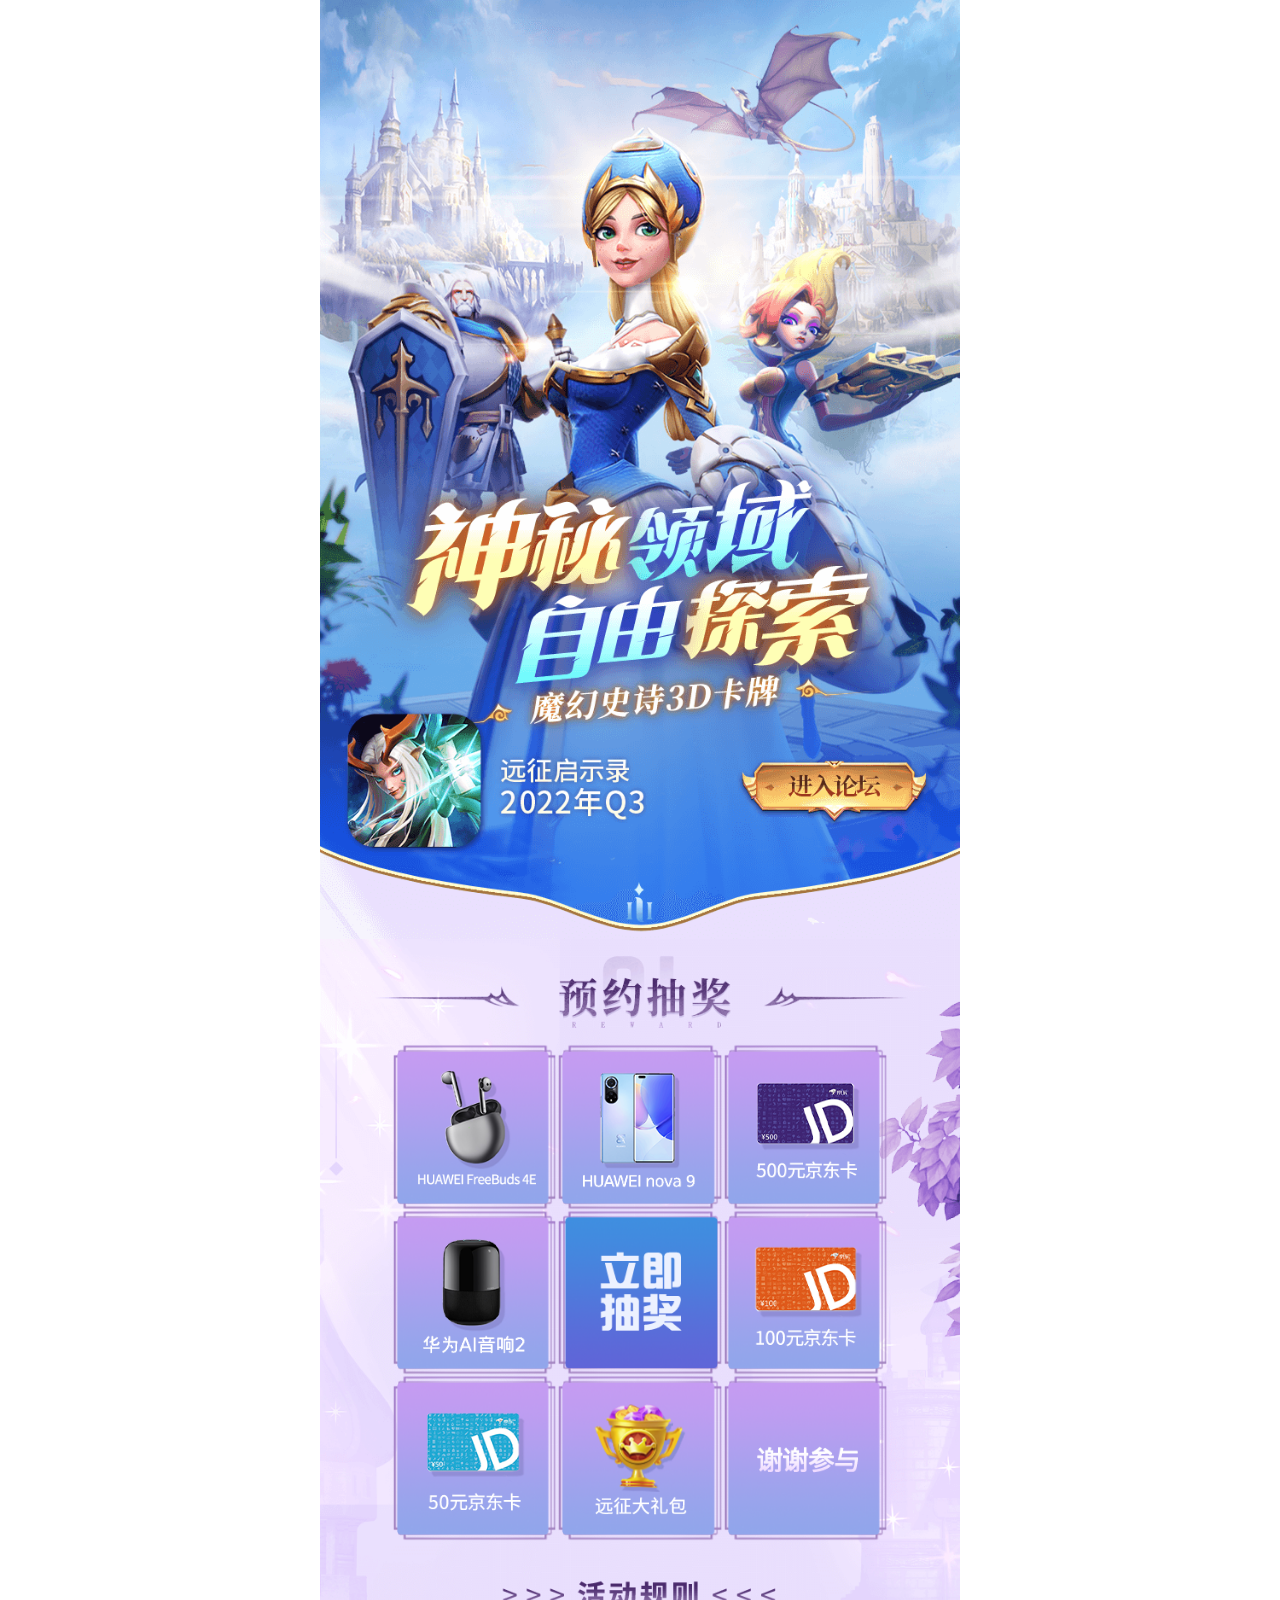
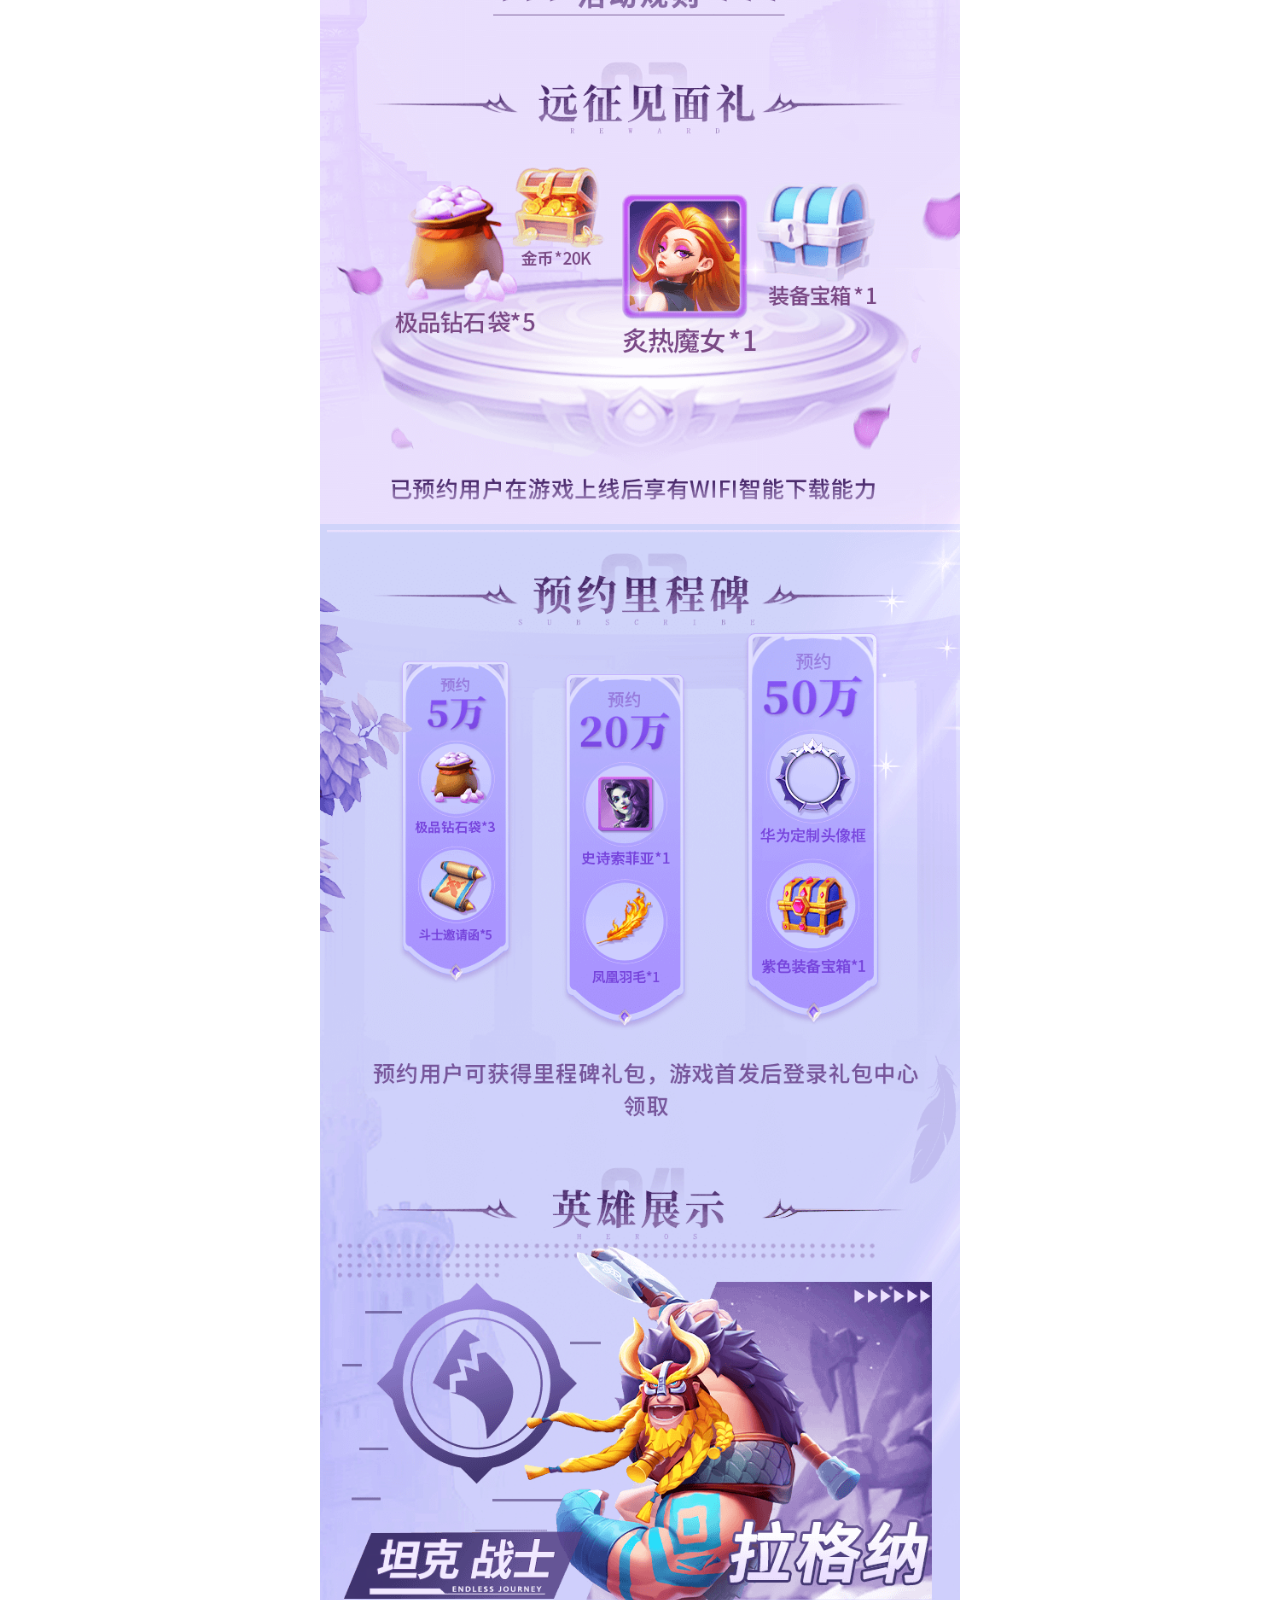
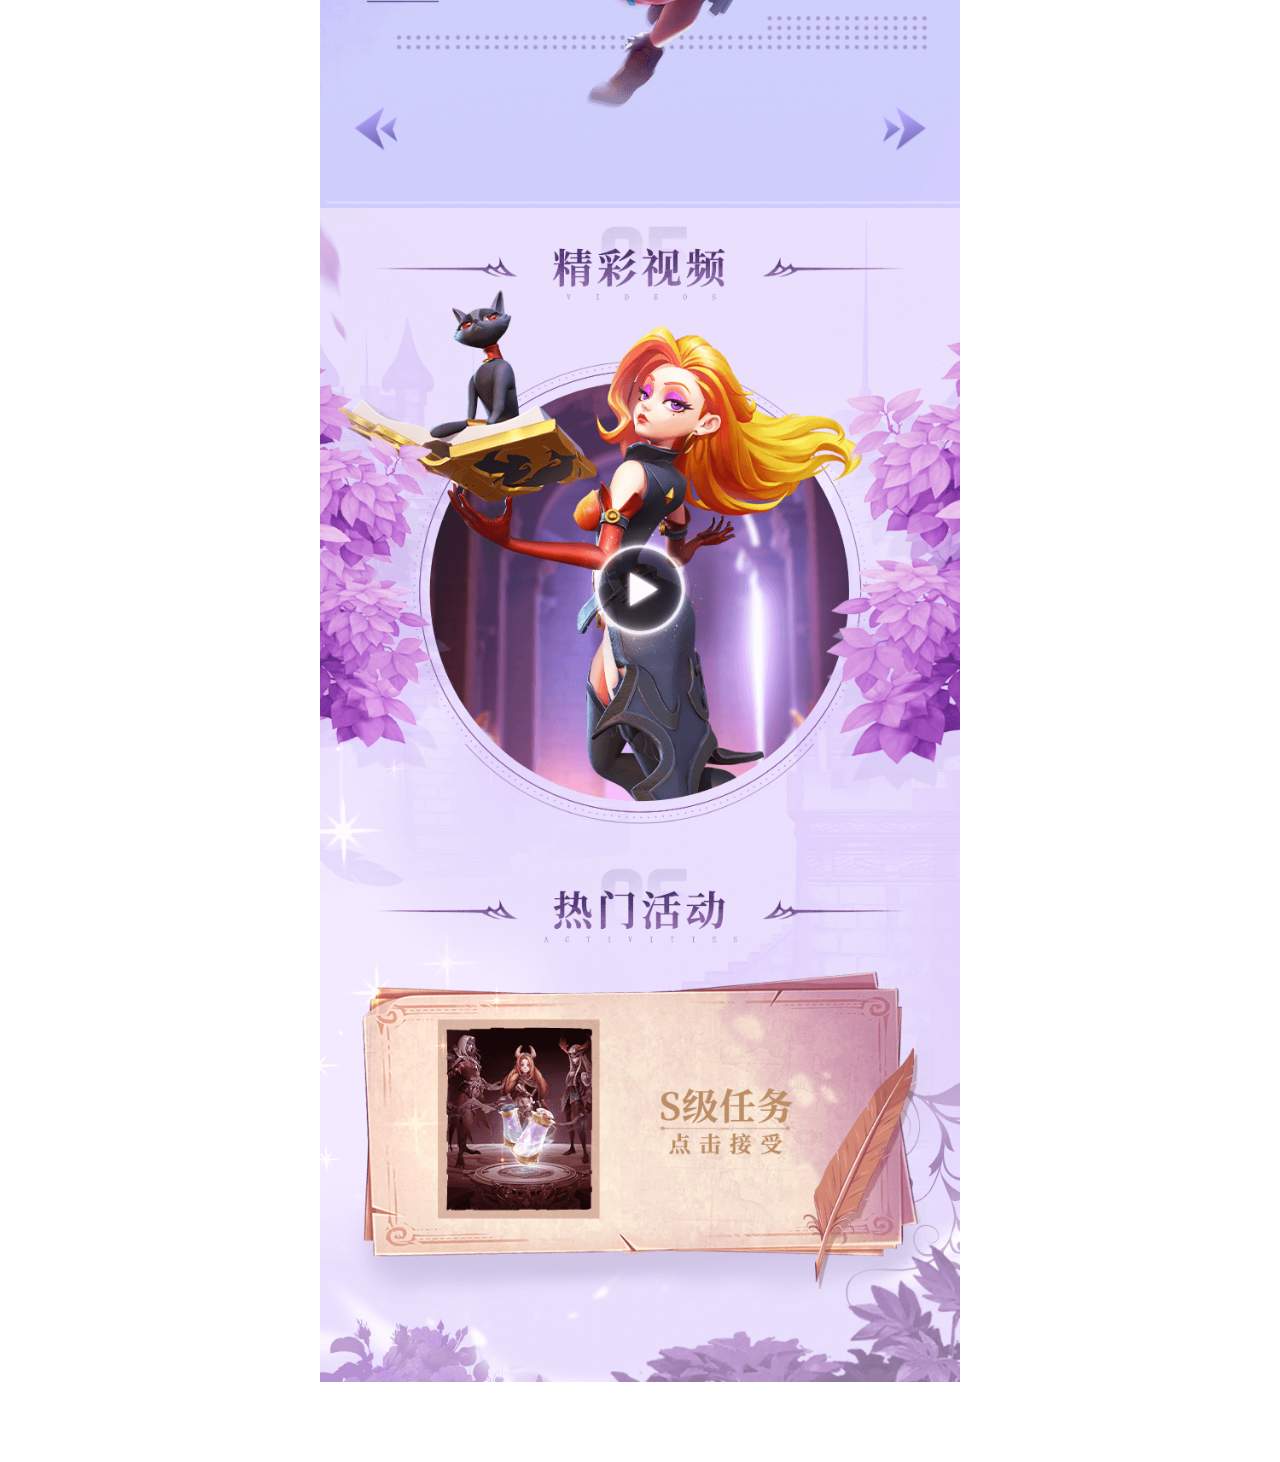
<file: H/index.html>
<!DOCTYPE html>
<html lang="en">
  <head>
    <meta charset="UTF-8" />
    <meta http-equiv="X-UA-Compatible" content="IE=edge" />
    <meta
      content="width=device-width,initial-scale=1.0,minimum-scale=1.0,maximum-scale=1.0,user-scalable=no"
      name="viewport"
    />
    <meta content="telephone=no" name="format-detection" />
    <title>Endless Journey</title>
    <link rel="stylesheet" type="text/css" href="css/index.css?jv=1.0.20220624" />
    <link rel="stylesheet" type="text/css" href="css/swiper.min.css?jv=1.0.20220624" />
    <script
      src="https://downqn.tuyoo.com/gwapp/net/jquery-1.9.1.min.js?jv=1.0.20220624"
      type="text/javascript"
      charset="utf-8"
    ></script>
    <script src="js/swiper.min.js?jv=1.0.20220624" type="text/javascript" charset="utf-8"></script>
    <script>
      ;(function (win, doc) {
        console.log('win', win)
        console.log('doc', doc)
        if (!win.addEventListener) return
        var html = document.documentElement
        function setFont() {
          var html = document.documentElement
          var k = 750
          if (html.clientWidth > 640) {
            html.style.fontSize = (640 / 750) * 100 + 'px'
          } else {
            html.style.fontSize = (html.clientWidth / k) * 100 + 'px'
          }
        }
        setFont()
        setTimeout(function () {
          setFont()
        }, 300)
        doc.addEventListener('DOMContentLoaded', setFont, false)
        win.addEventListener('resize', setFont, false)
        win.addEventListener('load', setFont, false)
      })(window, document)

      window.addEventListener(
        'load',
        function () {
          setTimeout(hideURLbar, 0)
        },
        false
      )
      function hideURLbar() {
        window.scrollTo(0, 1)
      }
    </script>
  </head>
  <body>
    <div class="part1">
      <img class="part1Bg" src="img/bg1.png?jv=1.0.20160301" alt="背景" />
      <div class="lt_btn link" data-forumid="1012324">论坛</div>
    </div>
    <div class="part2">
      <img class="part2Bg" src="img/bg2.png?jv=1.0.20220624" alt="背景" />
      <div class="lottery" id="J_lottery">
        <table border="0" cellpadding="0" cellspacing="0">
          <tbody>
            <tr>
              <td class="luck-unit luck-unit-0">
                <div class="prize"><img src="img/p0.png?jv=1.0.20220624" class="pimg" alt="HUAWEI FreeBuds 4E" /></div>
              </td>
              <td class="luck-unit luck-unit-1">
                <div class="prize"><img src="img/p1.png?jv=1.0.20220709" class="pimg" alt="HUAWEI nova 9" /></div>
              </td>
              <td class="luck-unit luck-unit-2">
                <div class="prize"><img src="img/p2.png?jv=1.0.20220624" class="pimg" alt="京东卡500" /></div>
              </td>
            </tr>
            <tr>
              <td class="luck-unit luck-unit-7">
                <div class="prize"><img src="img/p3.png?jv=1.0.20220709" class="pimg" alt="华为AI音响2" /></div>
              </td>
              <td class="cj_unit"><a href="javascript:;" id="J_cj" class="cj_btn">立即抽奖</a></td>
              <!-- 增加 btn_dom  按钮变灰 -->
              <td class="luck-unit luck-unit-3">
                <div class="prize"><img src="img/p4.png?jv=1.0.20220624" class="pimg" alt="京东卡100" /></div>
              </td>
            </tr>
            <tr>
              <td class="luck-unit luck-unit-6">
                <div class="prize"><img src="img/p5.png?jv=1.0.20220624" class="pimg" alt="京东卡50" /></div>
              </td>
              <td class="luck-unit luck-unit-5">
                <div class="prize"><img src="img/p6.png?jv=1.0.20220624" class="pimg" alt="远征大礼包" /></div>
              </td>
              <td class="luck-unit luck-unit-4">
                <div class="prize"><img src="img/p7.png?jv=1.0.20220624" alt="谢谢参与" /></div>
              </td>
            </tr>
          </tbody>
        </table>
      </div>
      <span class="rule"></span>
    </div>
    <div class="part3">
      <img class="part3Bg" src="img/bg3.png?jv=1.0.20220624" alt="背景" />
    </div>
    <div class="part4">
      <img class="part4Bg" src="img/bg4.png?jv=1.0.20220624" alt="背景" />
    </div>
    <div class="part5">
      <img class="part5Bg" src="img/bg5.png?jv=1.0.20220624" alt="背景" />
      <div class="heros">
        <div class="swiper-container swiper" id="swiper">
          <div class="swiper-wrapper">
            <!--轮播图 1-->
            <div class="swiper-slide"><img src="img/hero1.png?jv=1.0.20220624" alt="拉格纳" /></div>
            <!--轮播图 2-->
            <div class="swiper-slide"><img src="img/hero2.png?jv=1.0.20220624" alt="希尔德" /></div>
            <!--轮播图 3-->
            <div class="swiper-slide"><img src="img/hero3.png?jv=1.0.20220624" alt="哈里斯" /></div>
            <!--轮播图 4-->
            <div class="swiper-slide"><img src="img/hero4.png?jv=1.0.20220624" alt="珊卓拉" /></div>
          </div>
          <div class="swiper-pagination pagination"></div>
          <div class="swiper-button-next"></div>
          <div class="swiper-button-prev"></div>
        </div>
      </div>
    </div>
    <div class="part6">
      <img class="part6Bg" src="img/bg6.png?jv=1.0.20220624" alt="背景" />
      <span class="play"></span>
    </div>
    <div class="part7">
      <img class="part7Bg" src="img/bg7.png?jv=1.0.20220624" alt="背景" />
      <a
        class="tz_btn activity"
        href="https://appgallery.cloud.huawei.com/gs/fp/t2244474792354340868?sid=2246376314406436988&locale=zh_CN&connect_redirect=1&shareTo=weixin&shareFrom=gamebox#/"
        >论坛</a
      >
    </div>
    <div class="rulesDia dia">
      <div class="ruleBox diaBox">
        <div class="ruleClose diaClose"><i class="close1 close"></i><i class="close2 close"></i></div>
        <img class="ruleDetail" src="img/ruleDetail.png?jv=1.0.20220709" alt="活动规则" />
      </div>
    </div>
    <div class="videoDia dia"></div>
    <div class="haveLotteryDia dia">
      <div class="diaBox">
        <div class="haveLotteryClose diaClose"><i class="close1 close"></i><i class="close2 close"></i></div>
        <p class="haveLotteryDetail"></p>
        <img class="haveLotteryImg detailImg" src="img/havePre.png?jv=1.0.20220624" alt="抽奖结果" />
      </div>
    </div>
    <script src="js/hwlttz.js?jv=1.0.20220624" type="text/javascript" charset="utf-8"></script>
    <script src="js/index.js?jv=1.0.20220624" type="text/javascript" charset="utf-8"></script>
    <script>
      //设置 webview 字体大小不受系统修改而改变
      ;(function () {
        if (window.HiSpaceObject) {
          window.HiSpaceObject.setTextSizeNormal()
        }
      })()
    </script>
  </body>
</html>
</file>
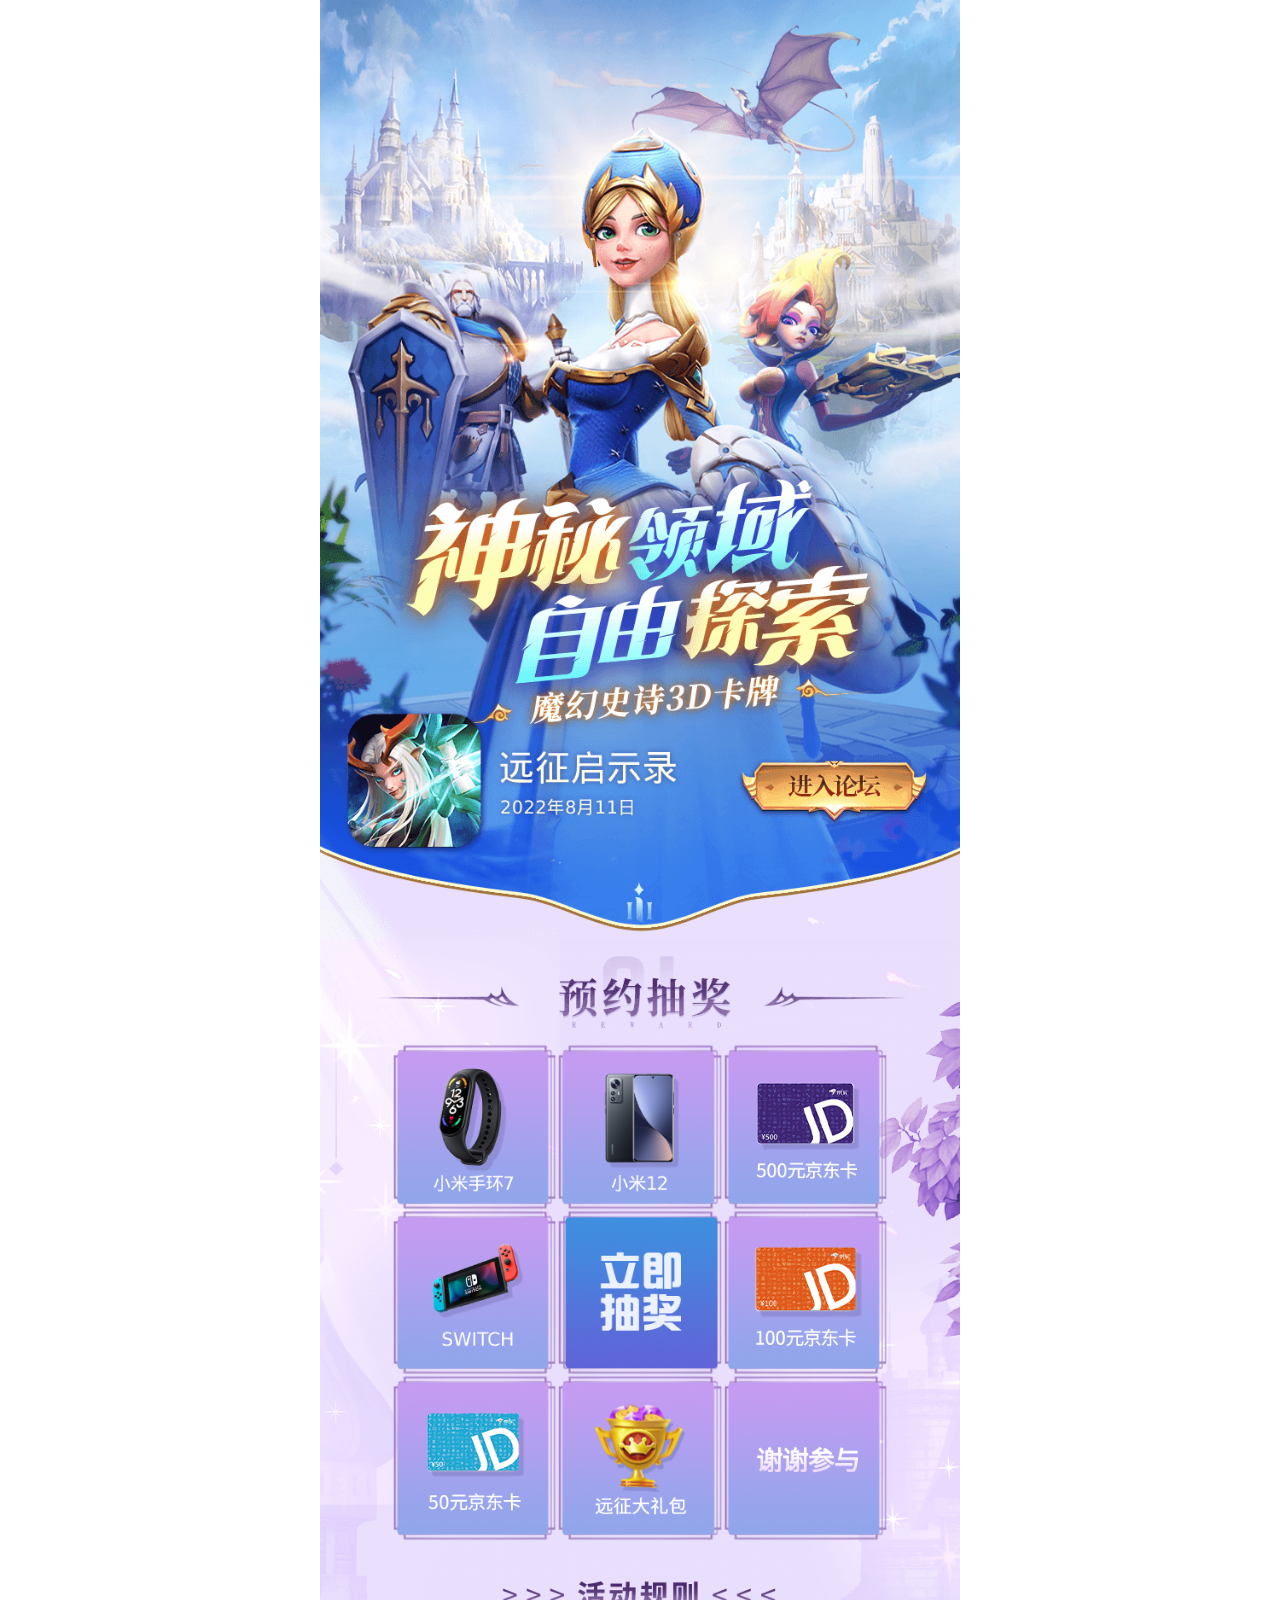
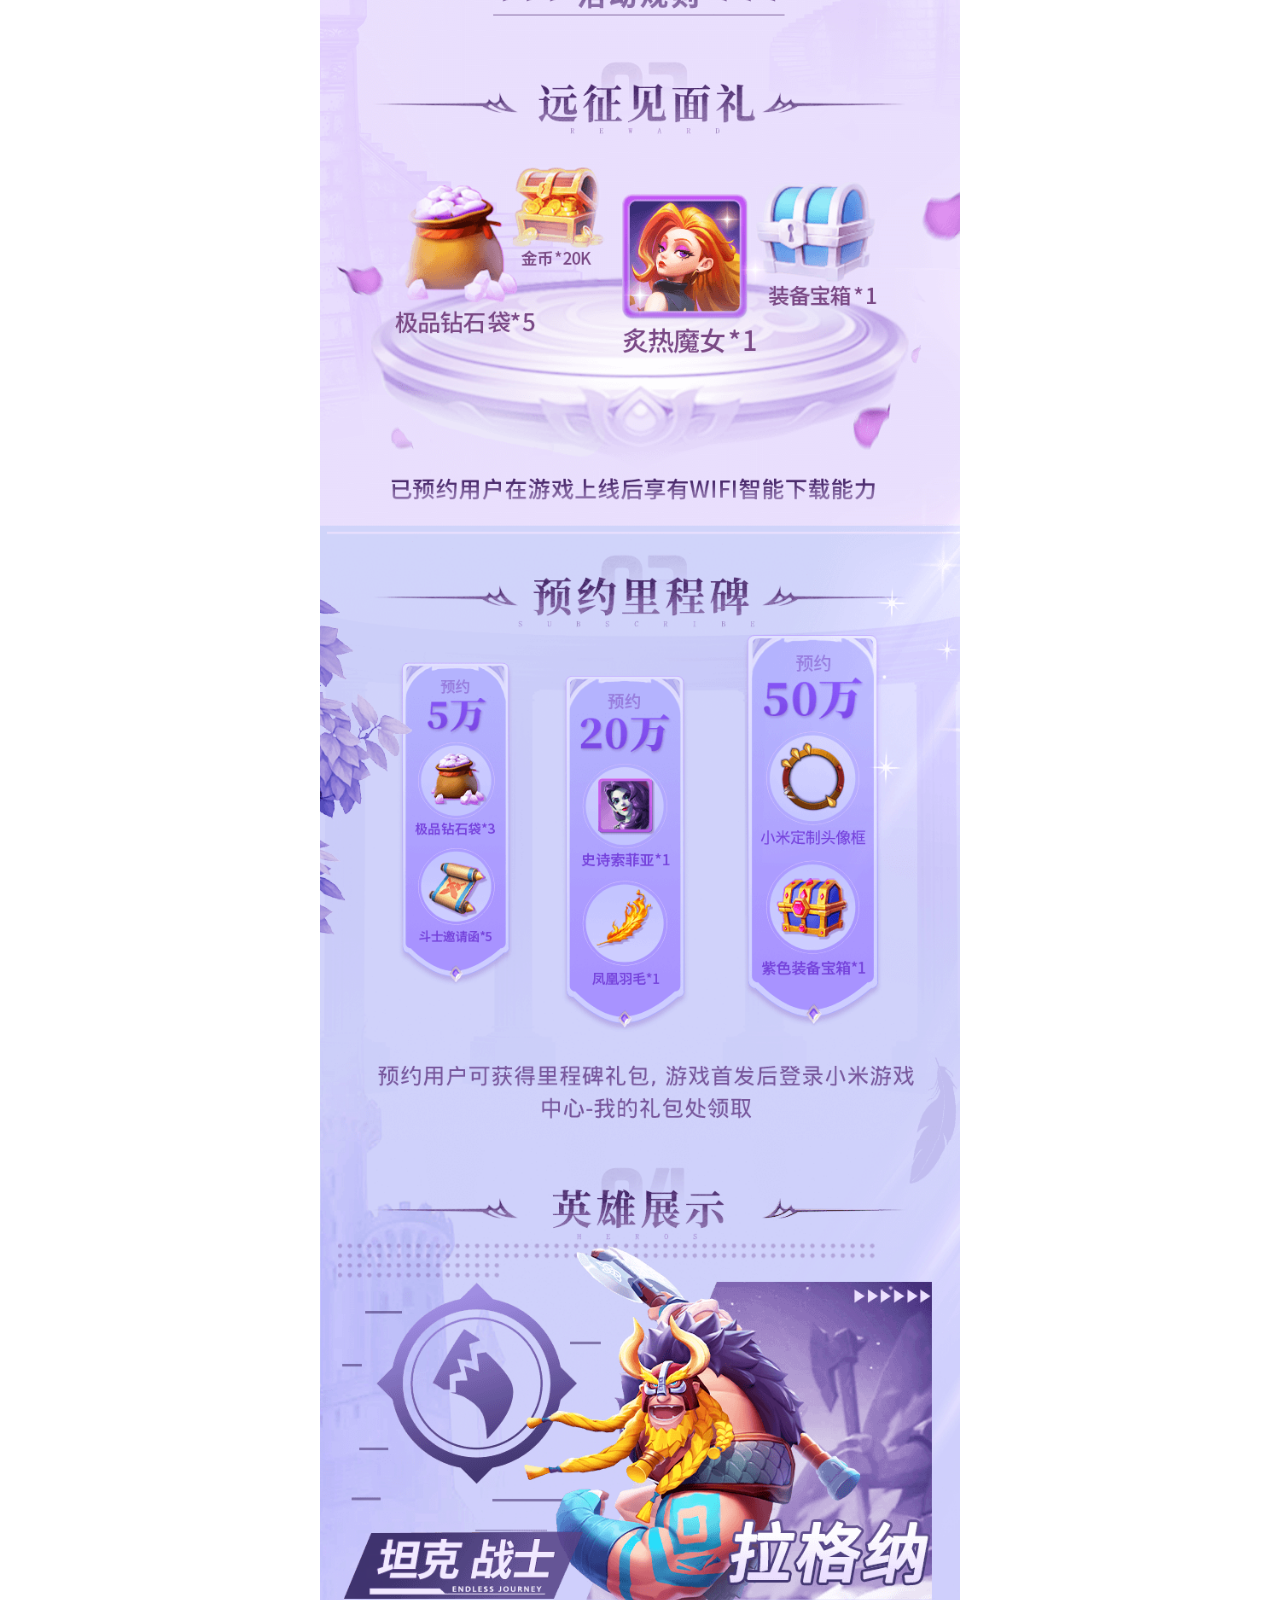
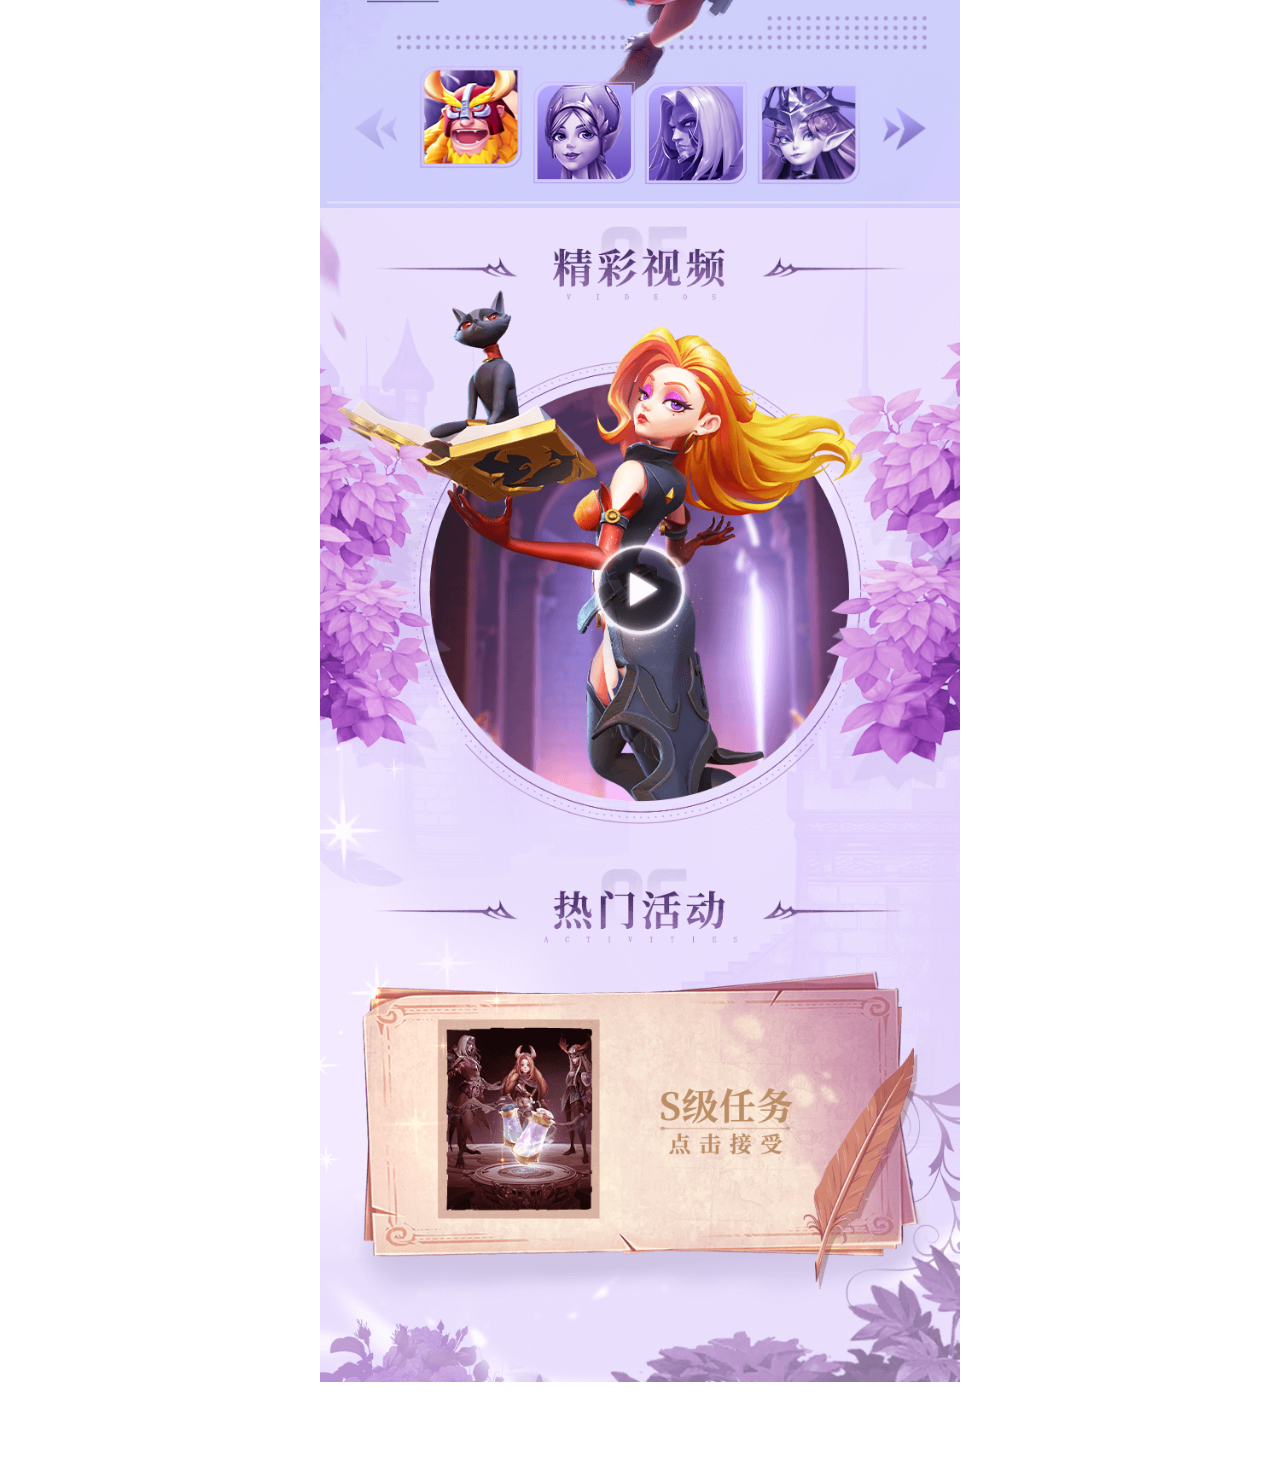
<file: M/index.html>
<!DOCTYPE html>
<html lang="en">
  <head>
    <meta charset="UTF-8" />
    <meta http-equiv="X-UA-Compatible" content="IE=edge" />
    <meta
      content="width=device-width,initial-scale=1.0,minimum-scale=1.0,maximum-scale=1.0,user-scalable=no"
      name="viewport"
    />
    <meta content="telephone=no" name="format-detection" />
    <title>Endless Journey</title>
    <link rel="stylesheet" type="text/css" href="css/index.css?jv=1.0.20220624" />
    <link rel="stylesheet" type="text/css" href="css/swiper.min.css?jv=1.0.20220624" />
    <!-- <script
      src="https://downqn.tuyoo.com/gwapp/net/jquery-1.9.1.min.js?jv=1.0.20220624"
      type="text/javascript"
      charset="utf-8"
    ></script> -->
    <script src="js/jquery.min.js?jv=1.0.20220624" type="text/javascript" charset="utf-8"></script>
    <script src="js/swiper.min.js?jv=1.0.20220624" type="text/javascript" charset="utf-8"></script>
    <script>
      ;(function (win, doc) {
        console.log('win', win)
        console.log('doc', doc)
        if (!win.addEventListener) return
        var html = document.documentElement
        function setFont() {
          var html = document.documentElement
          var k = 750
          if (html.clientWidth > 640) {
            html.style.fontSize = (640 / 750) * 100 + 'px'
          } else {
            html.style.fontSize = (html.clientWidth / k) * 100 + 'px'
          }
        }
        setFont()
        setTimeout(function () {
          setFont()
        }, 300)
        doc.addEventListener('DOMContentLoaded', setFont, false)
        win.addEventListener('resize', setFont, false)
        win.addEventListener('load', setFont, false)
      })(window, document)

      window.addEventListener(
        'load',
        function () {
          setTimeout(hideURLbar, 0)
        },
        false
      )
      function hideURLbar() {
        window.scrollTo(0, 1)
      }
    </script>
  </head>
  <body>
    <div class="part1">
      <img class="part1Bg" src="img/bg1.png?jv=1.0.20220722" alt="背景" />
      <a class="lt_btn link" href="migamecenter://circle_info_act?id=151945">论坛</a>
    </div>
    <div class="part2">
      <img class="part2Bg" src="img/bg2.png?jv=1.0.20220624" alt="背景" />
      <div class="lottery" id="J_lottery">
        <table border="0" cellpadding="0" cellspacing="0">
          <tbody>
            <tr>
              <td class="luck-unit luck-unit-0">
                <div class="prize"><img src="img/p0.png?jv=1.0.20220624" class="pimg" alt="小米手环7" /></div>
              </td>
              <td class="luck-unit luck-unit-1">
                <div class="prize"><img src="img/p1.png?jv=1.0.20220624" class="pimg" alt="小米12" /></div>
              </td>
              <td class="luck-unit luck-unit-2">
                <div class="prize"><img src="img/p2.png?jv=1.0.20220624" class="pimg" alt="京东卡500" /></div>
              </td>
            </tr>
            <tr>
              <td class="luck-unit luck-unit-7">
                <div class="prize"><img src="img/p3.png?jv=1.0.20220624" class="pimg" alt="SWITCH" /></div>
              </td>
              <!-- <td class="cj_unit"><a href="javascript:;" id="J_cj" class="cj_btn">立即抽奖</a></td> -->
              <td class="cj_unit">
                <a
                  href="migamecenter://openurl/https://game.xiaomi.com/gcAct/reservationDownload/index.html?refresh=true&hideTitleBar=1&hideBottomBtn=0&actId=4258"
                  class="cj_btn priceCenter"
                  >立即抽奖</a
                >
              </td>
              <!-- 增加 btn_dom  按钮变灰 -->
              <td class="luck-unit luck-unit-3">
                <div class="prize"><img src="img/p4.png?jv=1.0.20220624" class="pimg" alt="京东卡100" /></div>
              </td>
            </tr>
            <tr>
              <td class="luck-unit luck-unit-6">
                <div class="prize"><img src="img/p5.png?jv=1.0.20220624" class="pimg" alt="京东卡50" /></div>
              </td>
              <td class="luck-unit luck-unit-5">
                <div class="prize"><img src="img/p6.png?jv=1.0.20220624" class="pimg" alt="远征大礼包" /></div>
              </td>
              <td class="luck-unit luck-unit-4">
                <div class="prize"><img src="img/p7.png?jv=1.0.20220624" alt="谢谢参与" /></div>
              </td>
            </tr>
          </tbody>
        </table>
      </div>
      <span class="rule"></span>
    </div>
    <div class="part3">
      <img class="part3Bg" src="img/bg3.png?jv=1.0.20220624" alt="背景" />
    </div>
    <div class="part4">
      <img class="part4Bg" src="img/bg4.png?jv=1.0.20220729" alt="背景" />
    </div>
    <div class="part5">
      <img class="part5Bg" src="img/bg5.png?jv=1.0.20220624" alt="背景" />
      <div class="heros">
        <div class="swiper-container swiper" id="swiper">
          <div class="swiper-wrapper">
            <!--轮播图 1-->
            <div class="swiper-slide"><img src="img/hero1.png?jv=1.0.20220624" alt="拉格纳" /></div>
            <!--轮播图 2-->
            <div class="swiper-slide"><img src="img/hero2.png?jv=1.0.20220624" alt="希尔德" /></div>
            <!--轮播图 3-->
            <div class="swiper-slide"><img src="img/hero3.png?jv=1.0.20220624" alt="哈里斯" /></div>
            <!--轮播图 4-->
            <div class="swiper-slide"><img src="img/hero4.png?jv=1.0.20220624" alt="珊卓拉" /></div>
          </div>
          <div class="swiper-pagination pagination"></div>
          <div class="swiper-button-next"></div>
          <div class="swiper-button-prev"></div>
        </div>
      </div>
    </div>
    <div class="part6">
      <img class="part6Bg" src="img/bg6.png?jv=1.0.20220624" alt="背景" />
      <span class="play"></span>
    </div>
    <div class="part7">
      <img class="part7Bg" src="img/bg7.png?jv=1.0.20220624" alt="背景" />
      <a
        class="tz_btn activity"
        href="migamecenter://openurl/https://game.xiaomi.com/viewpoint/1438278677_1656071736864_14"
        >论坛</a
      >
    </div>
    <div class="rulesDia dia">
      <div class="ruleBox diaBox">
        <div class="ruleClose diaClose"><i class="close1 close"></i><i class="close2 close"></i></div>
        <img class="ruleDetail" src="img/ruleDetail.png?jv=1.0.20220624" alt="活动规则" />
      </div>
    </div>
    <div class="videoDia dia"></div>
    <div class="haveLotteryDia dia">
      <div class="diaBox">
        <div class="haveLotteryClose diaClose"><i class="close1 close"></i><i class="close2 close"></i></div>
        <p class="haveLotteryDetail"></p>
        <img class="haveLotteryImg detailImg" src="img/havePre.png?jv=1.0.20220624" alt="抽奖结果" />
      </div>
    </div>
    <script src="js/index.js?jv=1.0.20220624" text="text/javascript" charset="utf-8"></script>
    <script>
      //设置 webview 字体大小不受系统修改而改变
      ;(function () {
        if (window.HiSpaceObject) {
          window.HiSpaceObject.setTextSizeNormal()
        }
      })()
    </script>
  </body>
</html>
</file>
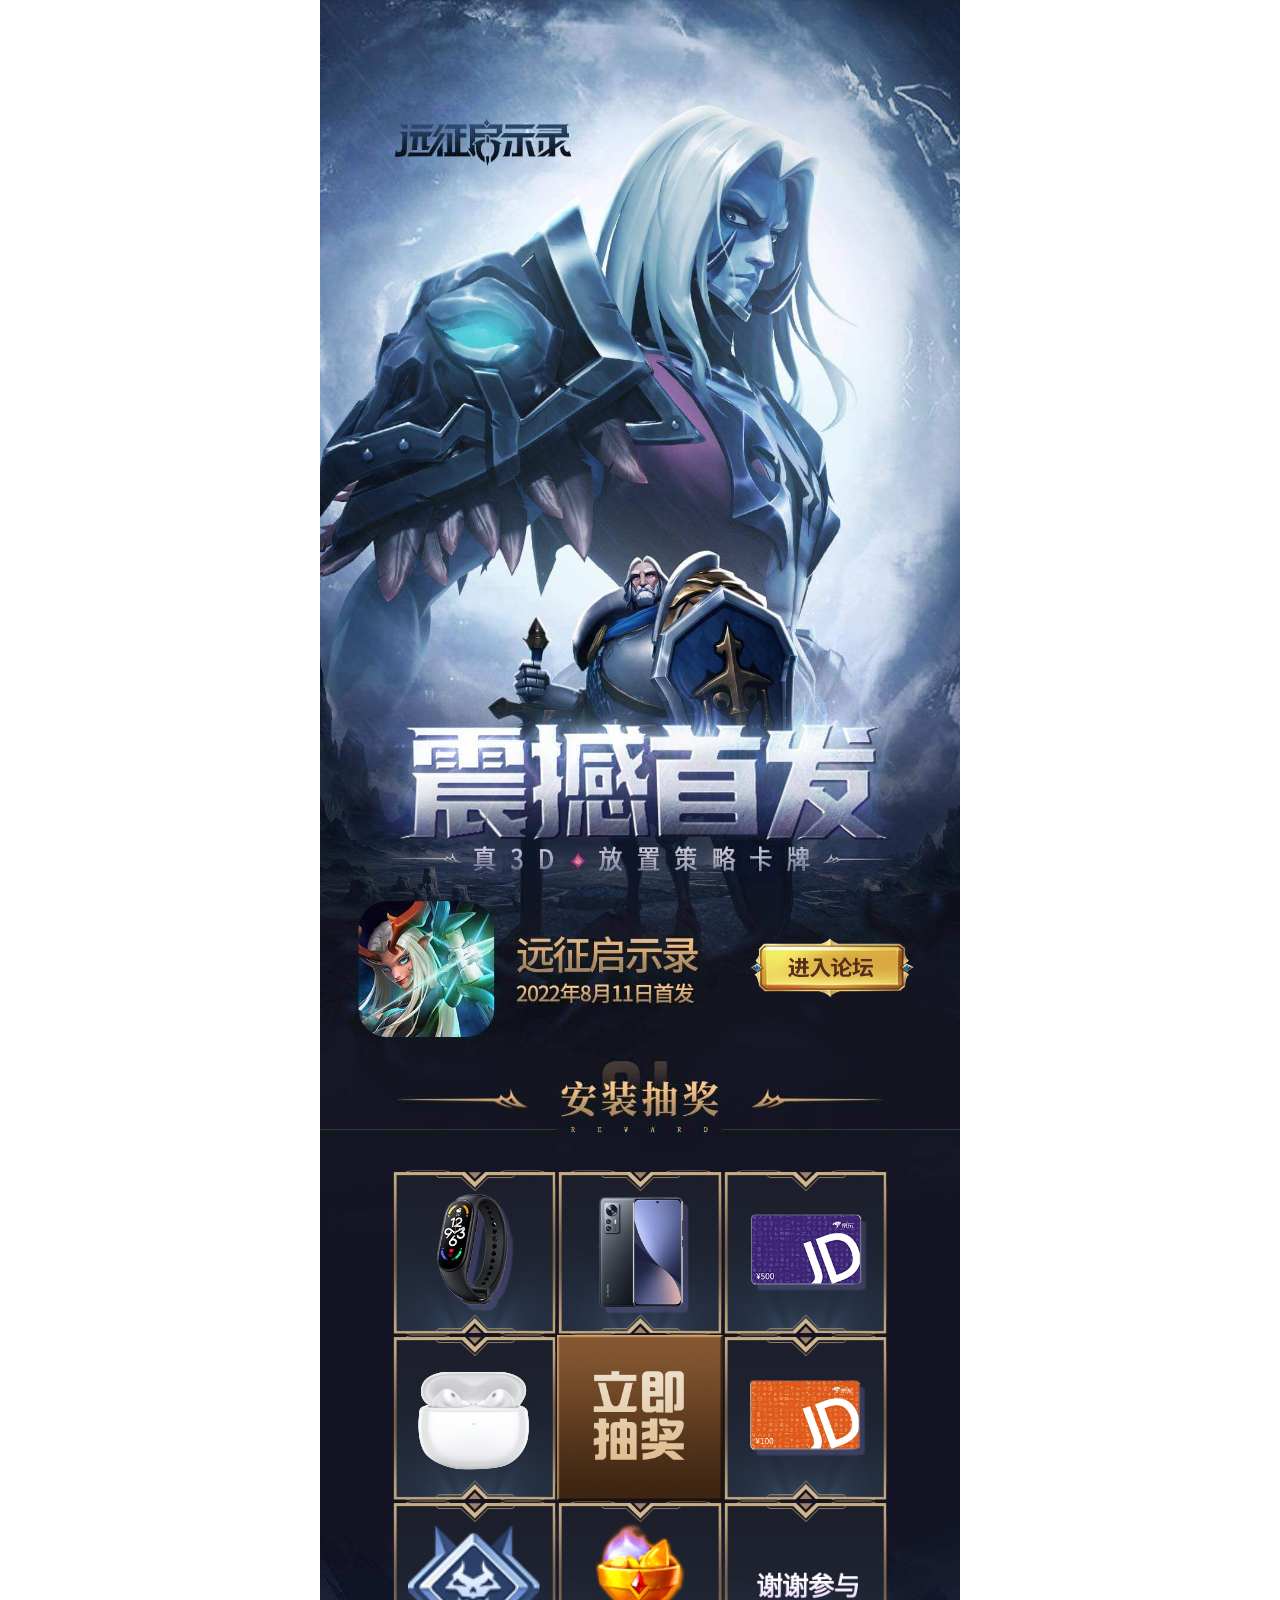
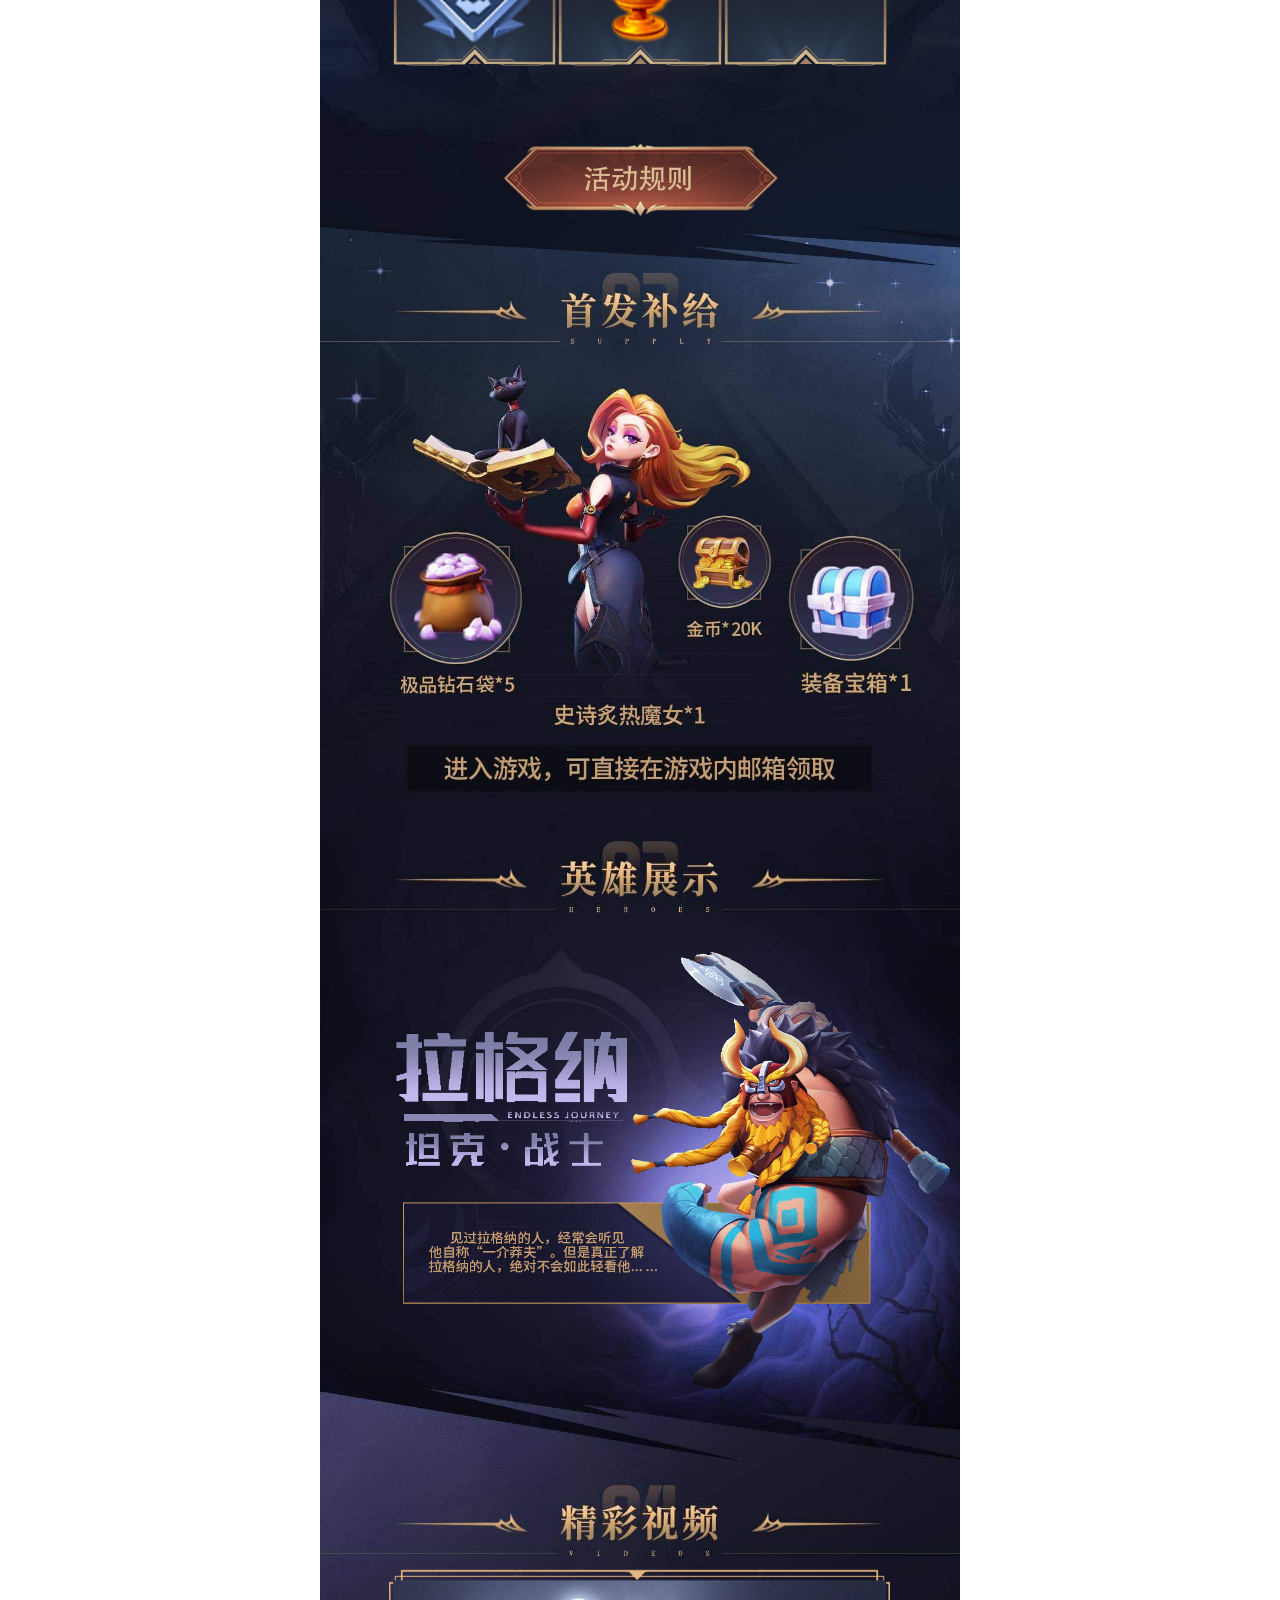
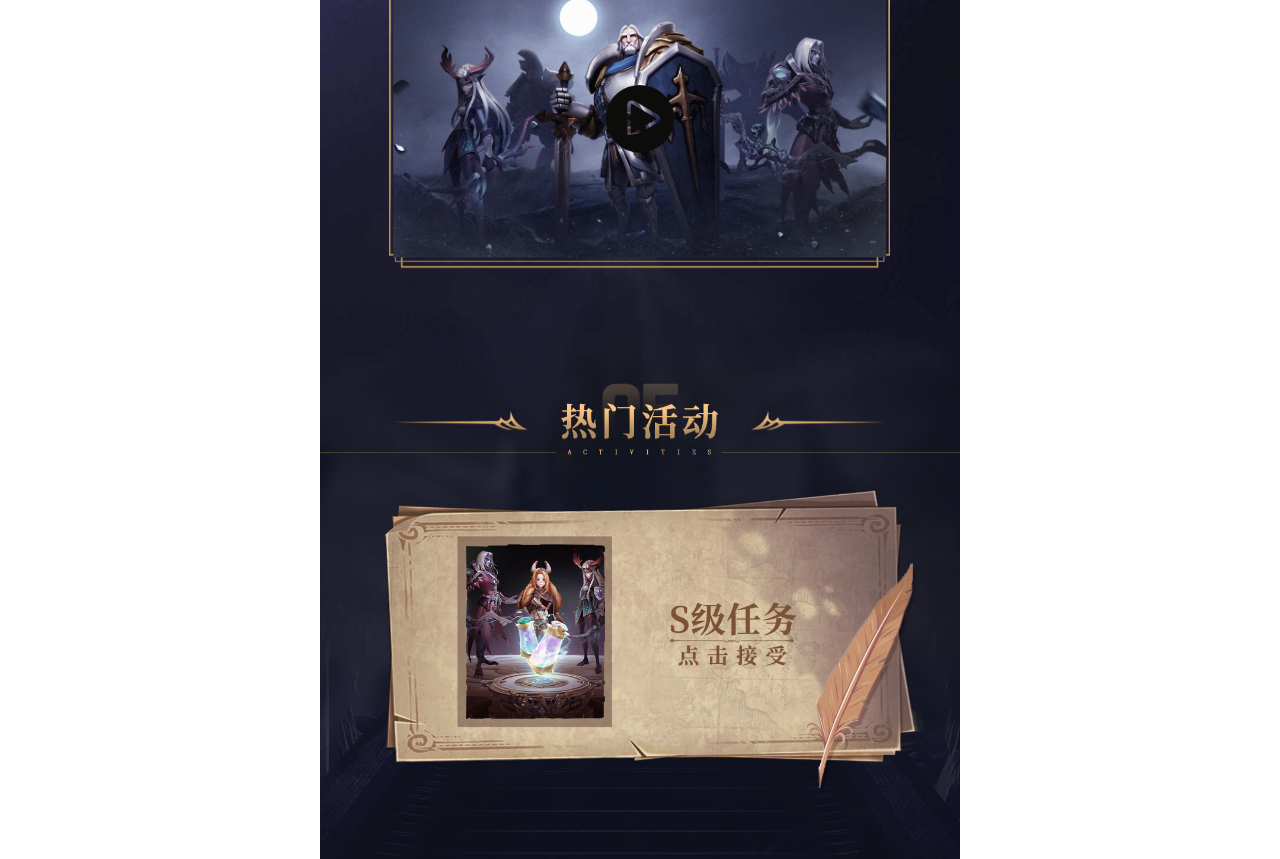
<file: Mreset/index.html>
<!DOCTYPE html>
<html lang="en">
  <head>
    <meta charset="UTF-8" />
    <meta http-equiv="X-UA-Compatible" content="IE=edge" />
    <meta
      content="width=device-width,initial-scale=1.0,minimum-scale=1.0,maximum-scale=1.0,user-scalable=no"
      name="viewport"
    />
    <meta content="telephone=no" name="format-detection" />
    <title>Endless Journey</title>
    <link rel="stylesheet" type="text/css" href="css/index.css?jv=1.0.20220624" />
    <link rel="stylesheet" type="text/css" href="css/swiper.min.css?jv=1.0.20220624" />
    <script src="js/jquery.min.js?jv=1.0.20220624" type="text/javascript" charset="utf-8"></script>
    <script src="js/swiper.min.js?jv=1.0.20220624" type="text/javascript" charset="utf-8"></script>
    <script>
      ;(function (win, doc) {
        console.log('win', win)
        console.log('doc', doc)
        if (!win.addEventListener) return
        var html = document.documentElement
        function setFont() {
          var html = document.documentElement
          var k = 750
          if (html.clientWidth > 640) {
            html.style.fontSize = (640 / 750) * 100 + 'px'
          } else {
            html.style.fontSize = (html.clientWidth / k) * 100 + 'px'
          }
        }
        setFont()
        setTimeout(function () {
          setFont()
        }, 300)
        doc.addEventListener('DOMContentLoaded', setFont, false)
        win.addEventListener('resize', setFont, false)
        win.addEventListener('load', setFont, false)
      })(window, document)

      window.addEventListener(
        'load',
        function () {
          setTimeout(hideURLbar, 0)
        },
        false
      )
      function hideURLbar() {
        window.scrollTo(0, 1)
      }
    </script>
  </head>
  <body>
    <div class="part1">
      <img class="bg" src="img/bg.jpg?jv=1.0.20220802" alt="背景" />
      <img class="ltLink" src="img/ltBtn.png?jv=1.0.20220802" alt="论坛" />
      <div class="lottery">
        <table border="0" cellpadding="0" cellspacing="0">
          <tbody>
            <tr>
              <td class="luck-unit luck-unit-0">
                <div class="prize"><img src="img/p0.png?jv=1.0.20220802" class="pimg" alt="小米手环7" /></div>
              </td>
              <td class="luck-unit luck-unit-1">
                <div class="prize"><img src="img/p1.png?jv=1.0.20220802" class="pimg" alt="小米12" /></div>
              </td>
              <td class="luck-unit luck-unit-2">
                <div class="prize"><img src="img/p2.png?jv=1.0.20220802" class="pimg" alt="京东卡500" /></div>
              </td>
            </tr>
            <tr>
              <td class="luck-unit luck-unit-7">
                <div class="prize"><img src="img/p3.png?jv=1.0.20220802" class="pimg" alt="SWITCH" /></div>
              </td>
              <td class="cj_unit">
                <a
                  href="migamecenter://openurl/https://game.xiaomi.com/gcAct/reservationDownload/index.html?refresh=true&hideTitleBar=1&hideBottomBtn=0&actId=4258"
                  class="cj_btn priceCenter"
                  >立即抽奖</a
                >
              </td>
              <!-- 增加 btn_dom  按钮变灰 -->
              <td class="luck-unit luck-unit-3">
                <div class="prize"><img src="img/p4.png?jv=1.0.20220802" class="pimg" alt="京东卡100" /></div>
              </td>
            </tr>
            <tr>
              <td class="luck-unit luck-unit-6">
                <div class="prize"><img src="img/p5.png?jv=1.0.20220802" class="pimg" alt="京东卡50" /></div>
              </td>
              <td class="luck-unit luck-unit-5">
                <div class="prize"><img src="img/p6.png?jv=1.0.20220802" class="pimg" alt="远征大礼包" /></div>
              </td>
              <td class="luck-unit luck-unit-4">
                <div class="prize"><img src="img/p7.png?jv=1.0.20220802" alt="谢谢参与" /></div>
              </td>
            </tr>
          </tbody>
        </table>
      </div>
      <img class="rule" src="img/ruleBtn.png" alt="活动规则" />
      <div class="heros">
        <div class="swiper-container swiper" id="swiper">
          <div class="swiper-wrapper">
            <!--轮播图 1-->
            <div class="swiper-slide"><img src="img/hero1.png?jv=1.0.20220802" alt="拉格纳" /></div>
            <!--轮播图 2-->
            <div class="swiper-slide"><img src="img/hero2.png?jv=1.0.20220802" alt="希尔德" /></div>
            <!--轮播图 3-->
            <div class="swiper-slide"><img src="img/hero3.png?jv=1.0.20220802" alt="哈里斯" /></div>
            <!--轮播图 4-->
            <div class="swiper-slide"><img src="img/hero4.png?jv=1.0.20220802" alt="珊卓拉" /></div>
          </div>
        </div>
      </div>
      <div class="videoPart">
        <img class="videoBg" src="img/videoBg.png" alt="视频封面框" />
        <img class="videoImg" src="img/videoImg.jpg" alt="视频封面图" />
        <img class="play" src="img/play.png" alt="播放按钮" />
      </div>
    </div>
    <div class="part2">
      <img class="sActivity" src="img/sActivity.jpg?jv=1.0.20220802" alt="s级活动" />
    </div>
    <div class="rulesDia dia">
      <div class="ruleBox diaBox">
        <div class="ruleClose diaClose"><i class="close1 close"></i><i class="close2 close"></i></div>
        <img class="ruleDetail" src="img/ruleDetail.png?jv=1.0.20220624" alt="活动规则" />
      </div>
    </div>
    <div class="videoDia dia"></div>
    <div class="haveLotteryDia dia">
      <div class="diaBox">
        <div class="haveLotteryClose diaClose"><i class="close1 close"></i><i class="close2 close"></i></div>
        <p class="haveLotteryDetail"></p>
        <img class="haveLotteryImg detailImg" src="img/havePre.png?jv=1.0.20220624" alt="抽奖结果" />
      </div>
    </div>
    <script src="js/index.js?jv=1.0.20220624" text="text/javascript" charset="utf-8"></script>
    <script>
      //设置 webview 字体大小不受系统修改而改变
      ;(function () {
        if (window.HiSpaceObject) {
          window.HiSpaceObject.setTextSizeNormal()
        }
      })()
    </script>
  </body>
</html>
</file>
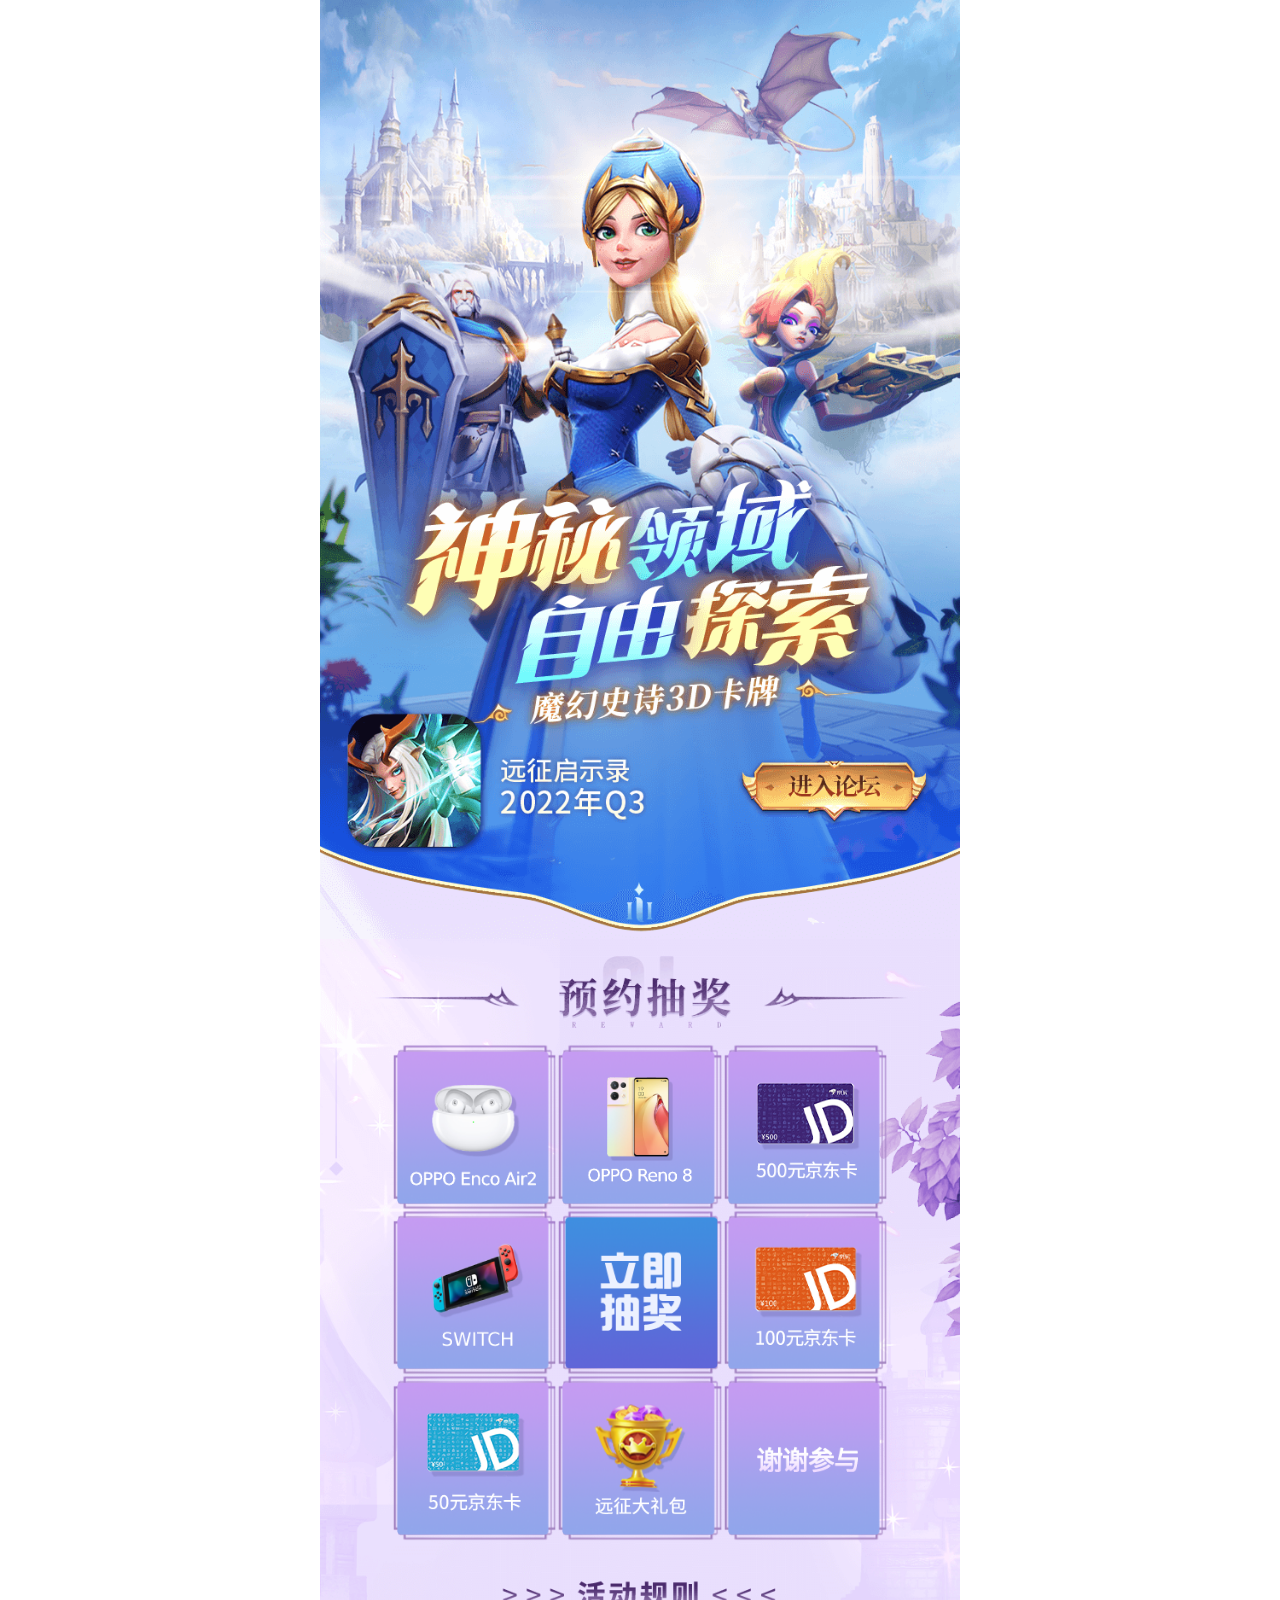
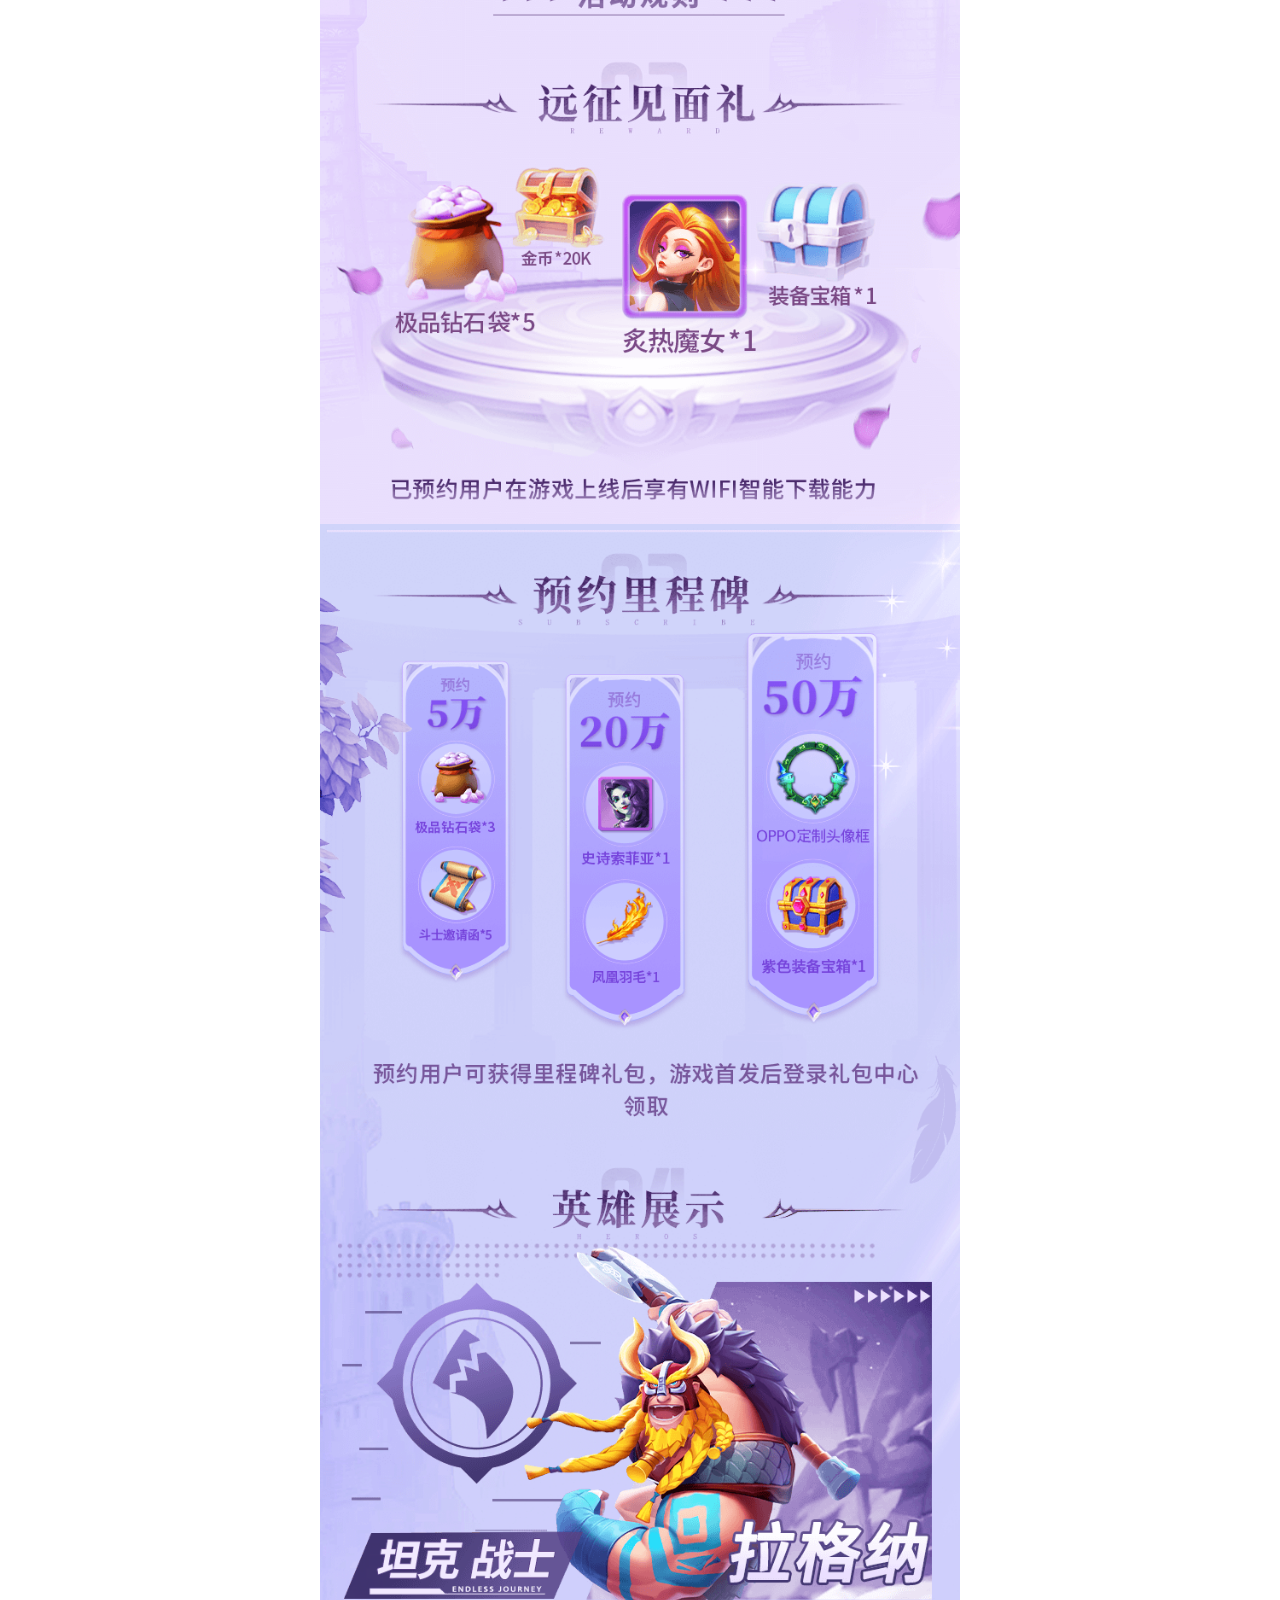
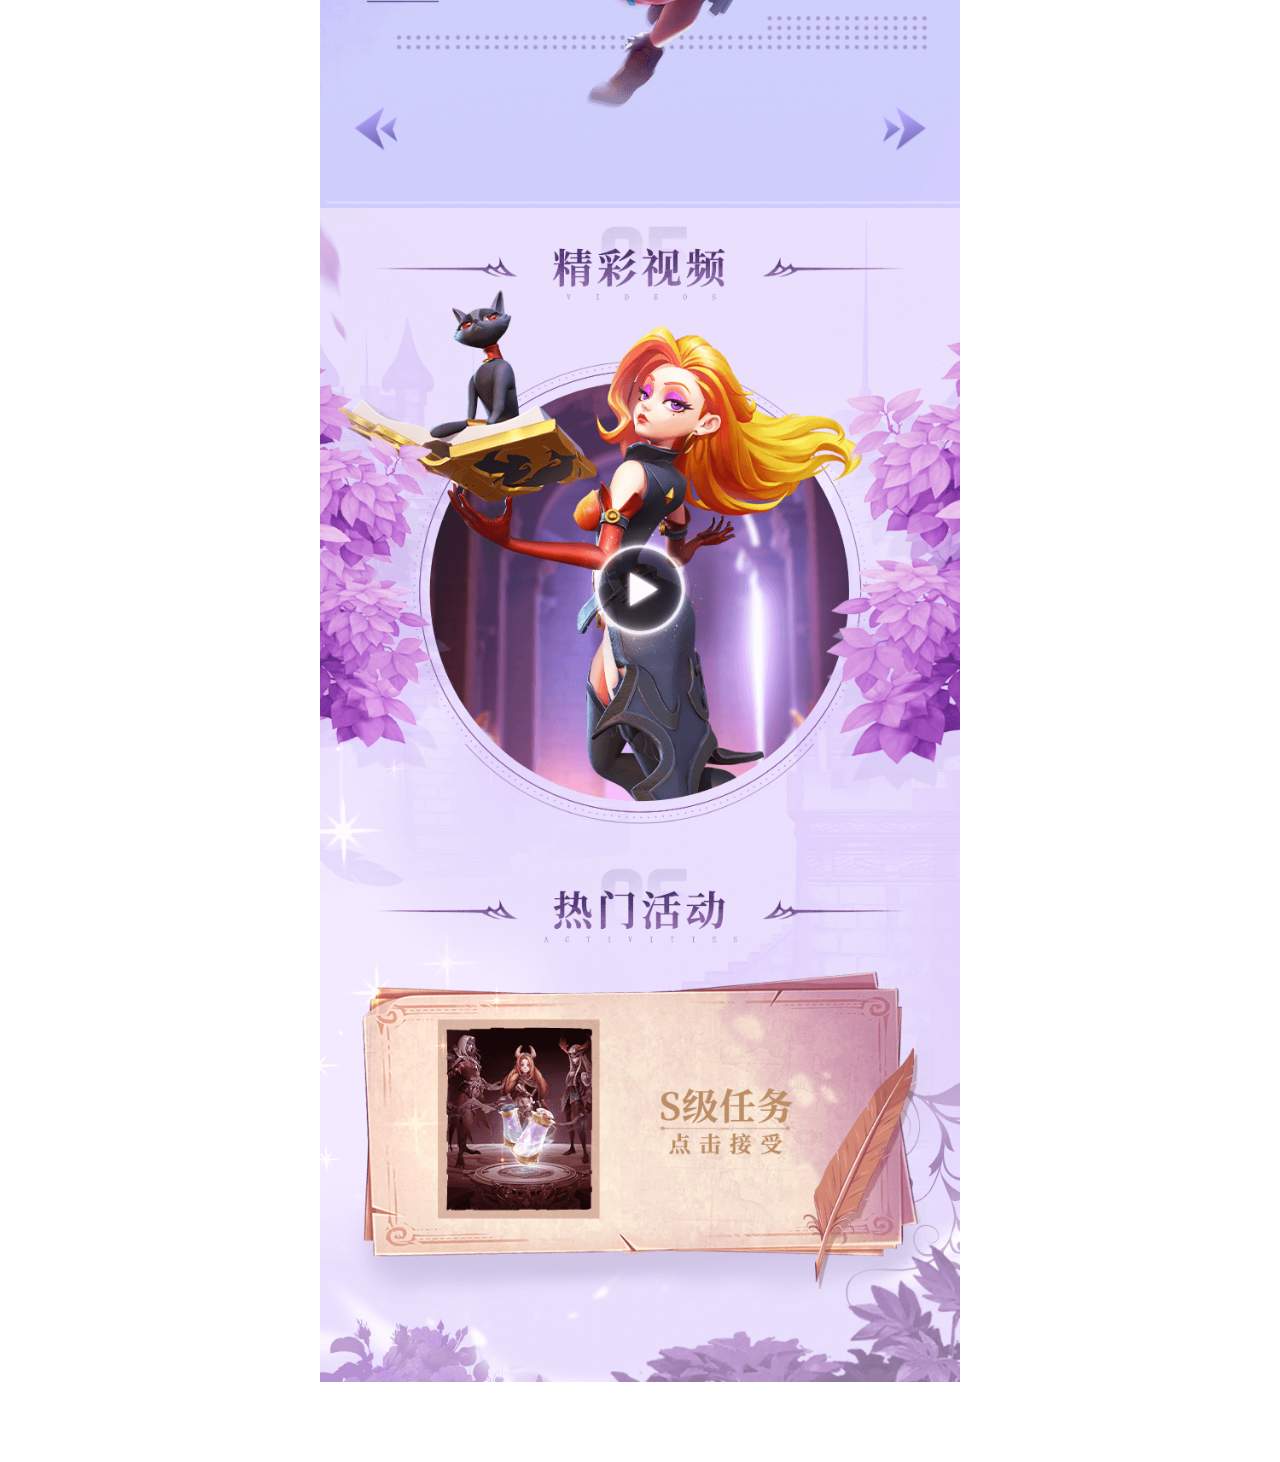
<file: O/index.html>
<!DOCTYPE html>
<html lang="en">
  <head>
    <meta charset="UTF-8" />
    <meta http-equiv="X-UA-Compatible" content="IE=edge" />
    <meta
      content="width=device-width,initial-scale=1.0,minimum-scale=1.0,maximum-scale=1.0,user-scalable=no"
      name="viewport"
    />
    <meta content="telephone=no" name="format-detection" />
    <title>Endless Journey</title>
    <link rel="stylesheet" type="text/css" href="css/index.css?jv=1.0.20220624" />
    <link rel="stylesheet" type="text/css" href="css/swiper.min.css?jv=1.0.20220624" />
    <script
      src="https://downqn.tuyoo.com/gwapp/net/jquery-1.9.1.min.js?jv=1.0.20220624"
      type="text/javascript"
      charset="utf-8"
    ></script>
    <script src="js/swiper.min.js?jv=1.0.20220624" type="text/javascript" charset="utf-8"></script>
    <script>
      ;(function (win, doc) {
        console.log('win', win)
        console.log('doc', doc)
        if (!win.addEventListener) return
        var html = document.documentElement
        function setFont() {
          var html = document.documentElement
          var k = 750
          if (html.clientWidth > 640) {
            html.style.fontSize = (640 / 750) * 100 + 'px'
          } else {
            html.style.fontSize = (html.clientWidth / k) * 100 + 'px'
          }
        }
        setFont()
        setTimeout(function () {
          setFont()
        }, 300)
        doc.addEventListener('DOMContentLoaded', setFont, false)
        win.addEventListener('resize', setFont, false)
        win.addEventListener('load', setFont, false)
      })(window, document)

      window.addEventListener(
        'load',
        function () {
          setTimeout(hideURLbar, 0)
        },
        false
      )
      function hideURLbar() {
        window.scrollTo(0, 1)
      }
    </script>
  </head>
  <body>
    <div class="part1">
      <img class="part1Bg" src="img/bg1.png?jv=1.0.20160301" alt="背景" />
      <a class="lt_btn link" href="https://game.oppomobile.com/bbs/index.html?threadId=10109312&board=22558#/detail"
        >论坛</a
      >
    </div>
    <div class="part2">
      <img class="part2Bg" src="img/bg2.png?jv=1.0.20220624" alt="背景" />
      <div class="lottery" id="J_lottery">
        <table border="0" cellpadding="0" cellspacing="0">
          <tbody>
            <tr>
              <td class="luck-unit luck-unit-0">
                <div class="prize"><img src="img/p0.png?jv=1.0.20220624" class="pimg" alt="OPPO Enco Air2" /></div>
              </td>
              <td class="luck-unit luck-unit-1">
                <div class="prize"><img src="img/p1.png?jv=1.0.20220624" class="pimg" alt="OPPO Reno 8" /></div>
              </td>
              <td class="luck-unit luck-unit-2">
                <div class="prize"><img src="img/p2.png?jv=1.0.20220624" class="pimg" alt="SWITCH" /></div>
              </td>
            </tr>
            <tr>
              <td class="luck-unit luck-unit-7">
                <div class="prize"><img src="img/p3.png?jv=1.0.20220624" class="pimg" alt="京东卡500" /></div>
              </td>
              <td class="cj_unit"><a href="javascript:;" id="J_cj" class="cj_btn">立即抽奖</a></td>
              <!-- 增加 btn_dom  按钮变灰 -->
              <td class="luck-unit luck-unit-3">
                <div class="prize"><img src="img/p4.png?jv=1.0.20220624" class="pimg" alt="京东卡100" /></div>
              </td>
            </tr>
            <tr>
              <td class="luck-unit luck-unit-6">
                <div class="prize"><img src="img/p5.png?jv=1.0.20220624" class="pimg" alt="京东卡50" /></div>
              </td>
              <td class="luck-unit luck-unit-5">
                <div class="prize"><img src="img/p6.png?jv=1.0.20220624" class="pimg" alt="远征大礼包" /></div>
              </td>
              <td class="luck-unit luck-unit-4">
                <div class="prize"><img src="img/p7.png?jv=1.0.20220624" alt="谢谢参与" /></div>
              </td>
            </tr>
          </tbody>
        </table>
      </div>
      <span class="rule"></span>
    </div>
    <div class="part3">
      <img class="part3Bg" src="img/bg3.png?jv=1.0.20220624" alt="背景" />
    </div>
    <div class="part4">
      <img class="part4Bg" src="img/bg4.png?jv=1.0.20220624" alt="背景" />
    </div>
    <div class="part5">
      <img class="part5Bg" src="img/bg5.png?jv=1.0.20220624" alt="背景" />
      <div class="heros">
        <div class="swiper-container swiper" id="swiper">
          <div class="swiper-wrapper">
            <!--轮播图 1-->
            <div class="swiper-slide"><img src="img/hero1.png?jv=1.0.20220624" alt="拉格纳" /></div>
            <!--轮播图 2-->
            <div class="swiper-slide"><img src="img/hero2.png?jv=1.0.20220624" alt="希尔德" /></div>
            <!--轮播图 3-->
            <div class="swiper-slide"><img src="img/hero3.png?jv=1.0.20220624" alt="哈里斯" /></div>
            <!--轮播图 4-->
            <div class="swiper-slide"><img src="img/hero4.png?jv=1.0.20220624" alt="珊卓拉" /></div>
          </div>
          <div class="swiper-pagination pagination"></div>
          <div class="swiper-button-next"></div>
          <div class="swiper-button-prev"></div>
        </div>
      </div>
    </div>
    <div class="part6">
      <img class="part6Bg" src="img/bg6.png?jv=1.0.20220624" alt="背景" />
      <span class="play"></span>
    </div>
    <div class="part7">
      <img class="part7Bg" src="img/bg7.png?jv=1.0.20220624" alt="背景" />
      <a class="tz_btn activity" href="https://game.oppomobile.com/bbs/index.html?threadId=10109312&board=22558#/detail"
        >论坛</a
      >
    </div>
    <div class="rulesDia dia">
      <div class="ruleBox diaBox">
        <div class="ruleClose diaClose"><i class="close1 close"></i><i class="close2 close"></i></div>
        <img class="ruleDetail" src="img/ruleDetail.png?jv=1.0.20220624" alt="活动规则" />
      </div>
    </div>
    <div class="videoDia dia"></div>
    <div class="haveLotteryDia dia">
      <div class="diaBox">
        <div class="haveLotteryClose diaClose"><i class="close1 close"></i><i class="close2 close"></i></div>
        <p class="haveLotteryDetail"></p>
        <img class="haveLotteryImg detailImg" src="img/havePre.png?jv=1.0.20220624" alt="抽奖结果" />
      </div>
    </div>
    <script src="js/index.js?jv=1.0.20220624" text="text/javascript" charset="utf-8"></script>
    <script>
      //设置 webview 字体大小不受系统修改而改变
      ;(function () {
        if (window.HiSpaceObject) {
          window.HiSpaceObject.setTextSizeNormal()
        }
      })()
    </script>
  </body>
</html>
</file>
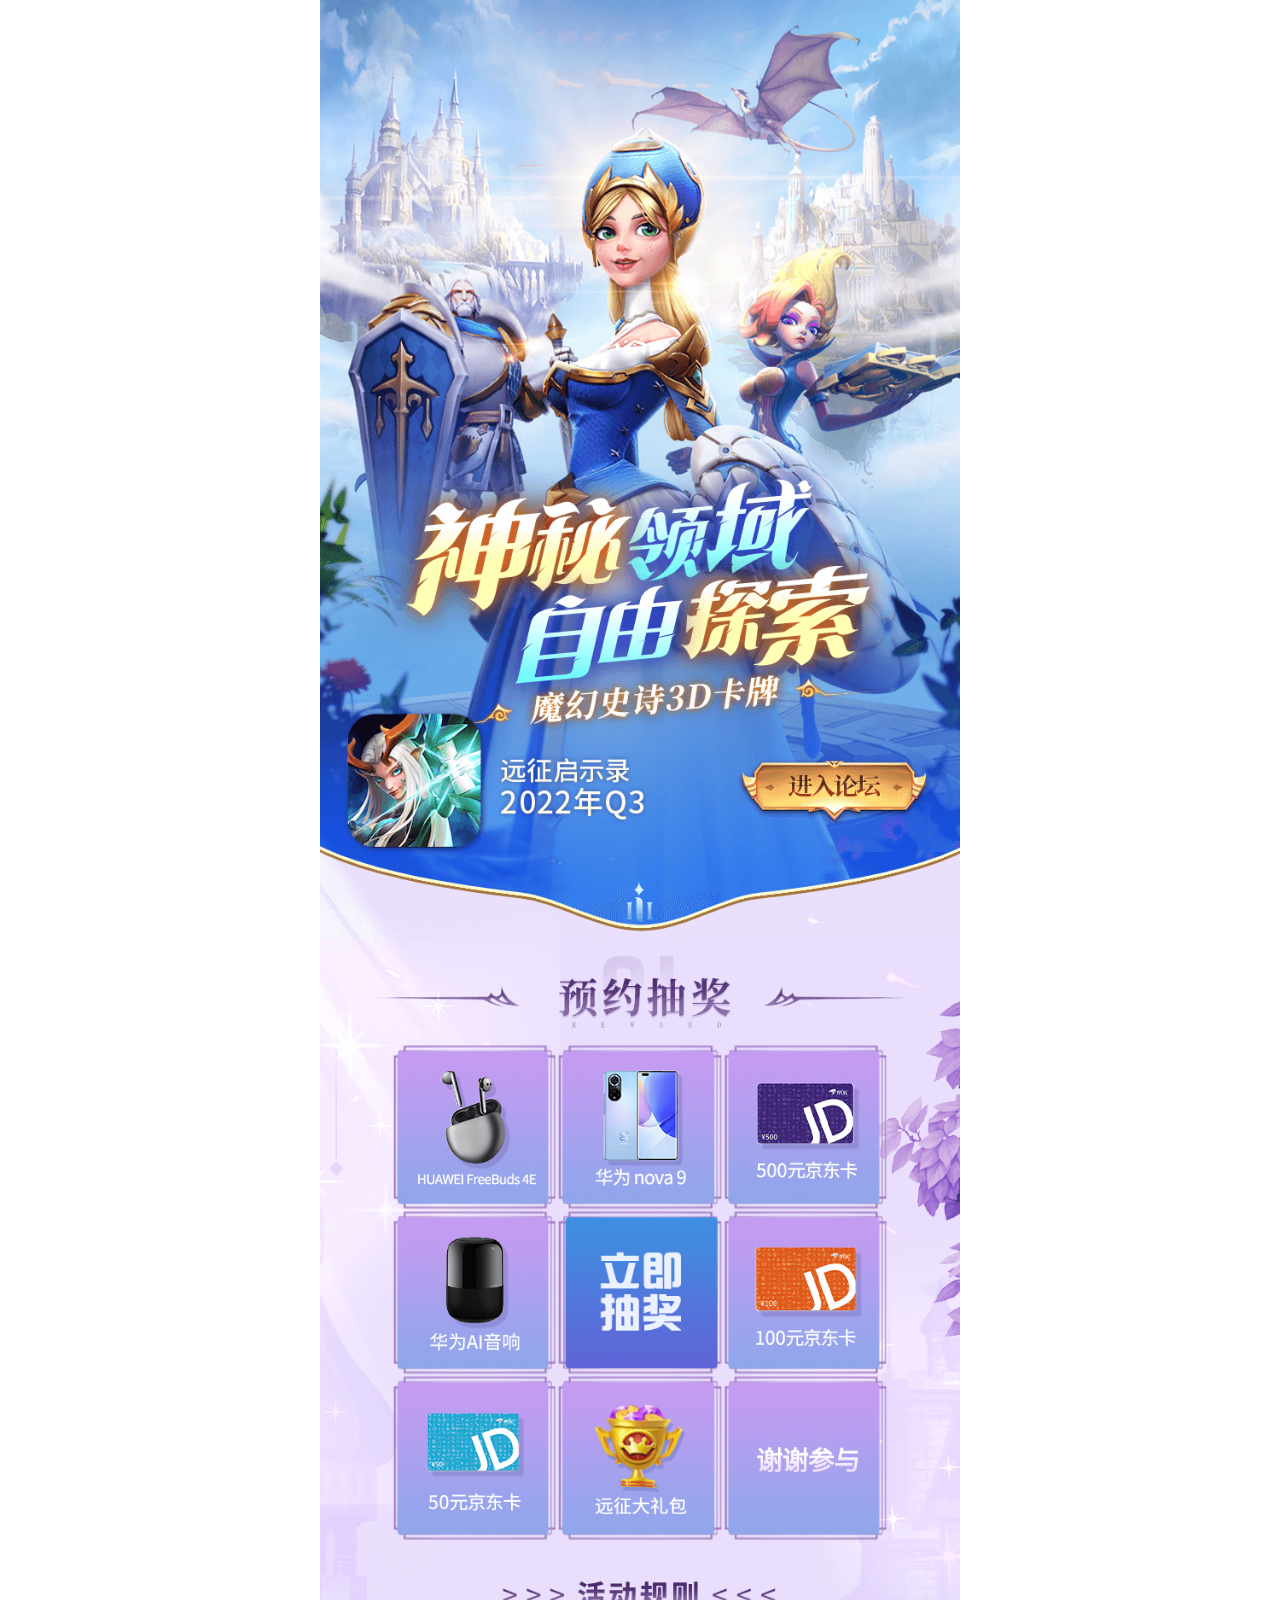
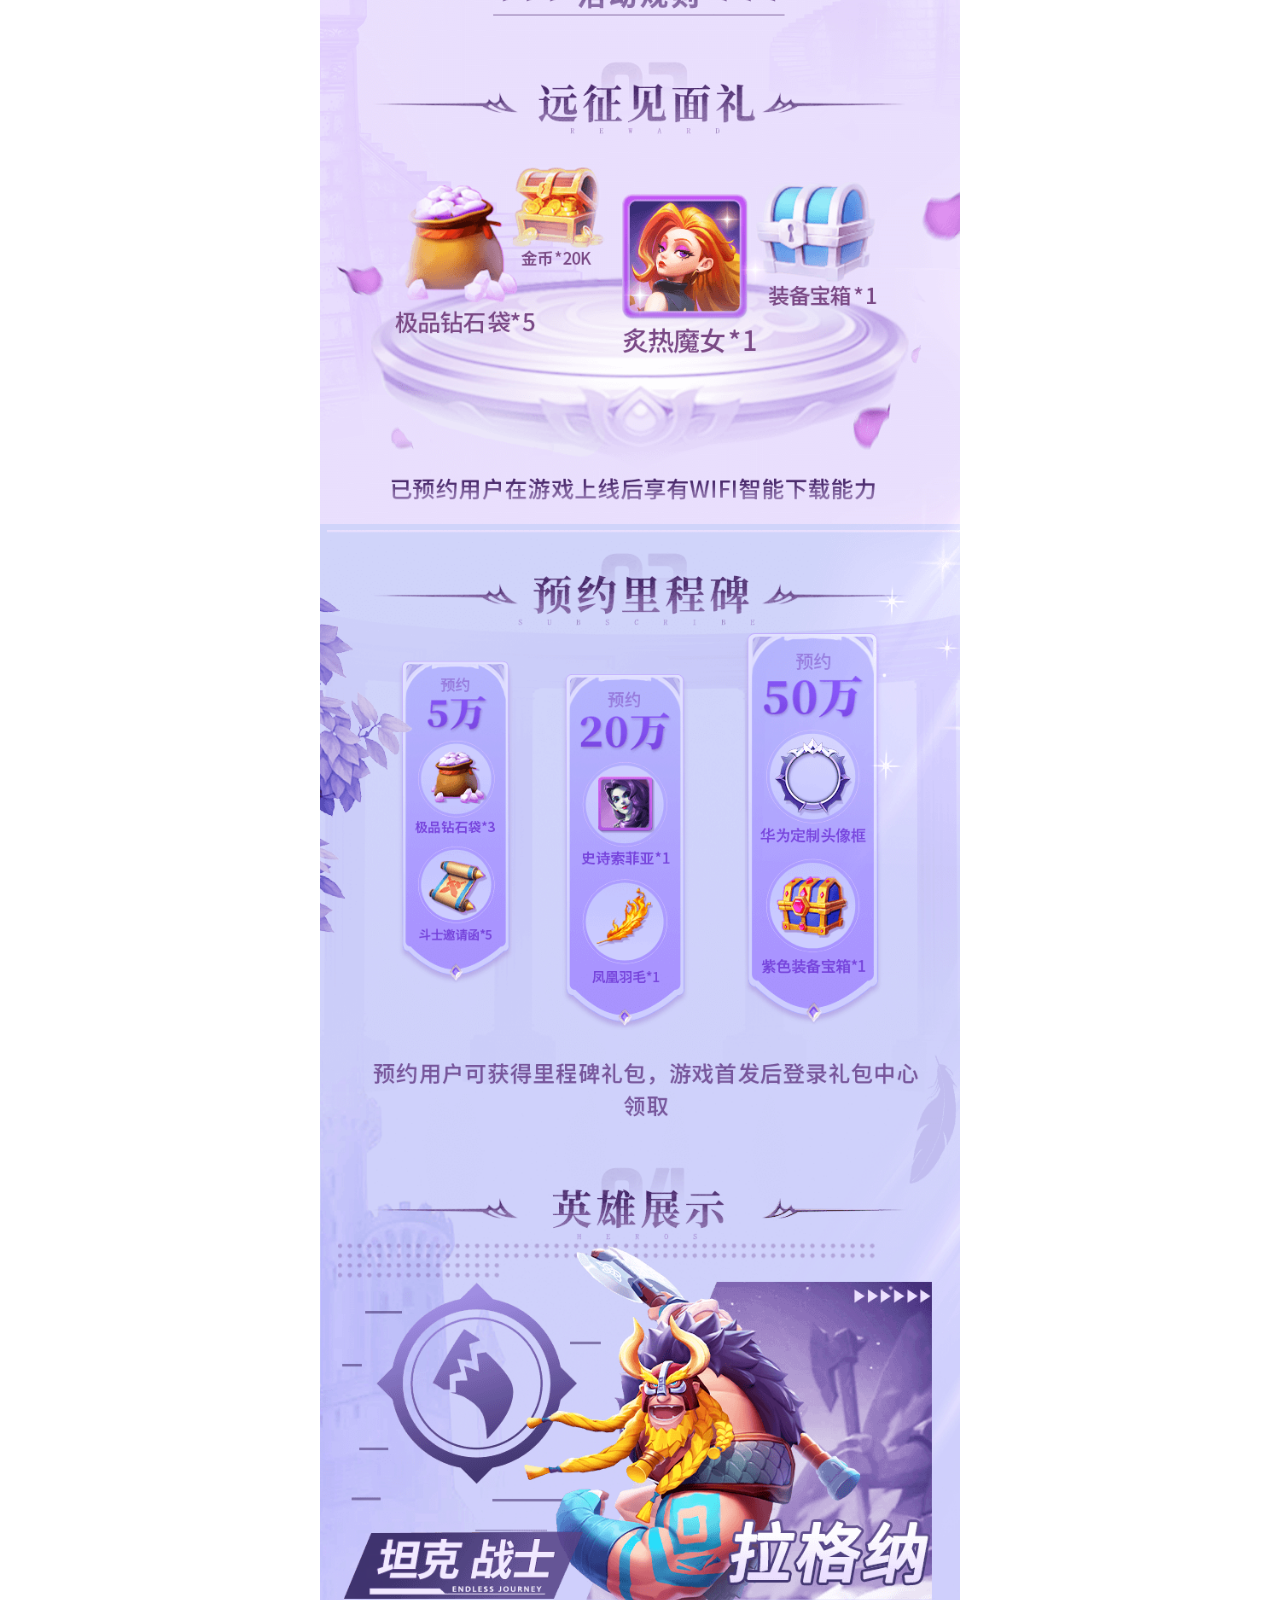
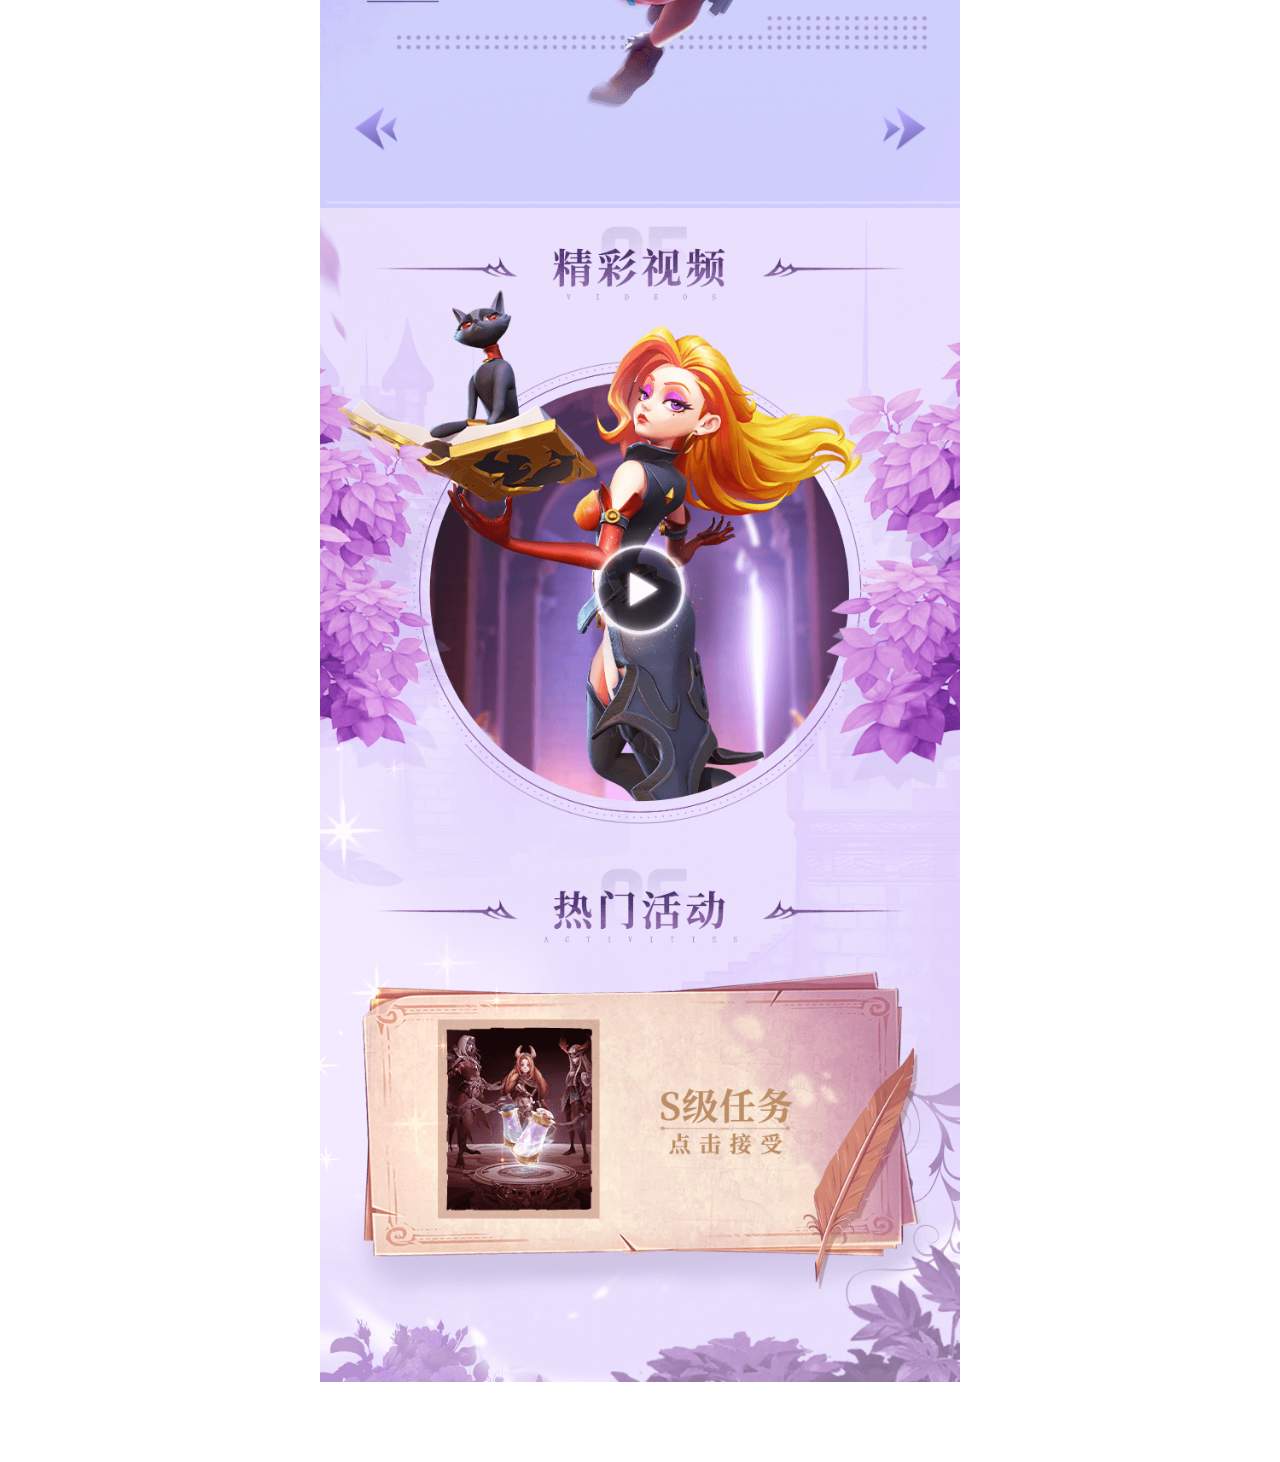
<file: HVM/H/index.html>
<!DOCTYPE html>
<html lang="en">
  <head>
    <meta charset="UTF-8" />
    <meta http-equiv="X-UA-Compatible" content="IE=edge" />
    <meta
      content="width=device-width,initial-scale=1.0,minimum-scale=1.0,maximum-scale=1.0,user-scalable=no"
      name="viewport"
    />
    <meta content="telephone=no" name="format-detection" />
    <title>Endless Journey</title>
    <link rel="stylesheet" type="text/css" href="css/index.css?jv=1.0.20220624" />
    <link rel="stylesheet" type="text/css" href="css/swiper.min.css?jv=1.0.20220624" />
    <script
      src="https://downqn.tuyoo.com/gwapp/net/jquery-1.9.1.min.js?jv=1.0.20220624"
      type="text/javascript"
      charset="utf-8"
    ></script>
    <script src="js/swiper.min.js?jv=1.0.20220624" type="text/javascript" charset="utf-8"></script>
    <script>
      ;(function (win, doc) {
        console.log('win', win)
        console.log('doc', doc)
        if (!win.addEventListener) return
        var html = document.documentElement
        function setFont() {
          var html = document.documentElement
          var k = 750
          if (html.clientWidth > 640) {
            html.style.fontSize = (640 / 750) * 100 + 'px'
          } else {
            html.style.fontSize = (html.clientWidth / k) * 100 + 'px'
          }
        }
        setFont()
        setTimeout(function () {
          setFont()
        }, 300)
        doc.addEventListener('DOMContentLoaded', setFont, false)
        win.addEventListener('resize', setFont, false)
        win.addEventListener('load', setFont, false)
      })(window, document)

      window.addEventListener(
        'load',
        function () {
          setTimeout(hideURLbar, 0)
        },
        false
      )
      function hideURLbar() {
        window.scrollTo(0, 1)
      }
    </script>
  </head>
  <body>
    <div class="part1">
      <img class="part1Bg" src="img/bg1.png?jv=1.0.20160301" alt="背景" />
      <div class="lt_btn link" data-forumid="1012324">论坛</div>
    </div>
    <div class="part2">
      <img class="part2Bg" src="img/bg2.png?jv=1.0.20220624" alt="背景" />
      <div class="lottery" id="J_lottery">
        <table border="0" cellpadding="0" cellspacing="0">
          <tbody>
            <tr>
              <td class="luck-unit luck-unit-0">
                <div class="prize"><img src="img/p0.png?jv=1.0.20220624" class="pimg" alt="HUAWEI FreeBuds 4E" /></div>
              </td>
              <td class="luck-unit luck-unit-1">
                <div class="prize"><img src="img/p1.png?jv=1.0.20220624" class="pimg" alt="HUAWEI nova 9" /></div>
              </td>
              <td class="luck-unit luck-unit-2">
                <div class="prize"><img src="img/p2.png?jv=1.0.20220624" class="pimg" alt="华为AI音响2" /></div>
              </td>
            </tr>
            <tr>
              <td class="luck-unit luck-unit-7">
                <div class="prize"><img src="img/p3.png?jv=1.0.20220624" class="pimg" alt="京东卡500" /></div>
              </td>
              <td class="cj_unit"><a href="javascript:;" id="J_cj" class="cj_btn">立即抽奖</a></td>
              <!-- 增加 btn_dom  按钮变灰 -->
              <td class="luck-unit luck-unit-3">
                <div class="prize"><img src="img/p4.png?jv=1.0.20220624" class="pimg" alt="京东卡100" /></div>
              </td>
            </tr>
            <tr>
              <td class="luck-unit luck-unit-6">
                <div class="prize"><img src="img/p5.png?jv=1.0.20220624" class="pimg" alt="京东卡50" /></div>
              </td>
              <td class="luck-unit luck-unit-5">
                <div class="prize"><img src="img/p6.png?jv=1.0.20220624" class="pimg" alt="远征大礼包" /></div>
              </td>
              <td class="luck-unit luck-unit-4">
                <div class="prize"><img src="img/p7.png?jv=1.0.20220624" alt="谢谢参与" /></div>
              </td>
            </tr>
          </tbody>
        </table>
      </div>
      <span class="rule"></span>
    </div>
    <div class="part3">
      <img class="part3Bg" src="img/bg3.png?jv=1.0.20220624" alt="背景" />
    </div>
    <div class="part4">
      <img class="part4Bg" src="img/bg4.png?jv=1.0.20220624" alt="背景" />
    </div>
    <div class="part5">
      <img class="part5Bg" src="img/bg5.png?jv=1.0.20220624" alt="背景" />
      <div class="heros">
        <div class="swiper-container swiper" id="swiper">
          <div class="swiper-wrapper">
            <!--轮播图 1-->
            <div class="swiper-slide"><img src="img/hero1.png?jv=1.0.20220624" alt="拉格纳" /></div>
            <!--轮播图 2-->
            <div class="swiper-slide"><img src="img/hero2.png?jv=1.0.20220624" alt="希尔德" /></div>
            <!--轮播图 3-->
            <div class="swiper-slide"><img src="img/hero3.png?jv=1.0.20220624" alt="哈里斯" /></div>
            <!--轮播图 4-->
            <div class="swiper-slide"><img src="img/hero4.png?jv=1.0.20220624" alt="珊卓拉" /></div>
          </div>
          <div class="swiper-pagination pagination"></div>
          <div class="swiper-button-next"></div>
          <div class="swiper-button-prev"></div>
        </div>
      </div>
    </div>
    <div class="part6">
      <img class="part6Bg" src="img/bg6.png?jv=1.0.20220624" alt="背景" />
      <span class="play"></span>
    </div>
    <div class="part7">
      <img class="part7Bg" src="img/bg7.png?jv=1.0.20220624" alt="背景" />
      <a
        class="tz_btn activity"
        href="https://appgallery.cloud.huawei.com/gs/fp/t2244474792354340868?sid=2246376314406436988&locale=zh_CN&connect_redirect=1&shareTo=weixin&shareFrom=gamebox#/"
        >论坛</a
      >
    </div>
    <div class="rulesDia dia">
      <div class="ruleBox diaBox">
        <div class="ruleClose diaClose"><i class="close1 close"></i><i class="close2 close"></i></div>
        <img class="ruleDetail" src="img/ruleDetail.png?jv=1.0.20220624" alt="活动规则" />
      </div>
    </div>
    <div class="videoDia dia"></div>
    <div class="haveLotteryDia dia">
      <div class="diaBox">
        <div class="haveLotteryClose diaClose"><i class="close1 close"></i><i class="close2 close"></i></div>
        <p class="haveLotteryDetail"></p>
        <img class="haveLotteryImg detailImg" src="img/havePre.png?jv=1.0.20220624" alt="抽奖结果" />
      </div>
    </div>
    <script src="js/hwlttz.js?jv=1.0.20220624" type="text/javascript" charset="utf-8"></script>
    <script src="js/index.js?jv=1.0.20220624" type="text/javascript" charset="utf-8"></script>
    <script>
      //设置 webview 字体大小不受系统修改而改变
      ;(function () {
        if (window.HiSpaceObject) {
          window.HiSpaceObject.setTextSizeNormal()
        }
      })()
    </script>
  </body>
</html>
</file>
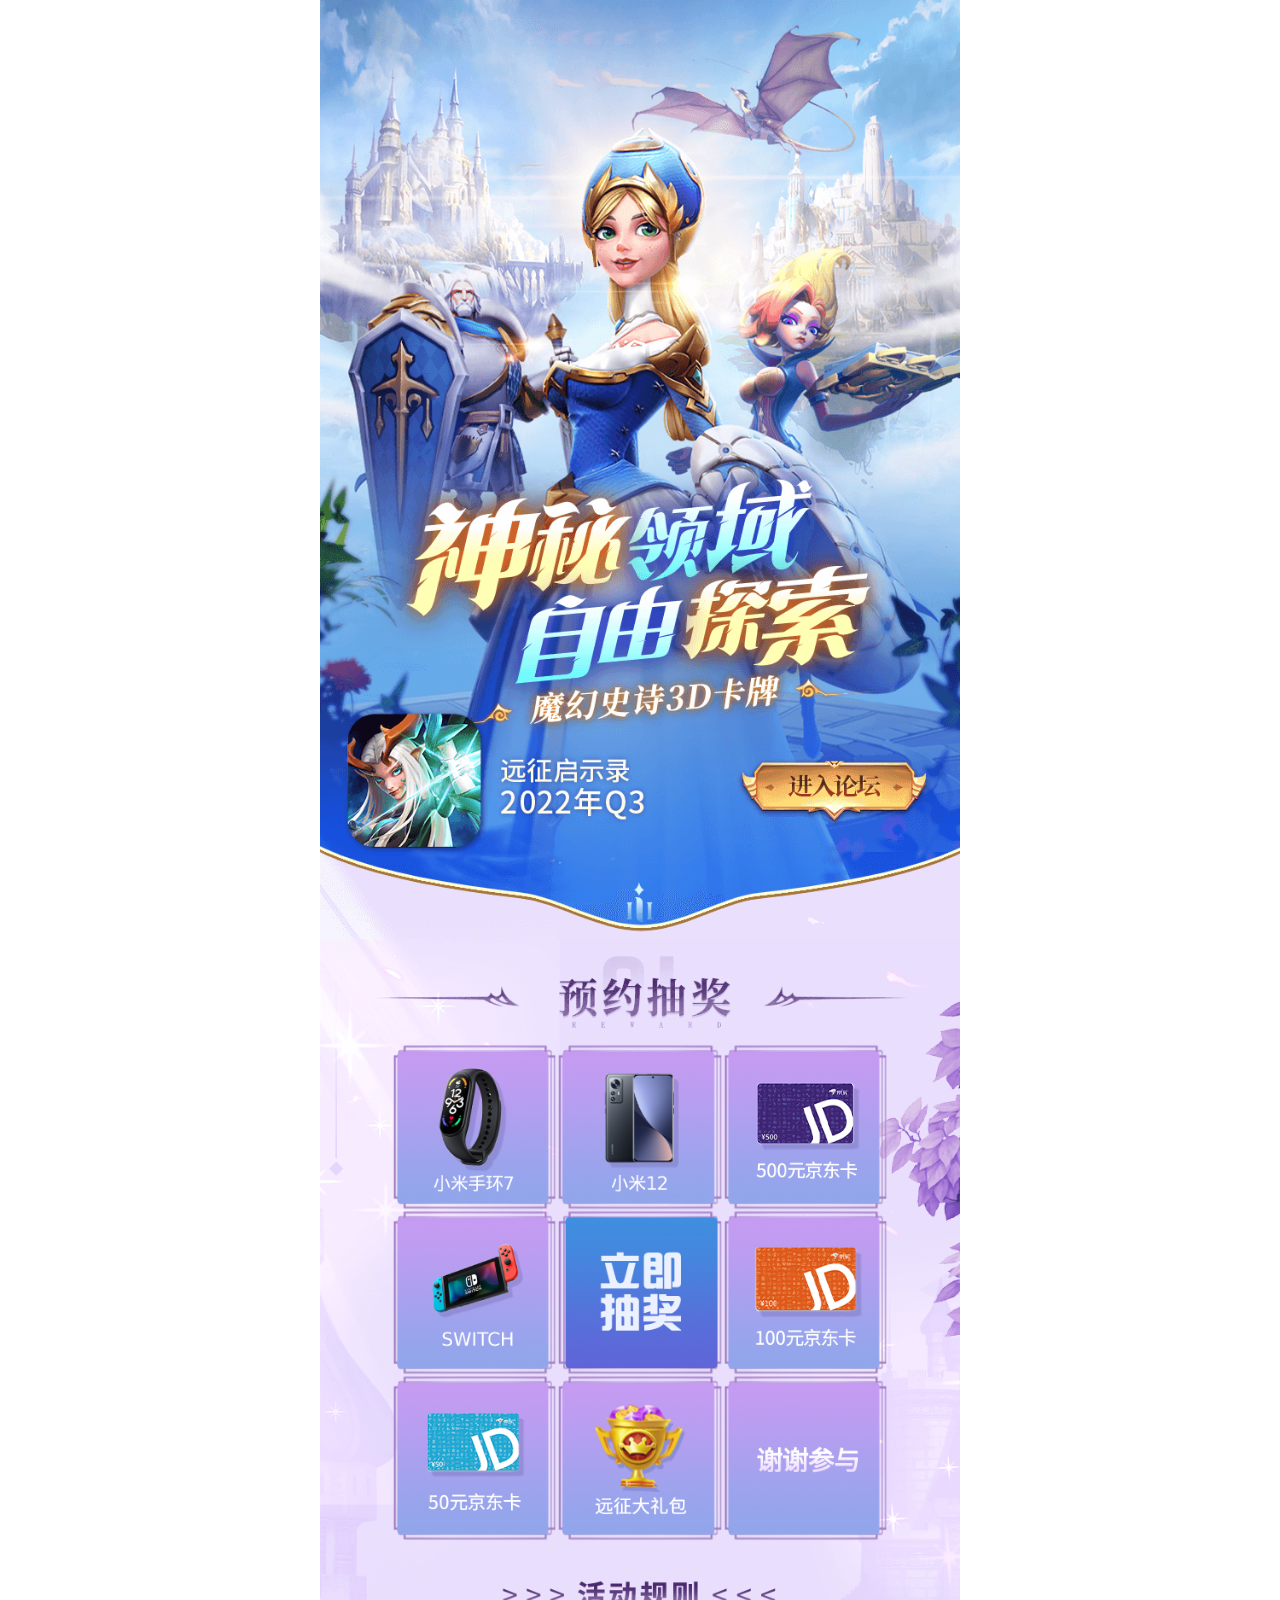
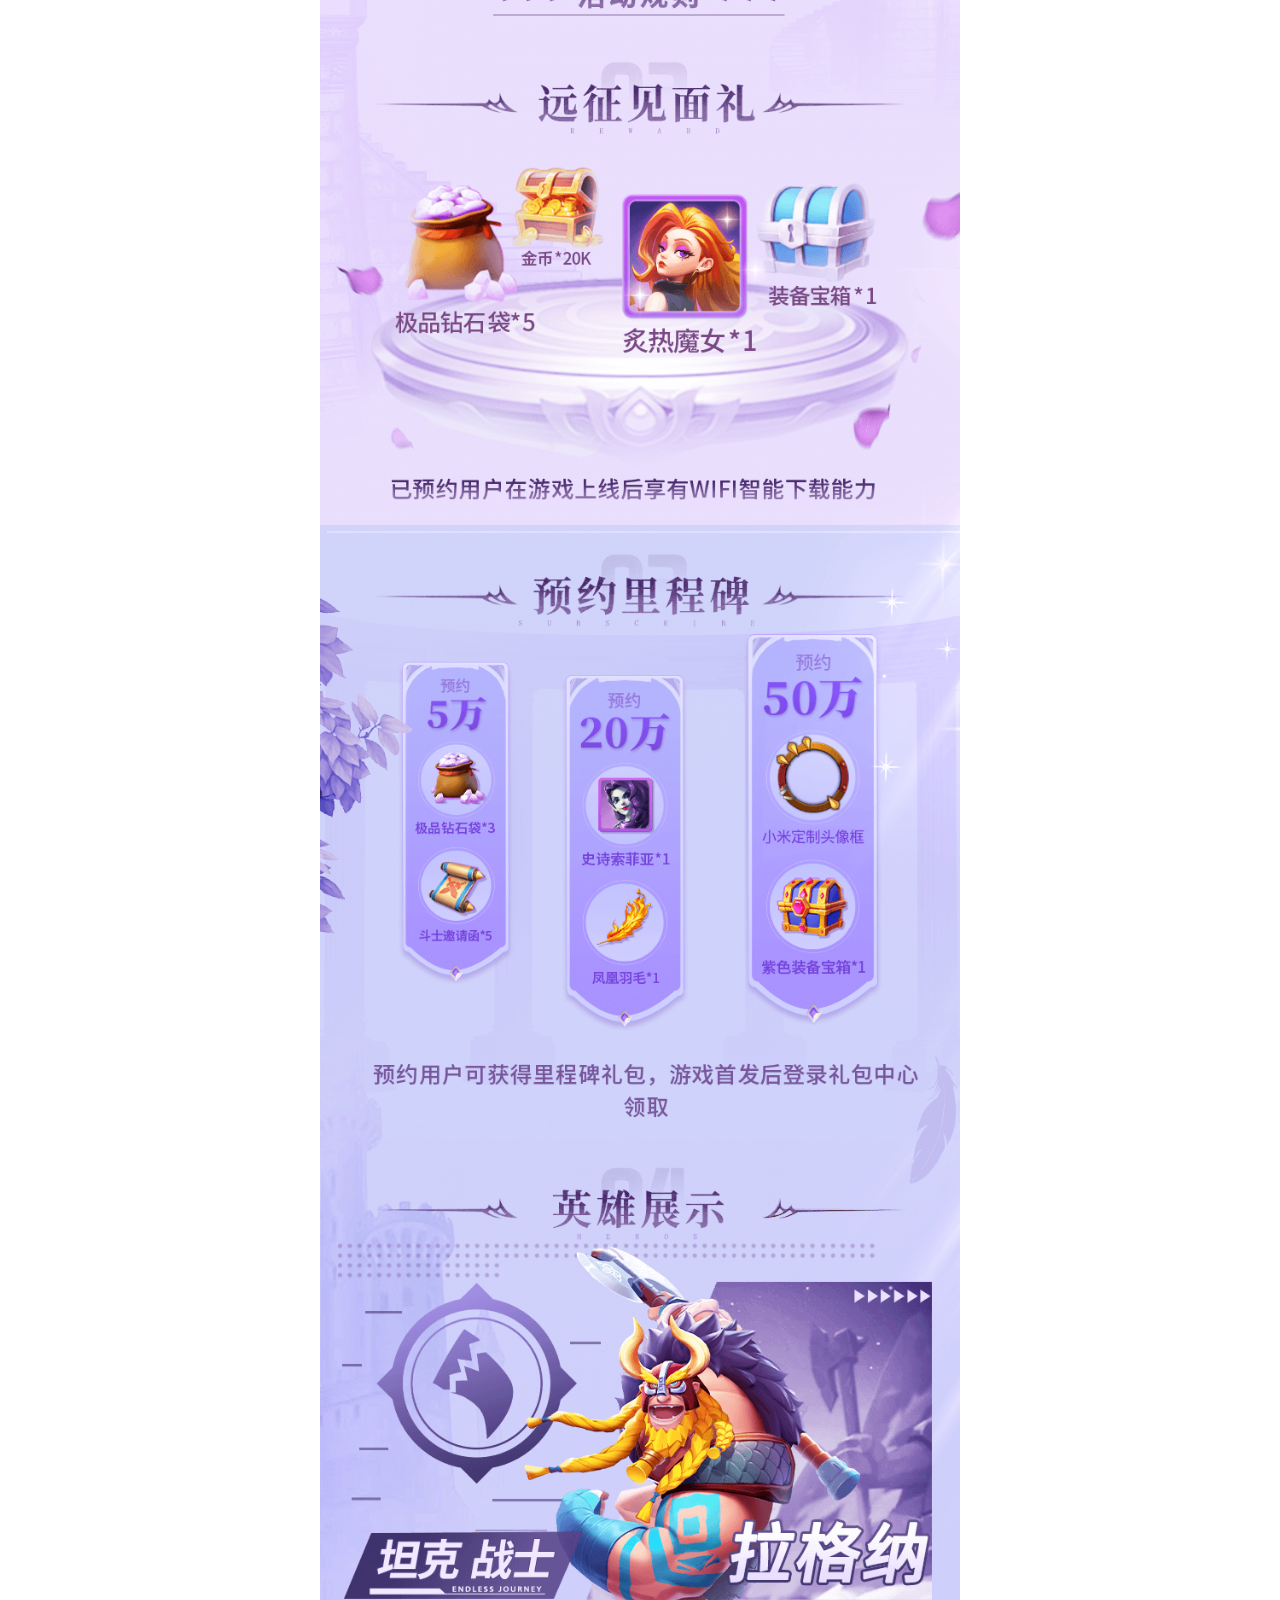
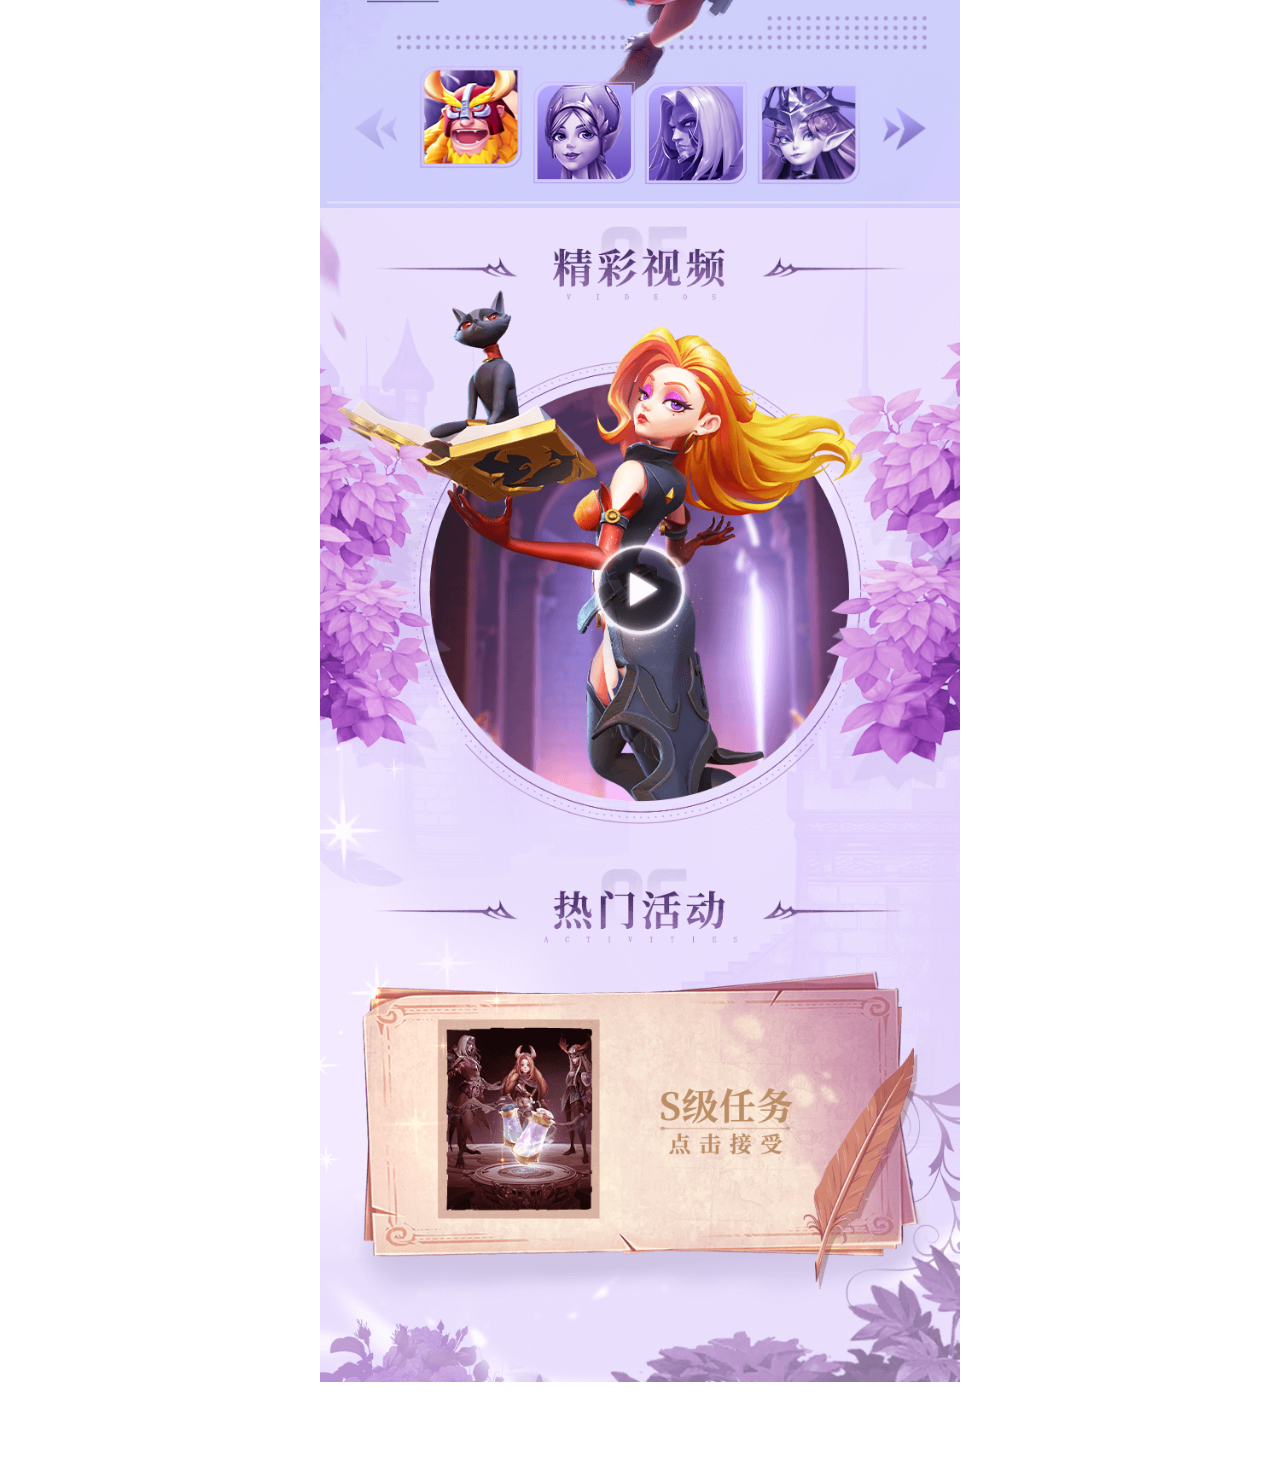
<file: HVM/M/index.html>
<!DOCTYPE html>
<html lang="en">
  <head>
    <meta charset="UTF-8" />
    <meta http-equiv="X-UA-Compatible" content="IE=edge" />
    <meta
      content="width=device-width,initial-scale=1.0,minimum-scale=1.0,maximum-scale=1.0,user-scalable=no"
      name="viewport"
    />
    <meta content="telephone=no" name="format-detection" />
    <title>Endless Journey</title>
    <link rel="stylesheet" type="text/css" href="css/index.css?jv=1.0.20220624" />
    <link rel="stylesheet" type="text/css" href="css/swiper.min.css?jv=1.0.20220624" />
    <!-- <script
      src="https://downqn.tuyoo.com/gwapp/net/jquery-1.9.1.min.js?jv=1.0.20220624"
      type="text/javascript"
      charset="utf-8"
    ></script> -->
    <script src="js/jquery.min.js?jv=1.0.20220624" type="text/javascript" charset="utf-8"></script>
    <script src="js/swiper.min.js?jv=1.0.20220624" type="text/javascript" charset="utf-8"></script>
    <script>
      ;(function (win, doc) {
        console.log('win', win)
        console.log('doc', doc)
        if (!win.addEventListener) return
        var html = document.documentElement
        function setFont() {
          var html = document.documentElement
          var k = 750
          if (html.clientWidth > 640) {
            html.style.fontSize = (640 / 750) * 100 + 'px'
          } else {
            html.style.fontSize = (html.clientWidth / k) * 100 + 'px'
          }
        }
        setFont()
        setTimeout(function () {
          setFont()
        }, 300)
        doc.addEventListener('DOMContentLoaded', setFont, false)
        win.addEventListener('resize', setFont, false)
        win.addEventListener('load', setFont, false)
      })(window, document)

      window.addEventListener(
        'load',
        function () {
          setTimeout(hideURLbar, 0)
        },
        false
      )
      function hideURLbar() {
        window.scrollTo(0, 1)
      }
    </script>
  </head>
  <body>
    <div class="part1">
      <img class="part1Bg" src="img/bg1.png?jv=1.0.20160301" alt="背景" />
      <a class="lt_btn link" href="https://game.xiaomi.com/gamePost/62353397">论坛</a>
    </div>
    <div class="part2">
      <img class="part2Bg" src="img/bg2.png?jv=1.0.20220624" alt="背景" />
      <div class="lottery" id="J_lottery">
        <table border="0" cellpadding="0" cellspacing="0">
          <tbody>
            <tr>
              <td class="luck-unit luck-unit-0">
                <div class="prize"><img src="img/p0.png?jv=1.0.20220624" class="pimg" alt="小米手环7" /></div>
              </td>
              <td class="luck-unit luck-unit-1">
                <div class="prize"><img src="img/p1.png?jv=1.0.20220624" class="pimg" alt="小米12" /></div>
              </td>
              <td class="luck-unit luck-unit-2">
                <div class="prize"><img src="img/p2.png?jv=1.0.20220624" class="pimg" alt="SWITCH" /></div>
              </td>
            </tr>
            <tr>
              <td class="luck-unit luck-unit-7">
                <div class="prize"><img src="img/p3.png?jv=1.0.20220624" class="pimg" alt="京东卡500" /></div>
              </td>
              <td class="cj_unit"><a href="javascript:;" id="J_cj" class="cj_btn">立即抽奖</a></td>
              <!-- 增加 btn_dom  按钮变灰 -->
              <td class="luck-unit luck-unit-3">
                <div class="prize"><img src="img/p4.png?jv=1.0.20220624" class="pimg" alt="京东卡100" /></div>
              </td>
            </tr>
            <tr>
              <td class="luck-unit luck-unit-6">
                <div class="prize"><img src="img/p5.png?jv=1.0.20220624" class="pimg" alt="京东卡50" /></div>
              </td>
              <td class="luck-unit luck-unit-5">
                <div class="prize"><img src="img/p6.png?jv=1.0.20220624" class="pimg" alt="远征大礼包" /></div>
              </td>
              <td class="luck-unit luck-unit-4">
                <div class="prize"><img src="img/p7.png?jv=1.0.20220624" alt="谢谢参与" /></div>
              </td>
            </tr>
          </tbody>
        </table>
      </div>
      <span class="rule"></span>
    </div>
    <div class="part3">
      <img class="part3Bg" src="img/bg3.png?jv=1.0.20220624" alt="背景" />
    </div>
    <div class="part4">
      <img class="part4Bg" src="img/bg4.png?jv=1.0.20220624" alt="背景" />
    </div>
    <div class="part5">
      <img class="part5Bg" src="img/bg5.png?jv=1.0.20220624" alt="背景" />
      <div class="heros">
        <div class="swiper-container swiper" id="swiper">
          <div class="swiper-wrapper">
            <!--轮播图 1-->
            <div class="swiper-slide"><img src="img/hero1.png?jv=1.0.20220624" alt="拉格纳" /></div>
            <!--轮播图 2-->
            <div class="swiper-slide"><img src="img/hero2.png?jv=1.0.20220624" alt="希尔德" /></div>
            <!--轮播图 3-->
            <div class="swiper-slide"><img src="img/hero3.png?jv=1.0.20220624" alt="哈里斯" /></div>
            <!--轮播图 4-->
            <div class="swiper-slide"><img src="img/hero4.png?jv=1.0.20220624" alt="珊卓拉" /></div>
          </div>
          <div class="swiper-pagination pagination"></div>
          <div class="swiper-button-next"></div>
          <div class="swiper-button-prev"></div>
        </div>
      </div>
    </div>
    <div class="part6">
      <img class="part6Bg" src="img/bg6.png?jv=1.0.20220624" alt="背景" />
      <span class="play"></span>
    </div>
    <div class="part7">
      <img class="part7Bg" src="img/bg7.png?jv=1.0.20220624" alt="背景" />
      <a class="tz_btn activity" href="https://game.xiaomi.com/viewpoint/1438278677_1656071736864_14">论坛</a>
    </div>
    <div class="rulesDia dia">
      <div class="ruleBox diaBox">
        <div class="ruleClose diaClose"><i class="close1 close"></i><i class="close2 close"></i></div>
        <img class="ruleDetail" src="img/ruleDetail.png?jv=1.0.20220624" alt="活动规则" />
      </div>
    </div>
    <div class="videoDia dia"></div>
    <div class="haveLotteryDia dia">
      <div class="diaBox">
        <div class="haveLotteryClose diaClose"><i class="close1 close"></i><i class="close2 close"></i></div>
        <p class="haveLotteryDetail"></p>
        <img class="haveLotteryImg detailImg" src="img/havePre.png?jv=1.0.20220624" alt="抽奖结果" />
      </div>
    </div>
    <script src="js/index.js?jv=1.0.20220624" text="text/javascript" charset="utf-8"></script>
    <script>
      //设置 webview 字体大小不受系统修改而改变
      ;(function () {
        if (window.HiSpaceObject) {
          window.HiSpaceObject.setTextSizeNormal()
        }
      })()
    </script>
  </body>
</html>
</file>
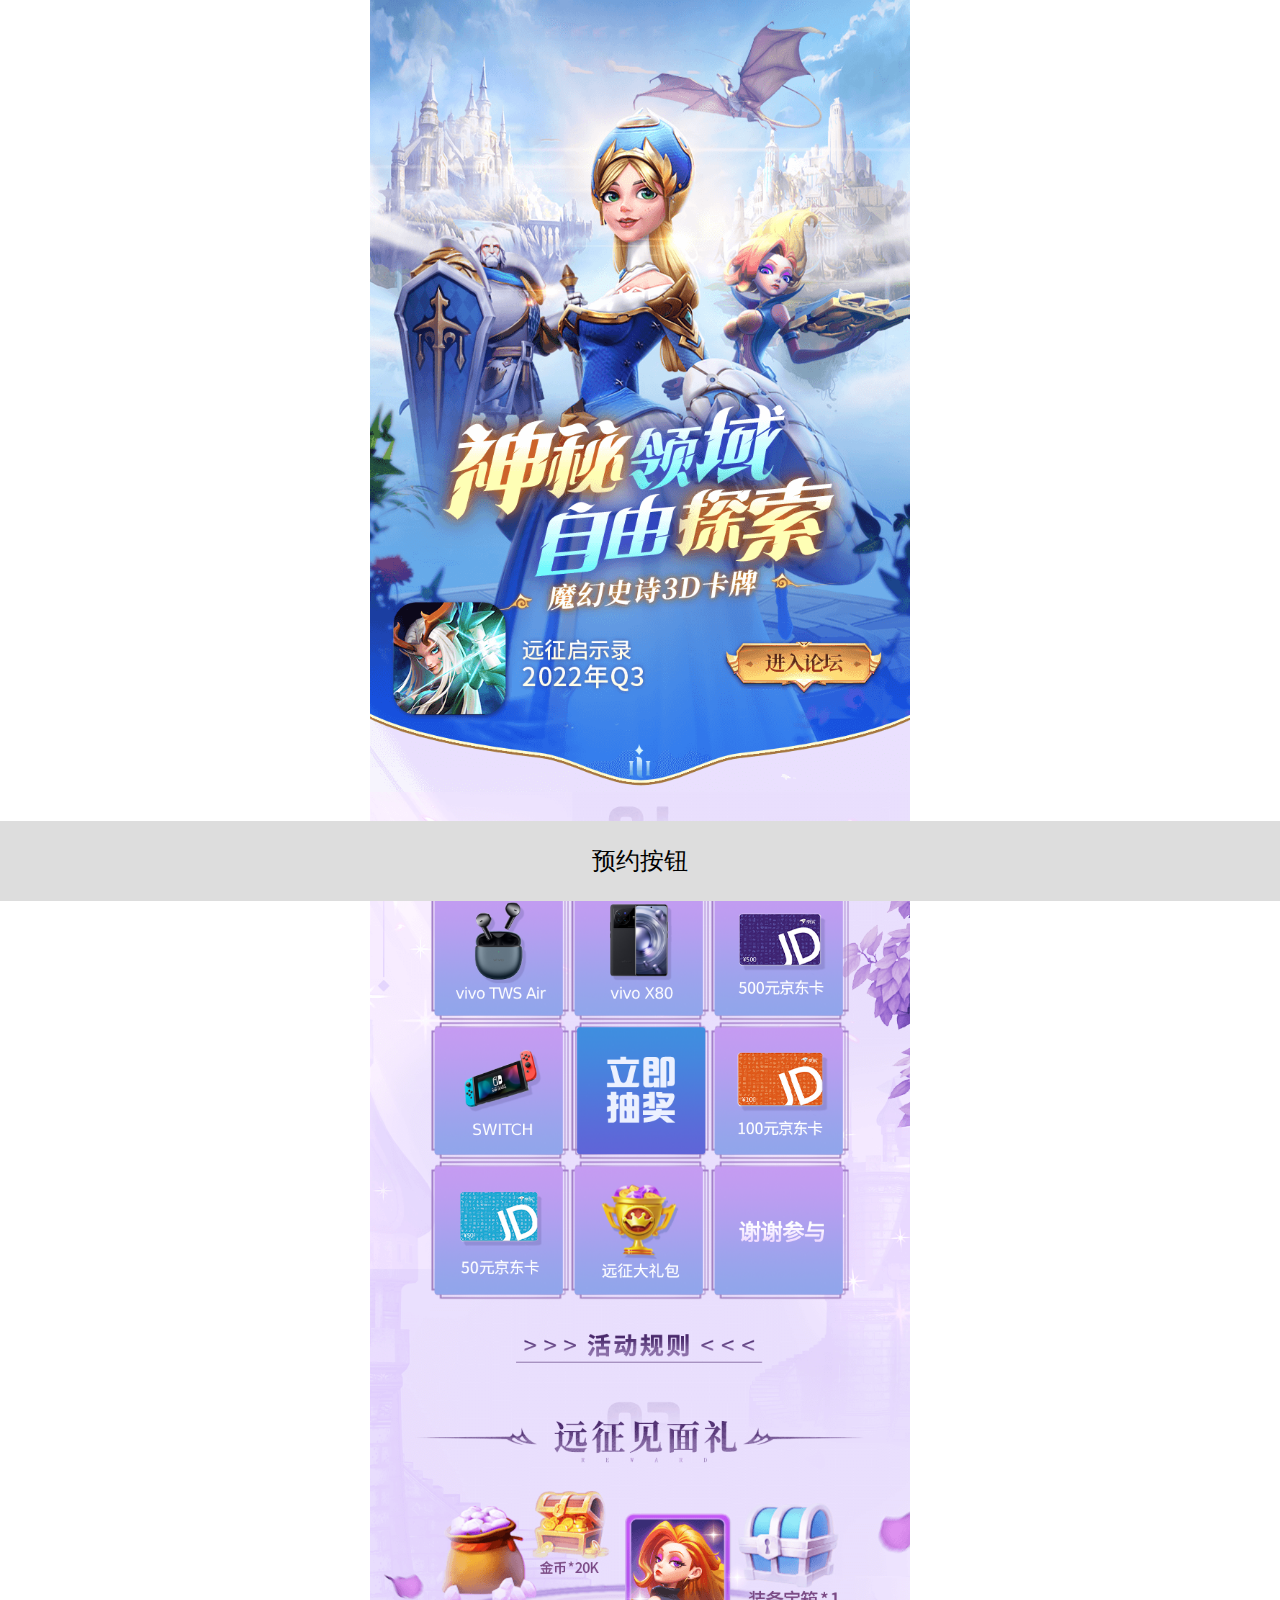
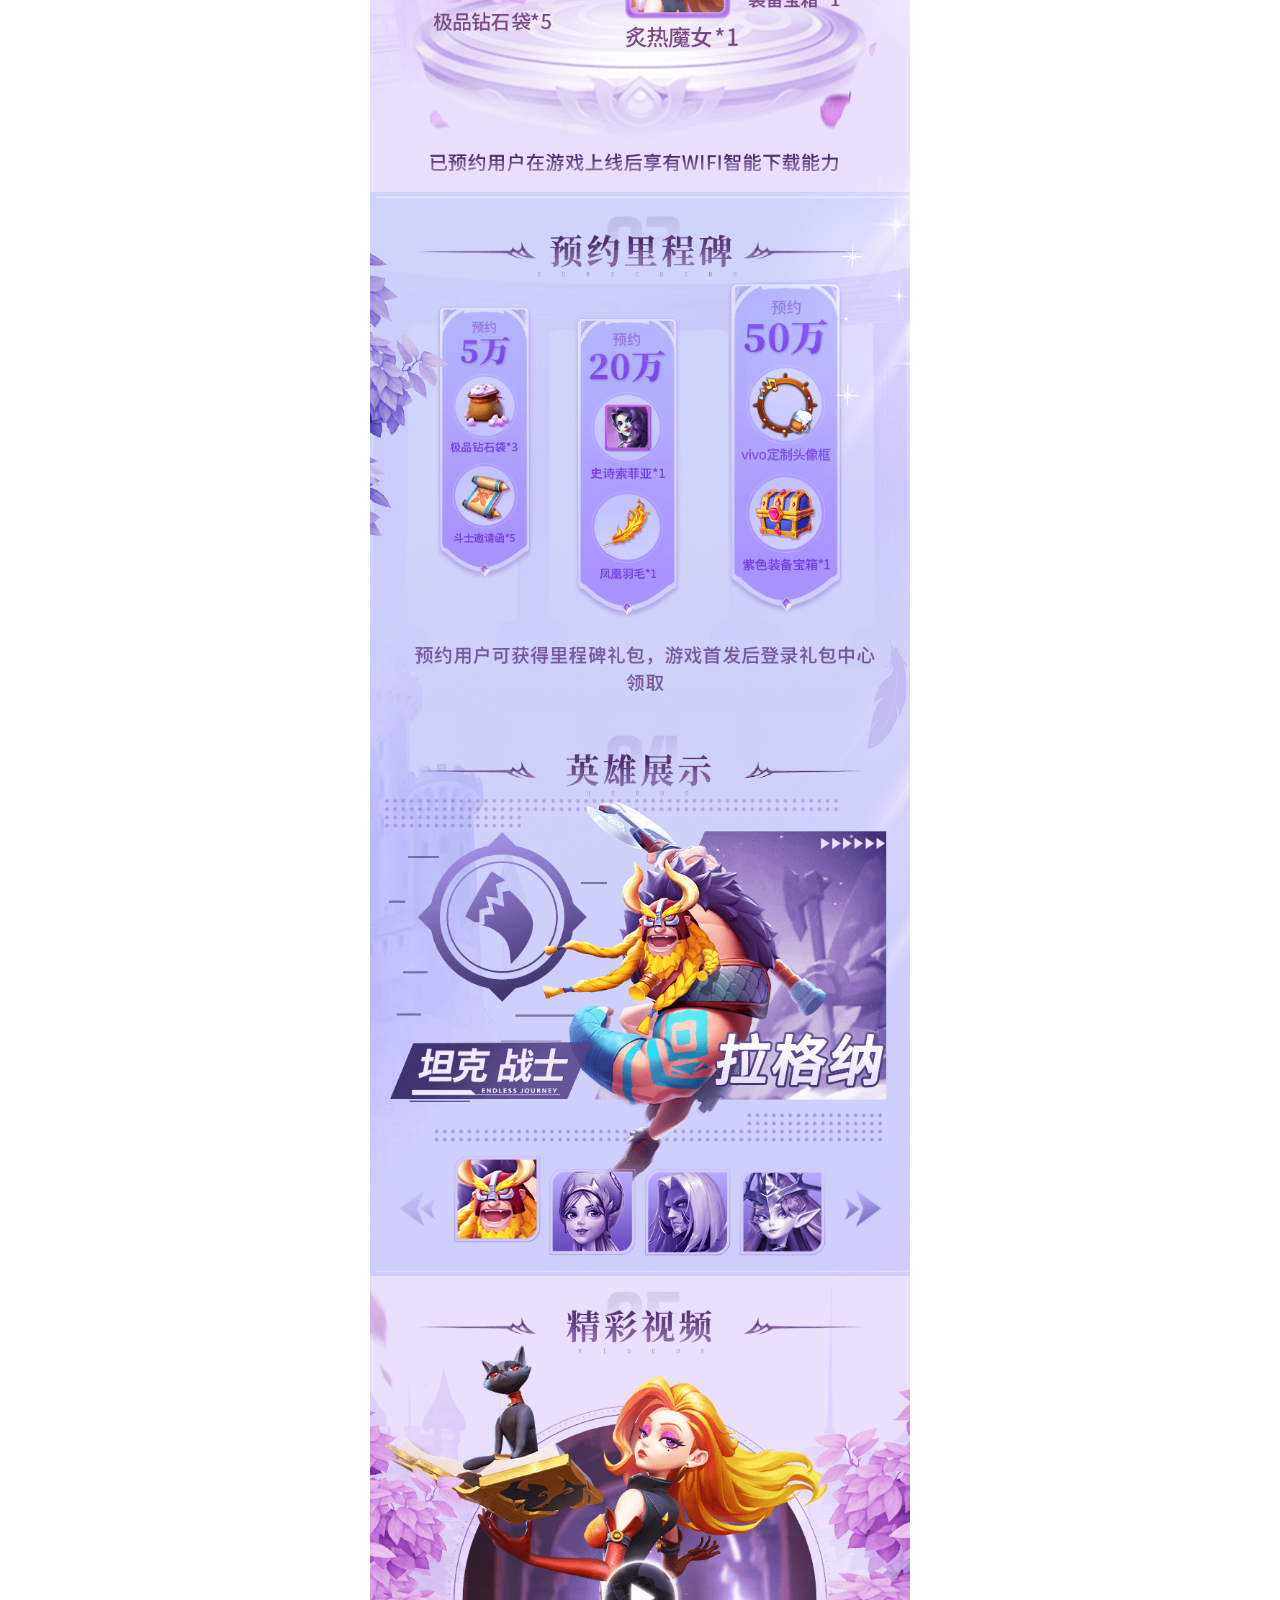
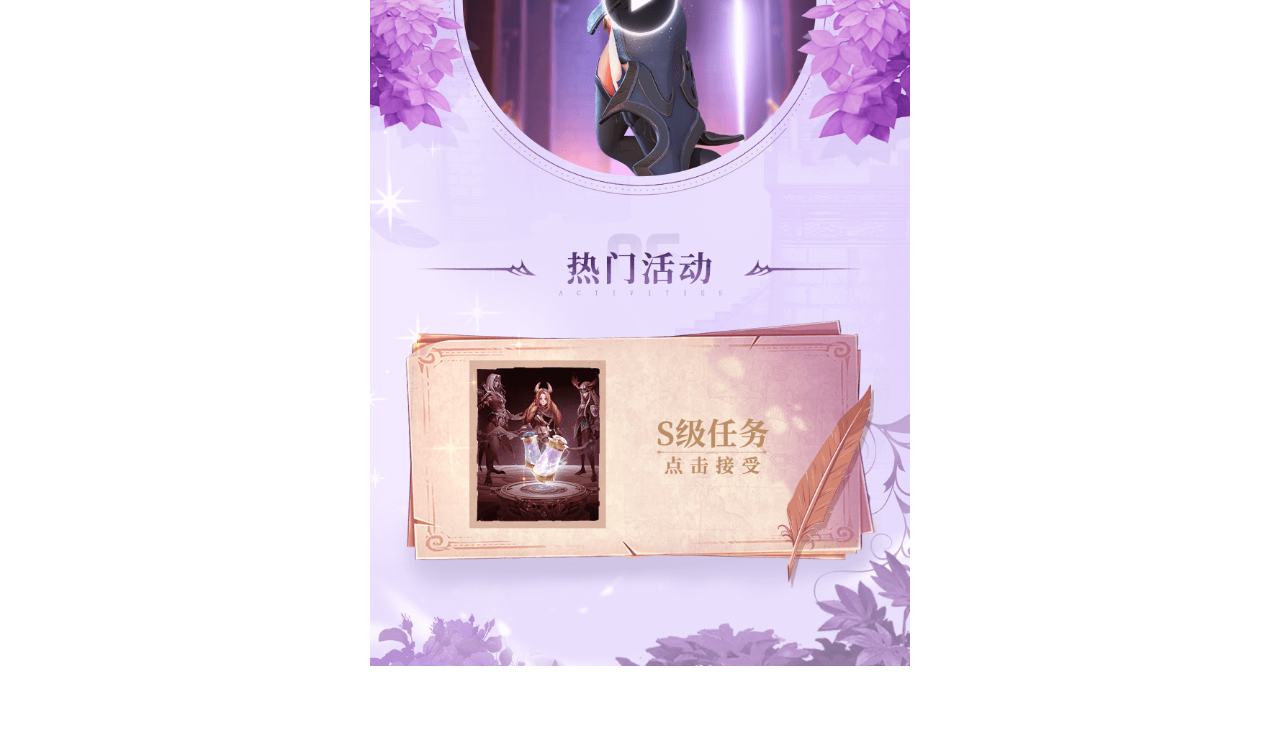
<file: V/mygame/index.html>
<!DOCTYPE html>
<html lang="en">
  <head>
    <meta charset="UTF-8" />
    <meta http-equiv="X-UA-Compatible" content="IE=edge" />
    <meta
      content="width=device-width,initial-scale=1.0,minimum-scale=1.0,maximum-scale=1.0,user-scalable=no"
      name="viewport"
    />
    <meta content="telephone=no" name="format-detection" />
    <title>Endless Journey</title>
    <link rel="stylesheet" type="text/css" href="../common/swiper/3.4.2/css/swiper.min.css" />
    <!-- <link rel="stylesheet" type="text/css" href="../common/reset/reset.css" /> -->
    <link rel="stylesheet" type="text/css" href="css/index.css?jv=1.0.20220624" />
    <script src="../common/jquery/1.12.4/jquery.min.js" type="text/javascript" charset="utf-8"></script>
    <script src="../common/swiper/3.4.2/js/swiper.min.js" type="text/javascript" charset="utf-8"></script>
    <!-- <script src="../common/reset/pageScale.js"></script> -->
    <script>
      ;(function (win, doc) {
        console.log('win', win)
        console.log('doc', doc)
        var maxWidth = 540
        if (!win.addEventListener) return
        function setFont() {
          var html = document.documentElement
          var k = 750
          if (html.clientWidth > maxWidth) {
            html.style.fontSize = (maxWidth / 750) * 100 + 'px'
          } else {
            html.style.fontSize = (html.clientWidth / k) * 100 + 'px'
          }
        }
        win.addEventListener(
          'DOMContentLoaded',
          function (e) {
            setTimeout(function () {
              var body = doc.getElementsByTagName('body')[0]

              body.style.margin = '0 auto'
              body.style.maxWidth = maxWidth + 'px'
              setFont
            }, 300)
          },
          false
        )
        win.addEventListener(
          'resize',
          function () {
            setTimeout(setFont, 300)
          },
          false
        )
        win.addEventListener(
          'pageshow',
          function () {
            setTimeout(setFont, 300)
          },
          false
        )
        win.addEventListener(
          'load',
          function () {
            setTimeout(setFont, 300)
          },
          false
        )
        setFont()
        setTimeout(function () {
          setFont()
        }, 300)
      })(window, document)

      window.addEventListener(
        'load',
        function () {
          setTimeout(hideURLbar, 0)
        },
        false
      )
      function hideURLbar() {
        window.scrollTo(0, 1)
      }
    </script>
  </head>
  <body>
    <div class="part1">
      <img class="part1Bg" src="img/bg1.png" alt="背景" />
      <a class="btn link" href="https://gamebbs.vivo.com.cn/page/webModule?id=2228&type=0">游戏论坛</a>
    </div>
    <div class="part2">
      <img class="part2Bg" src="img/bg2.png" alt="背景" />
      <div class="lottery" id="J_lottery">
        <table border="0" cellpadding="0" cellspacing="0">
          <tbody>
            <tr>
              <td class="luck-unit luck-unit-0">
                <div class="prize"><img src="img/p0.png" class="pimg" alt="vivo TWS Air" /></div>
              </td>
              <td class="luck-unit luck-unit-1">
                <div class="prize"><img src="img/p1.png" class="pimg" alt="vivo X80" /></div>
              </td>
              <td class="luck-unit luck-unit-2">
                <div class="prize"><img src="img/p2.png" class="pimg" alt="SWITCH" /></div>
              </td>
            </tr>
            <tr>
              <td class="luck-unit luck-unit-7">
                <div class="prize"><img src="img/p3.png" class="pimg" alt="京东卡500" /></div>
              </td>
              <td class="cj_unit"><a href="javascript:;" id="J_cj" class="cj_btn">立即抽奖</a></td>
              <!-- 增加 btn_dom  按钮变灰 -->
              <td class="luck-unit luck-unit-3">
                <div class="prize"><img src="img/p4.png" class="pimg" alt="京东卡100" /></div>
              </td>
            </tr>
            <tr>
              <td class="luck-unit luck-unit-6">
                <div class="prize"><img src="img/p5.png" class="pimg" alt="京东卡50" /></div>
              </td>
              <td class="luck-unit luck-unit-5">
                <div class="prize"><img src="img/p6.png" class="pimg" alt="远征大礼包" /></div>
              </td>
              <td class="luck-unit luck-unit-4">
                <div class="prize"><img src="img/p7.png" alt="谢谢参与" /></div>
              </td>
            </tr>
          </tbody>
        </table>
      </div>
      <span class="rule"></span>
    </div>
    <div class="part3">
      <img class="part3Bg" src="img/bg3.png" alt="背景" />
    </div>
    <div class="part4">
      <img class="part4Bg" src="img/bg4.png" alt="背景" />
    </div>
    <div class="part5">
      <img class="part5Bg" src="img/bg5.png" alt="背景" />
      <div class="heros">
        <div class="swiper-container swiper" id="swiper">
          <div class="swiper-wrapper">
            <!--轮播图 1-->
            <div class="swiper-slide"><img src="img/hero1.png" alt="拉格纳" /></div>
            <!--轮播图 2-->
            <div class="swiper-slide"><img src="img/hero2.png" alt="希尔德" /></div>
            <!--轮播图 3-->
            <div class="swiper-slide"><img src="img/hero3.png" alt="哈里斯" /></div>
            <!--轮播图 4-->
            <div class="swiper-slide"><img src="img/hero4.png" alt="珊卓拉" /></div>
          </div>
          <div class="swiper-pagination pagination"></div>
          <div class="swiper-button-next"></div>
          <div class="swiper-button-prev"></div>
        </div>
      </div>
    </div>
    <div class="part6">
      <img class="part6Bg" src="img/bg6.png" alt="背景" />
      <span class="play"></span>
    </div>
    <div class="part7">
      <img class="part7Bg" src="img/bg7.png" alt="背景" />
      <a
        class="btn activity"
        href="https://gamecontent.vivo.com.cn/content?contentId=279882574334021632&topicId=5018012"
        >游戏论坛</a
      >
    </div>
    <div class="rulesDia dia">
      <div class="ruleBox diaBox">
        <div class="ruleClose diaClose"><i class="close1 close"></i><i class="close2 close"></i></div>
        <img class="ruleDetail" src="img/ruleDetail.png" alt="活动规则" />
      </div>
    </div>
    <div class="videoDia dia"></div>
    <div class="haveLotteryDia dia">
      <div class="diaBox">
        <div class="haveLotteryClose diaClose"><i class="close1 close"></i><i class="close2 close"></i></div>
        <p class="haveLotteryDetail"></p>
        <img class="haveLotteryImg detailImg" src="img/havePre.png" alt="抽奖结果" />
      </div>
    </div>

    <!-- todo VIVO 官方添加预约事件 -->
    <!-- 预约按钮 fixed 定位于页面底部： -->
    <!-- 1. 元素 id 值为 j_book -->
    <!-- 2. 通过有无 already 类名切换已预约和未预约两种状态 -->
    <div id="j_book" class="already preBtn">预约按钮</div>

    <script src="js/index.js?jv=1.0.20220624" text="text/javascript" charset="utf-8"></script>
  </body>
</html>
</file>
<file: H/css/index.css>
html,
body,
h1,
h2,
h3,
h4,
h5,
h6,
div,
img,
p {
  margin: 0;
  padding: 0;
  font-size: 0;
  width: 100%;
}
* {
  -webkit-tap-highlight-color: rgba(255, 255, 255, 0);
}
html {
  max-width: 640px;
  margin: 0 auto;
}
body {
  margin: 0 auto;
  padding: 0;
  /* 最大宽度 */
  max-width: 640px;
  /* 底部留空 */
  padding-bottom: 80px;
}
.link {
  position: absolute;
  top: 81%;
  right: 5%;
  display: block;
  width: 2.2rem;
  height: 0.7rem;
  background: rgba(196, 56, 56, 0);
}

.part1,
.part2,
.part3,
.part4,
.part5,
.part6,
.part7 {
  position: relative;
}

.lottery {
  position: absolute;
  top: 15%;
  left: 0;
  color: #fff;
  margin: 0 auto;
}
.lottery > h3 > img {
  width: 5.99rem;
  display: block;
  margin: 0 auto;
  border: none;
}
.lottery table {
  padding: 0;
  margin: 0 auto;
}
.prize {
  margin: 0;
  width: 1.94rem;
  height: 1.94rem;
  overflow: hidden;
  position: relative;
  background: url(../img/normalBorder.png) no-repeat left top;
  -webkit-background-size: 100%;
  background-size: 100%;
  display: flex;
  align-items: center;
  justify-content: center;
}
.prize img {
  width: 80%;
  display: block;
  margin: 0 auto;
  border: none;
}
/* .prize p {
  position: absolute;
  left: 0;
  bottom: 0.08rem;
  width: 100%;
  text-align: center;
  line-height: 0.24rem;
  color: #fff;
  font-size: 0.18rem;
  white-space: nowrap;
} */
.cj_btn {
  display: block;
  width: 1.94rem;
  height: 1.94rem;
  overflow: hidden;
  text-indent: -9999em;
  background-image: url('../img/lottery.png');
  background-position: center;
  background-size: 1.94rem auto;
  background-repeat: no-repeat;
}
.cj_btn_dom {
  background-image: url('../img/lottery_cur.png');
}
.lottery .active .prize {
  background: url(../img/activeBorder.png) no-repeat left top;
  -webkit-background-size: 100%;
  background-size: 100%;
}
.milestone,
.milestoneImg,
.heros {
  width: 100%;
}
.rule {
  position: absolute;
  bottom: 4%;
  left: 50%;
  transform: translateX(-50%);
  display: block;
  width: 3.5rem;
  height: 0.5rem;
  background: rgba(196, 56, 56, 0);
}
.ruleBox {
  width: auto;
}
.ruleBox .ruleClose {
  transform: translateY(-100%);
  right: 0;
  width: 0.4rem;
  height: 0.4rem;
}
.ruleClose .close {
  width: 0.4rem;
}
.dia {
  display: none;
  position: fixed;
  top: 0;
  left: 0;
  z-index: 2;
  text-align: center;
  background: rgba(0, 0, 0, 0.8);
  height: 100%;
}
.diaBox {
  position: absolute;
  top: 50%;
  left: 50%;
  transform: translate(-50%, -50%);
}
.ruleDetail,
.detailImg {
  max-width: 90vw;
  max-height: 85vh;
  width: auto;
}
.haveLotteryDetail {
  display: flex;
  justify-content: center;
  align-items: center;
  font-size: 0.3rem;
  position: absolute;
  top: 50%;
  left: 50%;
  transform: translate(-50%, -50%);
  line-height: 0.55rem;
  height: 100%;
  width: 75%;
}
.diaClose {
  position: absolute;
  transform: translateY(-100%);
  right: 5%;
  width: 0.6rem;
  height: 0.6rem;
  cursor: pointer;
}
.close {
  position: absolute;
  top: 0;
  left: 0;
  width: 0.6rem;
  height: 0.04rem;
  border-radius: 0.02rem;
  transition: all 0.3s ease-in-out;
}
.close1 {
  background: rgba(255, 255, 255, 0.6);
  transform: translateY(0.12rem) rotate(45deg);
}
.close2 {
  background: rgba(255, 255, 255, 0.6);
  top: 0.12rem;
  transform: rotate(-45deg);
}

.heros {
  position: absolute;
  top: 15%;
  left: 0;
}
.swiper-container,
.swiper-slide {
  width: 100%;
  height: 100%;
}
.swiper-slide img {
  width: 100%;
}
#swiper .swiper-pagination-custom {
  bottom: 0;
}
.swiper .swiper-pagination-customs {
  width: 1.22rem;
  height: 1.22rem;
  display: inline-block;
  margin: 0 0.05rem;
  position: relative;
}
.swiper .swiper-pagination-customs .customsContent {
  width: 1.22rem;
  height: 1.22rem;
  position: absolute;
  top: 50%;
  left: 50%;
  transform: translate(-50%, -50%);
}
.swiper .swiper-pagination-customs-active .customsContent {
  width: 1.22rem;
  height: 1.22rem;
  position: absolute;
  top: 35%;
  left: 50%;
  transform: translate(-50%, -50%);
}
.swiper .swiper-button-next,
.swiper .swiper-button-prev {
  background-size: cover;
  width: 0.6rem;
  height: 0.55rem;
  position: absolute;
  top: auto;
  bottom: 6%;
}
.swiper .swiper-button-next {
  background-image: url('../img/right.png');
  right: 5%;
}
.swiper .swiper-button-prev {
  background-image: url('../img/left.png');
  left: 5%;
}

.play {
  position: absolute;
  top: 52.5%;
  left: 50%;
  transform: translateX(-50%);
  display: block;
  width: 1.1rem;
  height: 1.1rem;
  background: rgba(196, 56, 56, 0);
}
.video {
  width: 100%;
  max-height: 80vh;
}
.videoClose {
  right: 0;
}
.activity {
  position: absolute;
  top: 25%;
  left: 50%;
  transform: translateX(-50%);
  display: block;
  width: 6.5rem;
  height: 3.2rem;
  background: rgba(196, 56, 56, 0);
}
</file>
<file: M/css/index.css>
html,
body,
h1,
h2,
h3,
h4,
h5,
h6,
div,
img,
p {
  margin: 0;
  padding: 0;
  font-size: 0;
  width: 100%;
}
* {
  -webkit-tap-highlight-color: rgba(255, 255, 255, 0);
}
html {
  max-width: 640px;
  margin: 0 auto;
}
body {
  margin: 0 auto;
  padding: 0;
  /* 最大宽度 */
  max-width: 640px;
  /* 底部留空 */
  padding-bottom: 80px;
}
.link {
  position: absolute;
  top: 81%;
  right: 5%;
  display: block;
  width: 2.2rem;
  height: 0.7rem;
  background: rgba(196, 56, 56, 0);
}

.part1,
.part2,
.part3,
.part4,
.part5,
.part6,
.part7 {
  position: relative;
}

.lottery {
  position: absolute;
  top: 15%;
  left: 0;
  color: #fff;
  margin: 0 auto;
}
.lottery > h3 > img {
  width: 5.99rem;
  display: block;
  margin: 0 auto;
  border: none;
}
.lottery table {
  padding: 0;
  margin: 0 auto;
}
.prize {
  margin: 0;
  width: 1.94rem;
  height: 1.94rem;
  overflow: hidden;
  position: relative;
  background: url(../img/normalBorder.png) no-repeat left top;
  -webkit-background-size: 100%;
  background-size: 100%;
  display: flex;
  align-items: center;
  justify-content: center;
}
.prize img {
  width: 80%;
  display: block;
  margin: 0 auto;
  border: none;
}
/* .prize p {
  position: absolute;
  left: 0;
  bottom: 0.08rem;
  width: 100%;
  text-align: center;
  line-height: 0.24rem;
  color: #fff;
  font-size: 0.18rem;
  white-space: nowrap;
} */
.cj_btn {
  display: block;
  width: 1.94rem;
  height: 1.94rem;
  overflow: hidden;
  text-indent: -9999em;
  background-image: url('../img/lottery.png');
  background-position: center;
  background-size: 1.94rem auto;
  background-repeat: no-repeat;
}
.cj_btn_dom {
  background-image: url('../img/lottery_cur.png');
}
.lottery .active .prize {
  background: url(../img/activeBorder.png) no-repeat left top;
  -webkit-background-size: 100%;
  background-size: 100%;
}
.milestone,
.milestoneImg,
.heros {
  width: 100%;
}
.rule {
  position: absolute;
  bottom: 4%;
  left: 50%;
  transform: translateX(-50%);
  display: block;
  width: 3.5rem;
  height: 0.5rem;
  background: rgba(196, 56, 56, 0);
}
.ruleBox {
  width: auto;
}
.ruleBox .ruleClose {
  transform: translateY(-100%);
  right: 0;
  width: 0.4rem;
  height: 0.4rem;
}
.ruleClose .close {
  width: 0.4rem;
}
.dia {
  display: none;
  position: fixed;
  top: 0;
  left: 0;
  z-index: 2;
  text-align: center;
  background: rgba(0, 0, 0, 0.8);
  height: 100%;
}
.diaBox {
  position: absolute;
  top: 50%;
  left: 50%;
  transform: translate(-50%, -50%);
}
.ruleDetail,
.detailImg {
  max-width: 90vw;
  max-height: 85vh;
  width: auto;
}
.haveLotteryDetail {
  display: flex;
  justify-content: center;
  align-items: center;
  font-size: 0.3rem;
  position: absolute;
  top: 50%;
  left: 50%;
  transform: translate(-50%, -50%);
  line-height: 0.55rem;
  height: 100%;
  width: 75%;
}
.diaClose {
  position: absolute;
  transform: translateY(-100%);
  right: 5%;
  width: 0.6rem;
  height: 0.6rem;
  cursor: pointer;
}
.close {
  position: absolute;
  top: 0;
  left: 0;
  width: 0.6rem;
  height: 0.04rem;
  border-radius: 0.02rem;
  transition: all 0.3s ease-in-out;
}
.close1 {
  background: rgba(255, 255, 255, 0.6);
  transform: translateY(0.12rem) rotate(45deg);
}
.close2 {
  background: rgba(255, 255, 255, 0.6);
  top: 0.12rem;
  transform: rotate(-45deg);
}

.heros {
  position: absolute;
  top: 15%;
  left: 0;
}
.swiper-container,
.swiper-slide {
  width: 100%;
  height: 100%;
}
.swiper-slide img {
  width: 100%;
}
#swiper .swiper-pagination-custom {
  bottom: 0;
}
.swiper .swiper-pagination-customs {
  width: 1.22rem;
  height: 1.22rem;
  display: inline-block;
  margin: 0 0.05rem;
  position: relative;
}
.swiper .swiper-pagination-customs .customsContent {
  width: 1.22rem;
  height: 1.22rem;
  position: absolute;
  top: 50%;
  left: 50%;
  transform: translate(-50%, -50%);
}
.swiper .swiper-pagination-customs-active .customsContent {
  width: 1.22rem;
  height: 1.22rem;
  position: absolute;
  top: 35%;
  left: 50%;
  transform: translate(-50%, -50%);
}
.swiper .swiper-button-next,
.swiper .swiper-button-prev {
  background-size: cover;
  width: 0.6rem;
  height: 0.55rem;
  position: absolute;
  top: auto;
  bottom: 6%;
}
.swiper .swiper-button-next {
  background-image: url('../img/right.png');
  right: 5%;
}
.swiper .swiper-button-prev {
  background-image: url('../img/left.png');
  left: 5%;
}

.play {
  position: absolute;
  top: 52.5%;
  left: 50%;
  transform: translateX(-50%);
  display: block;
  width: 1.1rem;
  height: 1.1rem;
  background: rgba(196, 56, 56, 0);
}
.video {
  width: 100%;
  max-height: 80vh;
}
.videoClose {
  right: 0;
}
.activity {
  position: absolute;
  top: 25%;
  left: 50%;
  transform: translateX(-50%);
  display: block;
  width: 6.5rem;
  height: 3.2rem;
  background: rgba(196, 56, 56, 0);
}
.priceCenter {
  width: 1.94rem;
  height: 1.94rem;
  display: block;
}
</file>
<file: Mreset/css/index.css>
html,
body,
h1,
h2,
h3,
h4,
h5,
h6,
div,
img,
p {
  margin: 0;
  padding: 0;
  font-size: 0;
  width: 100%;
}
* {
  -webkit-tap-highlight-color: rgba(255, 255, 255, 0);
}
html {
  max-width: 640px;
  margin: 0 auto;
}
body {
  margin: 0 auto;
  padding: 0;
  /* 最大宽度 */
  max-width: 640px;
  /* 底部留空 */
  /* padding-bottom: 80px; */
}
.part1,
.part2 {
  position: relative;
}
.ltLink {
  position: absolute;
  top: 26.3%;
  right: 5%;
  display: block;
  width: 2.2rem;
  height: 0.7rem;
}

.lottery {
  position: absolute;
  top: 32.8%;
  left: 0;
  color: #fff;
  margin: 0 auto;
  border-spacing: 50px;
}
.lottery > h3 > img {
  width: 5.99rem;
  display: block;
  margin: 0 auto;
  border: none;
}
.lottery table {
  padding: 0;
  margin: 0 auto;
}
.prize {
  margin: 0;
  width: 1.94rem;
  height: 1.94rem;
  overflow: hidden;
  position: relative;
  background: url(../img/normalBorder.png) no-repeat left top;
  -webkit-background-size: 100%;
  background-size: 100%;
  display: flex;
  align-items: center;
  justify-content: center;
}
.prize img {
  width: 80%;
  display: block;
  margin: 0 auto;
  border: none;
}
/* .prize p {
  position: absolute;
  left: 0;
  bottom: 0.08rem;
  width: 100%;
  text-align: center;
  line-height: 0.24rem;
  color: #fff;
  font-size: 0.18rem;
  white-space: nowrap;
} */
.cj_btn {
  display: block;
  width: 1.94rem;
  height: 1.94rem;
  overflow: hidden;
  text-indent: -9999em;
  background-image: url('../img/lottery.png');
  background-position: center;
  background-size: 1.94rem auto;
  background-repeat: no-repeat;
}
.cj_btn_dom {
  background-image: url('../img/lottery_cur.png');
}
.lottery .active .prize {
  background: url(../img/activeBorder.png) no-repeat left top;
  -webkit-background-size: 100%;
  background-size: 100%;
}

.rule {
  position: absolute;
  top: 48.5%;
  left: 50%;
  transform: translateX(-50%);
  display: block;
  width: 47%;
  background: rgba(196, 56, 56, 0);
}
.ruleBox {
  width: auto;
}
.ruleBox .ruleClose {
  transform: translateY(-100%);
  right: 0;
  width: 0.4rem;
  height: 0.4rem;
}
.ruleClose .close {
  width: 0.4rem;
}
.dia {
  display: none;
  position: fixed;
  top: 0;
  left: 0;
  z-index: 2;
  text-align: center;
  background: rgba(0, 0, 0, 0.8);
  height: 100%;
}
.diaBox {
  position: absolute;
  top: 50%;
  left: 50%;
  transform: translate(-50%, -50%);
}
.ruleDetail,
.detailImg {
  max-width: 90vw;
  max-height: 85vh;
  width: auto;
}
.haveLotteryDetail {
  display: flex;
  justify-content: center;
  align-items: center;
  font-size: 0.3rem;
  position: absolute;
  top: 50%;
  left: 50%;
  transform: translate(-50%, -50%);
  line-height: 0.55rem;
  height: 100%;
  width: 75%;
}
.diaClose {
  position: absolute;
  transform: translateY(-100%);
  right: 5%;
  width: 0.6rem;
  height: 0.6rem;
  cursor: pointer;
}
.close {
  position: absolute;
  top: 0;
  left: 0;
  width: 0.6rem;
  height: 0.04rem;
  border-radius: 0.02rem;
  transition: all 0.3s ease-in-out;
}
.close1 {
  background: rgba(255, 255, 255, 0.6);
  transform: translateY(0.12rem) rotate(45deg);
}
.close2 {
  background: rgba(255, 255, 255, 0.6);
  top: 0.12rem;
  transform: rotate(-45deg);
}

.heros {
  position: absolute;
  top: 67%;
}
.swiper-container,
.swiper-slide {
  width: 100%;
  height: 100%;
}
.swiper-slide img {
  width: 100%;
}
#swiper .swiper-pagination-custom {
  bottom: 0;
}
.swiper .swiper-pagination-customs {
  width: 1.22rem;
  height: 1.22rem;
  display: inline-block;
  margin: 0 0.05rem;
  position: relative;
}
.swiper .swiper-pagination-customs .customsContent {
  width: 1.22rem;
  height: 1.22rem;
  position: absolute;
  top: 50%;
  left: 50%;
  transform: translate(-50%, -50%);
}
.swiper .swiper-pagination-customs-active .customsContent {
  width: 1.22rem;
  height: 1.22rem;
  position: absolute;
  top: 35%;
  left: 50%;
  transform: translate(-50%, -50%);
}
.swiper .swiper-button-next,
.swiper .swiper-button-prev {
  background-size: cover;
  width: 0.6rem;
  height: 0.55rem;
  position: absolute;
  top: auto;
  bottom: 6%;
}
.swiper .swiper-button-next {
  background-image: url('../img/right.png');
  right: 5%;
}
.swiper .swiper-button-prev {
  background-image: url('../img/left.png');
  left: 5%;
}

.play {
  position: absolute;
  top: 50%;
  left: 50%;
  transform: translate(-50%, -50%);
  display: block;
  width: 13%;
}
.videoPart {
  position: absolute;
  bottom: 1.8%;
  left: 50%;
  width: 87%;
  transform: translateX(-50%);
}
.videoImg {
  position: absolute;
  top: 50%;
  left: 50%;
  width: 88.5%;
  transform: translate(-50%, -50%);
}
.videoBg {
  position: relative;
  top: 0;
  left: 0;
}

.video {
  width: 100%;
  max-height: 80vh;
}
.videoClose {
  right: 0;
}
.activity {
  position: absolute;
  top: 25%;
  left: 50%;
  transform: translateX(-50%);
  display: block;
  width: 6.5rem;
  height: 3.2rem;
  background: rgba(196, 56, 56, 0);
}
.priceCenter {
  width: 1.94rem;
  height: 1.94rem;
  display: block;
}
</file>
<file: O/css/index.css>
html,
body,
h1,
h2,
h3,
h4,
h5,
h6,
div,
img,
p {
  margin: 0;
  padding: 0;
  font-size: 0;
  width: 100%;
}
* {
  -webkit-tap-highlight-color: rgba(255, 255, 255, 0);
}
html {
  max-width: 640px;
  margin: 0 auto;
}
body {
  margin: 0 auto;
  padding: 0;
  /* 最大宽度 */
  max-width: 640px;
  /* 底部留空 */
  padding-bottom: 80px;
}
.link {
  position: absolute;
  top: 81%;
  right: 5%;
  display: block;
  width: 2.2rem;
  height: 0.7rem;
  background: rgba(196, 56, 56, 0);
}

.part1,
.part2,
.part3,
.part4,
.part5,
.part6,
.part7 {
  position: relative;
}

.lottery {
  position: absolute;
  top: 15%;
  left: 0;
  color: #fff;
  margin: 0 auto;
}
.lottery > h3 > img {
  width: 5.99rem;
  display: block;
  margin: 0 auto;
  border: none;
}
.lottery table {
  padding: 0;
  margin: 0 auto;
}
.prize {
  margin: 0;
  width: 1.94rem;
  height: 1.94rem;
  overflow: hidden;
  position: relative;
  background: url(../img/normalBorder.png) no-repeat left top;
  -webkit-background-size: 100%;
  background-size: 100%;
  display: flex;
  align-items: center;
  justify-content: center;
}
.prize img {
  width: 80%;
  display: block;
  margin: 0 auto;
  border: none;
}
/* .prize p {
  position: absolute;
  left: 0;
  bottom: 0.08rem;
  width: 100%;
  text-align: center;
  line-height: 0.24rem;
  color: #fff;
  font-size: 0.18rem;
  white-space: nowrap;
} */
.cj_btn {
  display: block;
  width: 1.94rem;
  height: 1.94rem;
  overflow: hidden;
  text-indent: -9999em;
  background-image: url('../img/lottery.png');
  background-position: center;
  background-size: 1.94rem auto;
  background-repeat: no-repeat;
}
.cj_btn_dom {
  background-image: url('../img/lottery_cur.png');
}
.lottery .active .prize {
  background: url(../img/activeBorder.png) no-repeat left top;
  -webkit-background-size: 100%;
  background-size: 100%;
}
.milestone,
.milestoneImg,
.heros {
  width: 100%;
}
.rule {
  position: absolute;
  bottom: 4%;
  left: 50%;
  transform: translateX(-50%);
  display: block;
  width: 3.5rem;
  height: 0.5rem;
  background: rgba(196, 56, 56, 0);
}
.ruleBox {
  width: auto;
}
.ruleBox .ruleClose {
  transform: translateY(-100%);
  right: 0;
  width: 0.4rem;
  height: 0.4rem;
}
.ruleClose .close {
  width: 0.4rem;
}
.dia {
  display: none;
  position: fixed;
  top: 0;
  left: 0;
  z-index: 2;
  text-align: center;
  background: rgba(0, 0, 0, 0.8);
  height: 100%;
}
.diaBox {
  position: absolute;
  top: 50%;
  left: 50%;
  transform: translate(-50%, -50%);
}
.ruleDetail,
.detailImg {
  max-width: 90vw;
  max-height: 85vh;
  width: auto;
}
.haveLotteryDetail {
  display: flex;
  justify-content: center;
  align-items: center;
  font-size: 0.3rem;
  position: absolute;
  top: 50%;
  left: 50%;
  transform: translate(-50%, -50%);
  line-height: 0.55rem;
  height: 100%;
  width: 75%;
}
.diaClose {
  position: absolute;
  transform: translateY(-100%);
  right: 5%;
  width: 0.6rem;
  height: 0.6rem;
  cursor: pointer;
}
.close {
  position: absolute;
  top: 0;
  left: 0;
  width: 0.6rem;
  height: 0.04rem;
  border-radius: 0.02rem;
  transition: all 0.3s ease-in-out;
}
.close1 {
  background: rgba(255, 255, 255, 0.6);
  transform: translateY(0.12rem) rotate(45deg);
}
.close2 {
  background: rgba(255, 255, 255, 0.6);
  top: 0.12rem;
  transform: rotate(-45deg);
}

.heros {
  position: absolute;
  top: 15%;
  left: 0;
}
.swiper-container,
.swiper-slide {
  width: 100%;
  height: 100%;
}
.swiper-slide img {
  width: 100%;
}
#swiper .swiper-pagination-custom {
  bottom: 0;
}
.swiper .swiper-pagination-customs {
  width: 1.22rem;
  height: 1.22rem;
  display: inline-block;
  margin: 0 0.05rem;
  position: relative;
}
.swiper .swiper-pagination-customs .customsContent {
  width: 1.22rem;
  height: 1.22rem;
  position: absolute;
  top: 50%;
  left: 50%;
  transform: translate(-50%, -50%);
}
.swiper .swiper-pagination-customs-active .customsContent {
  width: 1.22rem;
  height: 1.22rem;
  position: absolute;
  top: 35%;
  left: 50%;
  transform: translate(-50%, -50%);
}
.swiper .swiper-button-next,
.swiper .swiper-button-prev {
  background-size: cover;
  width: 0.6rem;
  height: 0.55rem;
  position: absolute;
  top: auto;
  bottom: 6%;
}
.swiper .swiper-button-next {
  background-image: url('../img/right.png');
  right: 5%;
}
.swiper .swiper-button-prev {
  background-image: url('../img/left.png');
  left: 5%;
}

.play {
  position: absolute;
  top: 52.5%;
  left: 50%;
  transform: translateX(-50%);
  display: block;
  width: 1.1rem;
  height: 1.1rem;
  background: rgba(196, 56, 56, 0);
}
.video {
  width: 100%;
  max-height: 80vh;
}
.videoClose {
  right: 0;
}
.activity {
  position: absolute;
  top: 25%;
  left: 50%;
  transform: translateX(-50%);
  display: block;
  width: 6.5rem;
  height: 3.2rem;
  background: rgba(196, 56, 56, 0);
}
</file>
<file: HVM/H/css/index.css>
html,
body,
h1,
h2,
h3,
h4,
h5,
h6,
div,
img,
p {
  margin: 0;
  padding: 0;
  font-size: 0;
  width: 100%;
}
* {
  -webkit-tap-highlight-color: rgba(255, 255, 255, 0);
}
html {
  max-width: 640px;
  margin: 0 auto;
}
body {
  margin: 0 auto;
  padding: 0;
  /* 最大宽度 */
  max-width: 640px;
  /* 底部留空 */
  padding-bottom: 80px;
}
.link {
  position: absolute;
  top: 81%;
  right: 5%;
  display: block;
  width: 2.2rem;
  height: 0.7rem;
  background: rgba(196, 56, 56, 0);
}

.part1,
.part2,
.part3,
.part4,
.part5,
.part6,
.part7 {
  position: relative;
}

.lottery {
  position: absolute;
  top: 15%;
  left: 0;
  color: #fff;
  margin: 0 auto;
}
.lottery > h3 > img {
  width: 5.99rem;
  display: block;
  margin: 0 auto;
  border: none;
}
.lottery table {
  padding: 0;
  margin: 0 auto;
}
.prize {
  margin: 0;
  width: 1.94rem;
  height: 1.94rem;
  overflow: hidden;
  position: relative;
  background: url(../img/normalBorder.png) no-repeat left top;
  -webkit-background-size: 100%;
  background-size: 100%;
  display: flex;
  align-items: center;
  justify-content: center;
}
.prize img {
  width: 80%;
  display: block;
  margin: 0 auto;
  border: none;
}
/* .prize p {
  position: absolute;
  left: 0;
  bottom: 0.08rem;
  width: 100%;
  text-align: center;
  line-height: 0.24rem;
  color: #fff;
  font-size: 0.18rem;
  white-space: nowrap;
} */
.cj_btn {
  display: block;
  width: 1.94rem;
  height: 1.94rem;
  overflow: hidden;
  text-indent: -9999em;
  background-image: url('../img/lottery.png');
  background-position: center;
  background-size: 1.94rem auto;
  background-repeat: no-repeat;
}
.cj_btn_dom {
  background-image: url('../img/lottery_cur.png');
}
.lottery .active .prize {
  background: url(../img/activeBorder.png) no-repeat left top;
  -webkit-background-size: 100%;
  background-size: 100%;
}
.milestone,
.milestoneImg,
.heros {
  width: 100%;
}
.rule {
  position: absolute;
  bottom: 4%;
  left: 50%;
  transform: translateX(-50%);
  display: block;
  width: 3.5rem;
  height: 0.5rem;
  background: rgba(196, 56, 56, 0);
}
.ruleBox {
  width: auto;
}
.ruleBox .ruleClose {
  transform: translateY(-100%);
  right: 0;
  width: 0.4rem;
  height: 0.4rem;
}
.ruleClose .close {
  width: 0.4rem;
}
.dia {
  display: none;
  position: fixed;
  top: 0;
  left: 0;
  z-index: 2;
  text-align: center;
  background: rgba(0, 0, 0, 0.8);
  height: 100%;
}
.diaBox {
  position: absolute;
  top: 50%;
  left: 50%;
  transform: translate(-50%, -50%);
}
.ruleDetail,
.detailImg {
  max-width: 90vw;
  max-height: 85vh;
  width: auto;
}
.haveLotteryDetail {
  display: flex;
  justify-content: center;
  align-items: center;
  font-size: 0.3rem;
  position: absolute;
  top: 50%;
  left: 50%;
  transform: translate(-50%, -50%);
  line-height: 0.55rem;
  height: 100%;
  width: 75%;
}
.diaClose {
  position: absolute;
  transform: translateY(-100%);
  right: 5%;
  width: 0.6rem;
  height: 0.6rem;
  cursor: pointer;
}
.close {
  position: absolute;
  top: 0;
  left: 0;
  width: 0.6rem;
  height: 0.04rem;
  border-radius: 0.02rem;
  transition: all 0.3s ease-in-out;
}
.close1 {
  background: rgba(255, 255, 255, 0.6);
  transform: translateY(0.12rem) rotate(45deg);
}
.close2 {
  background: rgba(255, 255, 255, 0.6);
  top: 0.12rem;
  transform: rotate(-45deg);
}

.heros {
  position: absolute;
  top: 15%;
  left: 0;
}
.swiper-container,
.swiper-slide {
  width: 100%;
  height: 100%;
}
.swiper-slide img {
  width: 100%;
}
#swiper .swiper-pagination-custom {
  bottom: 0;
}
.swiper .swiper-pagination-customs {
  width: 1.22rem;
  height: 1.22rem;
  display: inline-block;
  margin: 0 0.05rem;
  position: relative;
}
.swiper .swiper-pagination-customs .customsContent {
  width: 1.22rem;
  height: 1.22rem;
  position: absolute;
  top: 50%;
  left: 50%;
  transform: translate(-50%, -50%);
}
.swiper .swiper-pagination-customs-active .customsContent {
  width: 1.22rem;
  height: 1.22rem;
  position: absolute;
  top: 35%;
  left: 50%;
  transform: translate(-50%, -50%);
}
.swiper .swiper-button-next,
.swiper .swiper-button-prev {
  background-size: cover;
  width: 0.6rem;
  height: 0.55rem;
  position: absolute;
  top: auto;
  bottom: 6%;
}
.swiper .swiper-button-next {
  background-image: url('../img/right.png');
  right: 5%;
}
.swiper .swiper-button-prev {
  background-image: url('../img/left.png');
  left: 5%;
}

.play {
  position: absolute;
  top: 52.5%;
  left: 50%;
  transform: translateX(-50%);
  display: block;
  width: 1.1rem;
  height: 1.1rem;
  background: rgba(196, 56, 56, 0);
}
.video {
  width: 100%;
  max-height: 80vh;
}
.videoClose {
  right: 0;
}
.activity {
  position: absolute;
  top: 25%;
  left: 50%;
  transform: translateX(-50%);
  display: block;
  width: 6.5rem;
  height: 3.2rem;
  background: rgba(196, 56, 56, 0);
}
</file>
<file: HVM/M/css/index.css>
html,
body,
h1,
h2,
h3,
h4,
h5,
h6,
div,
img,
p {
  margin: 0;
  padding: 0;
  font-size: 0;
  width: 100%;
}
* {
  -webkit-tap-highlight-color: rgba(255, 255, 255, 0);
}
html {
  max-width: 640px;
  margin: 0 auto;
}
body {
  margin: 0 auto;
  padding: 0;
  /* 最大宽度 */
  max-width: 640px;
  /* 底部留空 */
  padding-bottom: 80px;
}
.link {
  position: absolute;
  top: 81%;
  right: 5%;
  display: block;
  width: 2.2rem;
  height: 0.7rem;
  background: rgba(196, 56, 56, 0);
}

.part1,
.part2,
.part3,
.part4,
.part5,
.part6,
.part7 {
  position: relative;
}

.lottery {
  position: absolute;
  top: 15%;
  left: 0;
  color: #fff;
  margin: 0 auto;
}
.lottery > h3 > img {
  width: 5.99rem;
  display: block;
  margin: 0 auto;
  border: none;
}
.lottery table {
  padding: 0;
  margin: 0 auto;
}
.prize {
  margin: 0;
  width: 1.94rem;
  height: 1.94rem;
  overflow: hidden;
  position: relative;
  background: url(../img/normalBorder.png) no-repeat left top;
  -webkit-background-size: 100%;
  background-size: 100%;
  display: flex;
  align-items: center;
  justify-content: center;
}
.prize img {
  width: 80%;
  display: block;
  margin: 0 auto;
  border: none;
}
/* .prize p {
  position: absolute;
  left: 0;
  bottom: 0.08rem;
  width: 100%;
  text-align: center;
  line-height: 0.24rem;
  color: #fff;
  font-size: 0.18rem;
  white-space: nowrap;
} */
.cj_btn {
  display: block;
  width: 1.94rem;
  height: 1.94rem;
  overflow: hidden;
  text-indent: -9999em;
  background-image: url('../img/lottery.png');
  background-position: center;
  background-size: 1.94rem auto;
  background-repeat: no-repeat;
}
.cj_btn_dom {
  background-image: url('../img/lottery_cur.png');
}
.lottery .active .prize {
  background: url(../img/activeBorder.png) no-repeat left top;
  -webkit-background-size: 100%;
  background-size: 100%;
}
.milestone,
.milestoneImg,
.heros {
  width: 100%;
}
.rule {
  position: absolute;
  bottom: 4%;
  left: 50%;
  transform: translateX(-50%);
  display: block;
  width: 3.5rem;
  height: 0.5rem;
  background: rgba(196, 56, 56, 0);
}
.ruleBox {
  width: auto;
}
.ruleBox .ruleClose {
  transform: translateY(-100%);
  right: 0;
  width: 0.4rem;
  height: 0.4rem;
}
.ruleClose .close {
  width: 0.4rem;
}
.dia {
  display: none;
  position: fixed;
  top: 0;
  left: 0;
  z-index: 2;
  text-align: center;
  background: rgba(0, 0, 0, 0.8);
  height: 100%;
}
.diaBox {
  position: absolute;
  top: 50%;
  left: 50%;
  transform: translate(-50%, -50%);
}
.ruleDetail,
.detailImg {
  max-width: 90vw;
  max-height: 85vh;
  width: auto;
}
.haveLotteryDetail {
  display: flex;
  justify-content: center;
  align-items: center;
  font-size: 0.3rem;
  position: absolute;
  top: 50%;
  left: 50%;
  transform: translate(-50%, -50%);
  line-height: 0.55rem;
  height: 100%;
  width: 75%;
}
.diaClose {
  position: absolute;
  transform: translateY(-100%);
  right: 5%;
  width: 0.6rem;
  height: 0.6rem;
  cursor: pointer;
}
.close {
  position: absolute;
  top: 0;
  left: 0;
  width: 0.6rem;
  height: 0.04rem;
  border-radius: 0.02rem;
  transition: all 0.3s ease-in-out;
}
.close1 {
  background: rgba(255, 255, 255, 0.6);
  transform: translateY(0.12rem) rotate(45deg);
}
.close2 {
  background: rgba(255, 255, 255, 0.6);
  top: 0.12rem;
  transform: rotate(-45deg);
}

.heros {
  position: absolute;
  top: 15%;
  left: 0;
}
.swiper-container,
.swiper-slide {
  width: 100%;
  height: 100%;
}
.swiper-slide img {
  width: 100%;
}
#swiper .swiper-pagination-custom {
  bottom: 0;
}
.swiper .swiper-pagination-customs {
  width: 1.22rem;
  height: 1.22rem;
  display: inline-block;
  margin: 0 0.05rem;
  position: relative;
}
.swiper .swiper-pagination-customs .customsContent {
  width: 1.22rem;
  height: 1.22rem;
  position: absolute;
  top: 50%;
  left: 50%;
  transform: translate(-50%, -50%);
}
.swiper .swiper-pagination-customs-active .customsContent {
  width: 1.22rem;
  height: 1.22rem;
  position: absolute;
  top: 35%;
  left: 50%;
  transform: translate(-50%, -50%);
}
.swiper .swiper-button-next,
.swiper .swiper-button-prev {
  background-size: cover;
  width: 0.6rem;
  height: 0.55rem;
  position: absolute;
  top: auto;
  bottom: 6%;
}
.swiper .swiper-button-next {
  background-image: url('../img/right.png');
  right: 5%;
}
.swiper .swiper-button-prev {
  background-image: url('../img/left.png');
  left: 5%;
}

.play {
  position: absolute;
  top: 52.5%;
  left: 50%;
  transform: translateX(-50%);
  display: block;
  width: 1.1rem;
  height: 1.1rem;
  background: rgba(196, 56, 56, 0);
}
.video {
  width: 100%;
  max-height: 80vh;
}
.videoClose {
  right: 0;
}
.activity {
  position: absolute;
  top: 25%;
  left: 50%;
  transform: translateX(-50%);
  display: block;
  width: 6.5rem;
  height: 3.2rem;
  background: rgba(196, 56, 56, 0);
}
</file>
<file: V/mygame/css/index.css>
html,
body,
h1,
h2,
h3,
h4,
h5,
h6,
div,
img,
p {
  margin: 0;
  padding: 0;
  font-size: 0;
  width: 100%;
}
* {
  -webkit-tap-highlight-color: rgba(255, 255, 255, 0);
}
html {
  max-width: 540px;
  margin: 0 auto;
}
body {
  margin: 0 auto;
  padding: 0;
  /* 最大宽度 */
  max-width: 540px;
  /* 底部留空 */
  padding-bottom: 80px;
}
.link {
  position: absolute;
  top: 81%;
  right: 5%;
  display: block;
  width: 2.2rem;
  height: 0.7rem;
  background: rgba(196, 56, 56, 0);
  font-size: 0;
}

.part1,
.part2,
.part3,
.part4,
.part5,
.part6,
.part7 {
  position: relative;
}

.lottery {
  position: absolute;
  top: 15%;
  left: 0;
  color: #fff;
  margin: 0 auto;
}
.lottery > h3 > img {
  width: 5.99rem;
  display: block;
  margin: 0 auto;
  border: none;
}
.lottery table {
  padding: 0;
  margin: 0 auto;
}
.prize {
  margin: 0;
  width: 1.94rem;
  height: 1.94rem;
  overflow: hidden;
  position: relative;
  background: url(../img/normalBorder.png) no-repeat left top;
  -webkit-background-size: 100%;
  background-size: 100%;
  display: flex;
  align-items: center;
  justify-content: center;
}
.prize img {
  width: 80%;
  display: block;
  margin: 0 auto;
  border: none;
}
/* .prize p {
  position: absolute;
  left: 0;
  bottom: 0.08rem;
  width: 100%;
  text-align: center;
  line-height: 0.24rem;
  color: #fff;
  font-size: 0.18rem;
  white-space: nowrap;
} */
.cj_btn {
  display: block;
  width: 1.94rem;
  height: 1.94rem;
  overflow: hidden;
  text-indent: -9999em;
  background-image: url('../img/lottery.png');
  background-position: center;
  background-size: 1.94rem auto;
  background-repeat: no-repeat;
}
.cj_btn_dom {
  background-image: url('../img/lottery_cur.png');
}
.lottery .active .prize {
  background: url(../img/activeBorder.png) no-repeat left top;
  -webkit-background-size: 100%;
  background-size: 100%;
}
.milestone,
.milestoneImg,
.heros {
  width: 100%;
}
.rule {
  position: absolute;
  bottom: 4%;
  left: 50%;
  transform: translateX(-50%);
  display: block;
  width: 3.5rem;
  height: 0.5rem;
  background: rgba(196, 56, 56, 0);
}
.ruleBox {
  width: auto;
}
.ruleBox .ruleClose {
  transform: translateY(-100%);
  right: 0;
  width: 0.4rem;
  height: 0.4rem;
}
.ruleClose .close {
  width: 0.4rem;
}
.dia {
  display: none;
  position: fixed;
  top: 0;
  left: 0;
  z-index: 2;
  text-align: center;
  background: rgba(0, 0, 0, 0.8);
  height: 100%;
}
.diaBox {
  position: absolute;
  top: 50%;
  left: 50%;
  transform: translate(-50%, -50%);
}
.ruleDetail,
.detailImg {
  max-width: 90vw;
  max-height: 85vh;
  width: auto;
}
.haveLotteryDetail {
  display: flex;
  justify-content: center;
  align-items: center;
  font-size: 0.3rem;
  position: absolute;
  top: 50%;
  left: 50%;
  transform: translate(-50%, -50%);
  line-height: 0.55rem;
  height: 100%;
  width: 75%;
}
.diaClose {
  position: absolute;
  transform: translateY(-100%);
  right: 5%;
  width: 0.6rem;
  height: 0.6rem;
  cursor: pointer;
}
.close {
  position: absolute;
  top: 0;
  left: 0;
  width: 0.6rem;
  height: 0.04rem;
  border-radius: 0.02rem;
  transition: all 0.3s ease-in-out;
}
.close1 {
  background: rgba(255, 255, 255, 0.6);
  transform: translateY(0.12rem) rotate(45deg);
}
.close2 {
  background: rgba(255, 255, 255, 0.6);
  top: 0.12rem;
  transform: rotate(-45deg);
}

.heros {
  position: absolute;
  top: 15%;
  left: 0;
}
.swiper-container,
.swiper-slide {
  width: 100%;
  height: 100%;
}
.swiper-slide img {
  width: 100%;
}
#swiper .swiper-pagination-custom {
  bottom: 0;
}
.swiper .swiper-pagination-customs {
  width: 1.22rem;
  height: 1.22rem;
  display: inline-block;
  margin: 0 0.05rem;
  position: relative;
}
.swiper .swiper-pagination-customs .customsContent {
  width: 1.22rem;
  height: 1.22rem;
  position: absolute;
  top: 50%;
  left: 50%;
  transform: translate(-50%, -50%);
}
.swiper .swiper-pagination-customs-active .customsContent {
  width: 1.22rem;
  height: 1.22rem;
  position: absolute;
  top: 35%;
  left: 50%;
  transform: translate(-50%, -50%);
}
.swiper .swiper-button-next,
.swiper .swiper-button-prev {
  background-size: cover;
  width: 0.6rem;
  height: 0.55rem;
  position: absolute;
  top: auto;
  bottom: 6%;
}
.swiper .swiper-button-next {
  background-image: url('../img/right.png');
  right: 5%;
}
.swiper .swiper-button-prev {
  background-image: url('../img/left.png');
  left: 5%;
}

.play {
  position: absolute;
  top: 52.5%;
  left: 50%;
  transform: translateX(-50%);
  display: block;
  width: 1.1rem;
  height: 1.1rem;
  background: rgba(196, 56, 56, 0);
}
.video {
  width: 100%;
  max-height: 80vh;
}
.videoClose {
  right: 0;
}
.activity {
  position: absolute;
  top: 25%;
  left: 50%;
  transform: translateX(-50%);
  display: block;
  width: 6.5rem;
  height: 3.2rem;
  background: rgba(196, 56, 56, 0);
  font-size: 0;
}
.preBtn {
  height: 80px;
  font-size: 24px;
  position: fixed;
  z-index: 1;
  left: 0;
  right: 0;
  bottom: 0;
  text-align: center;
  line-height: 80px;
  background: #ddd;
}
</file>
